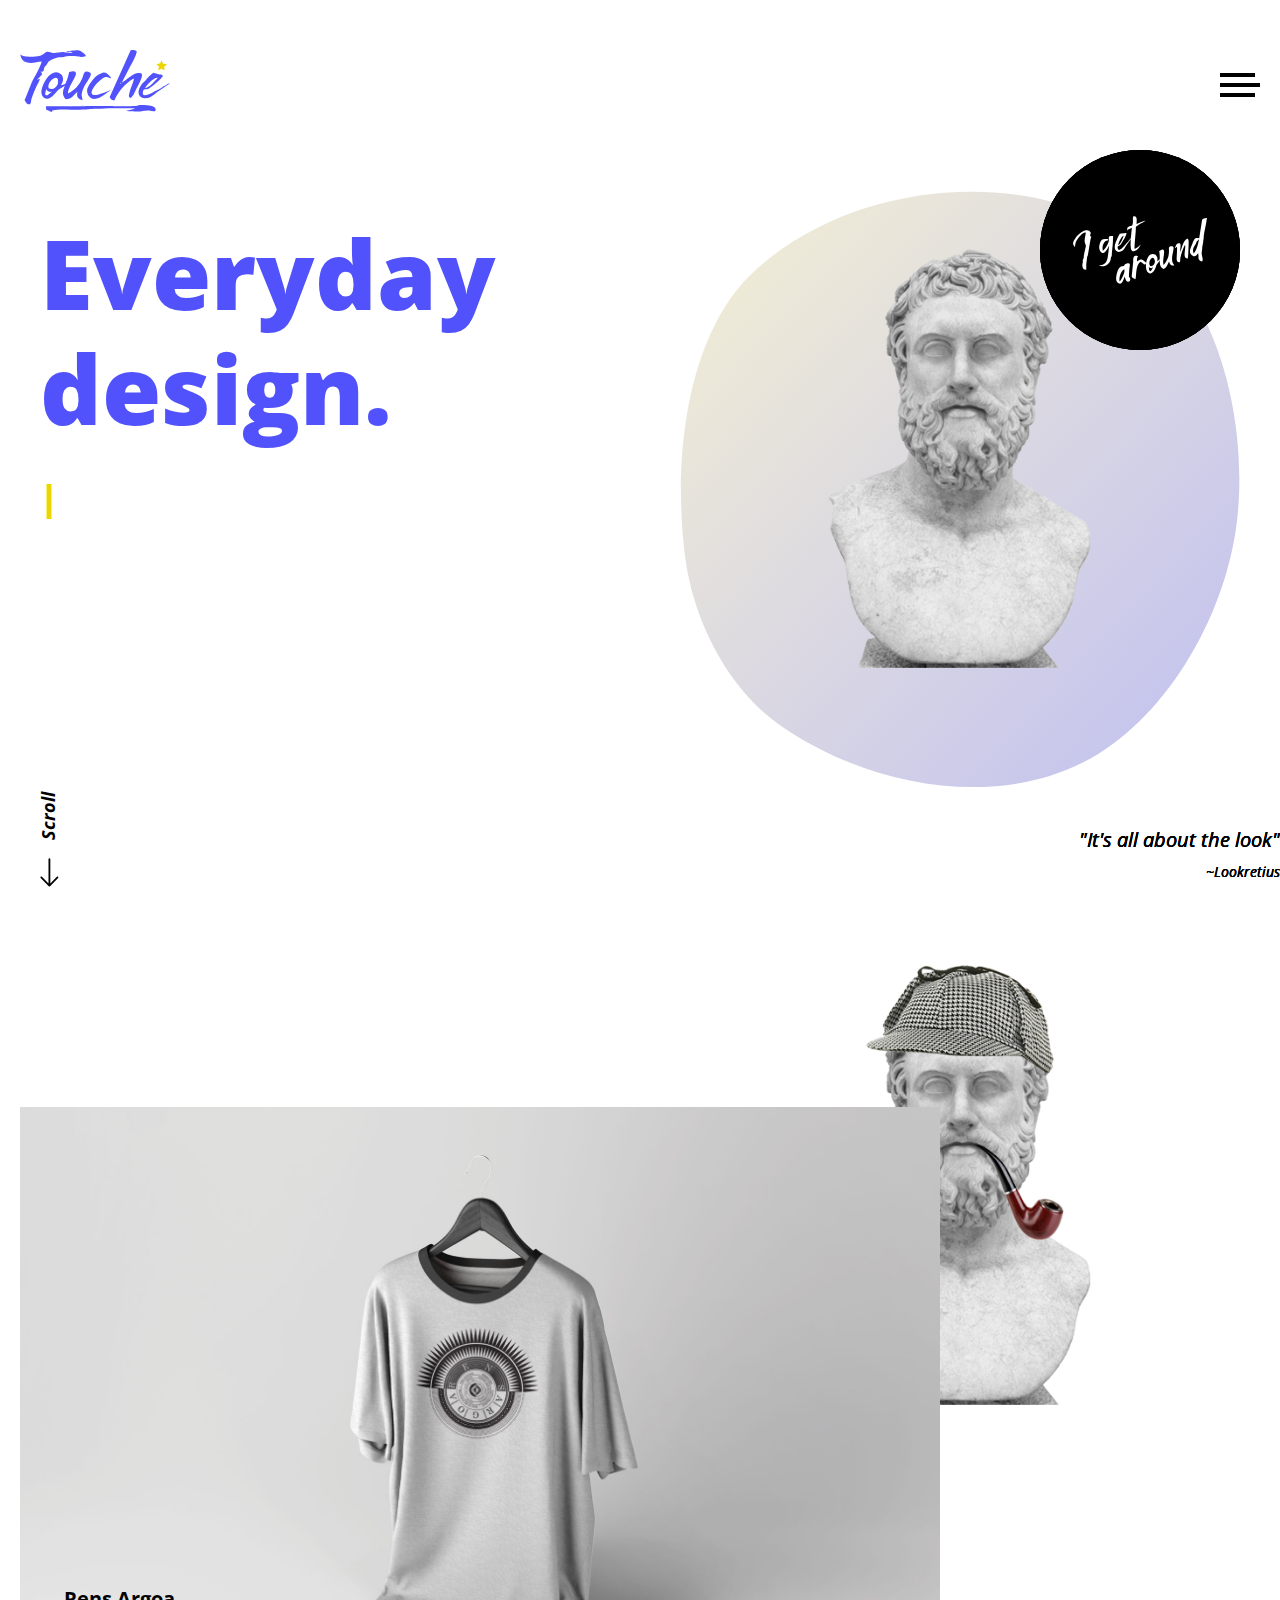
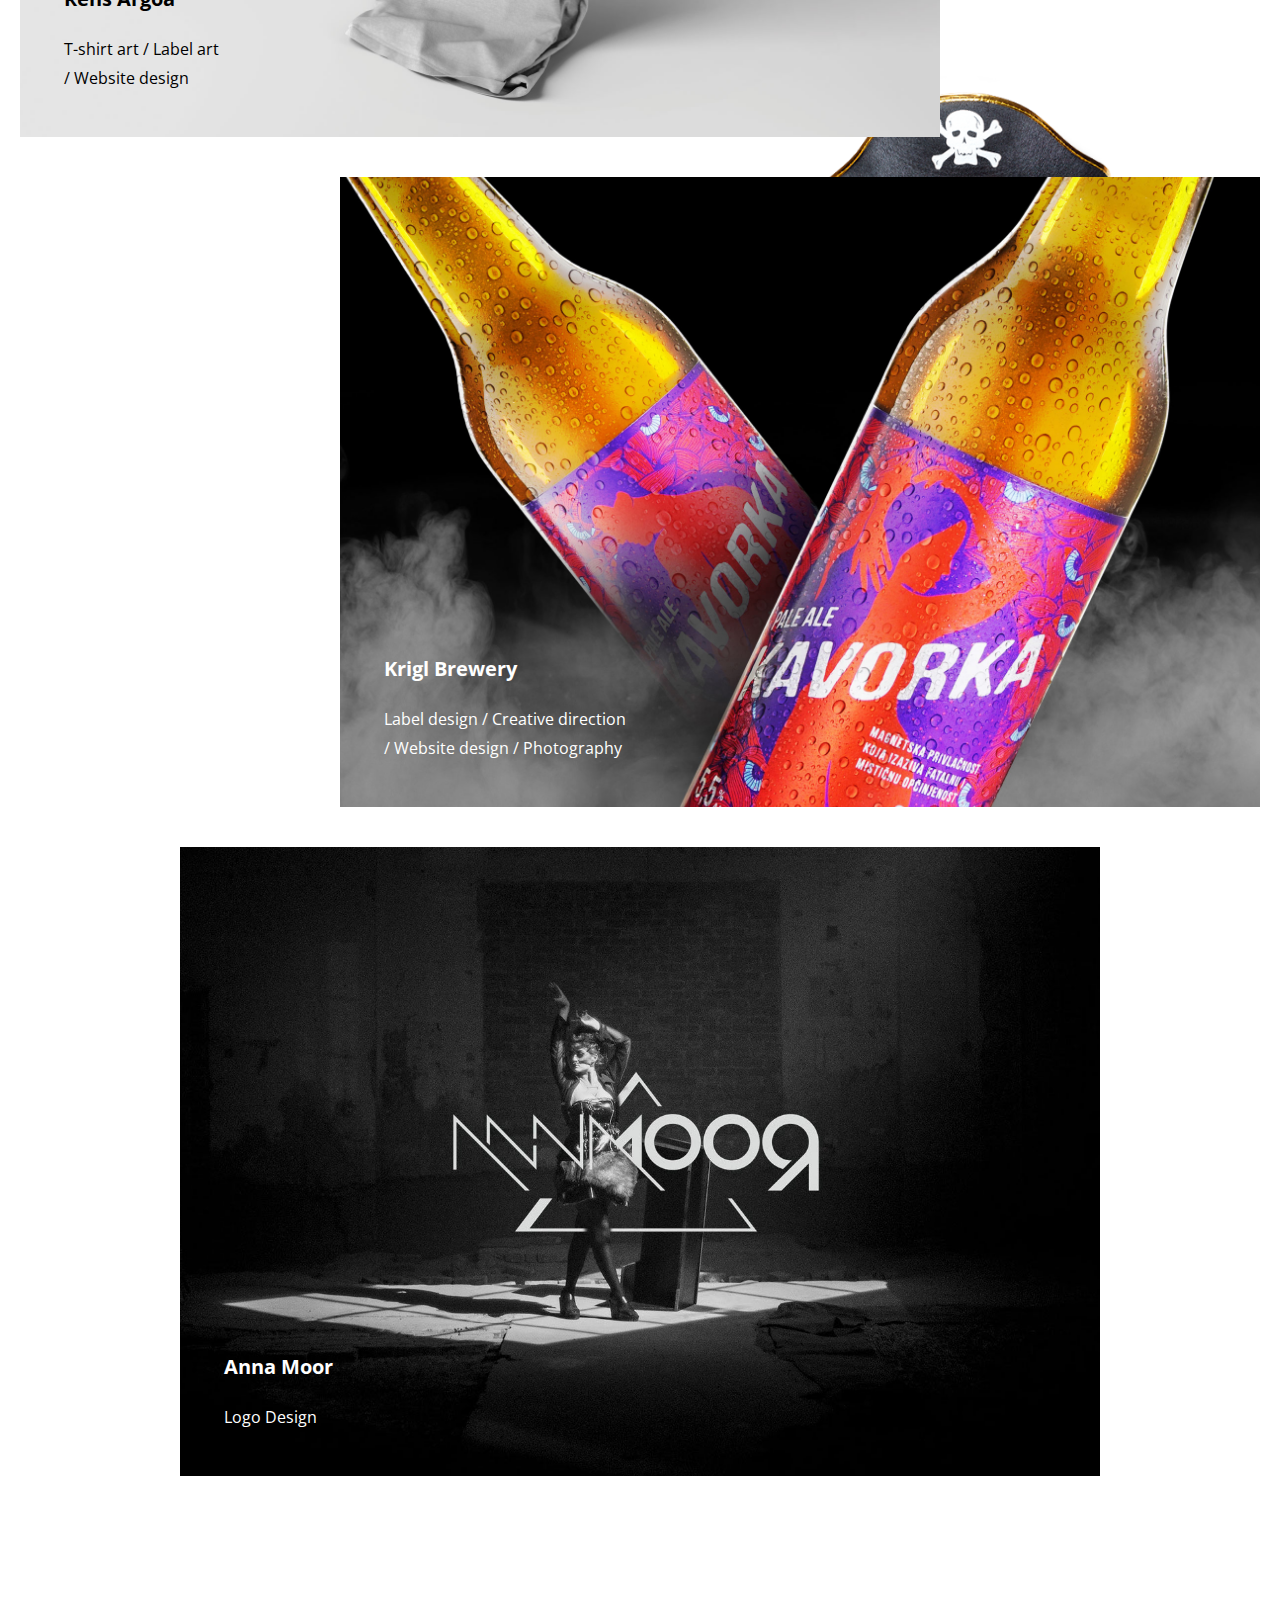
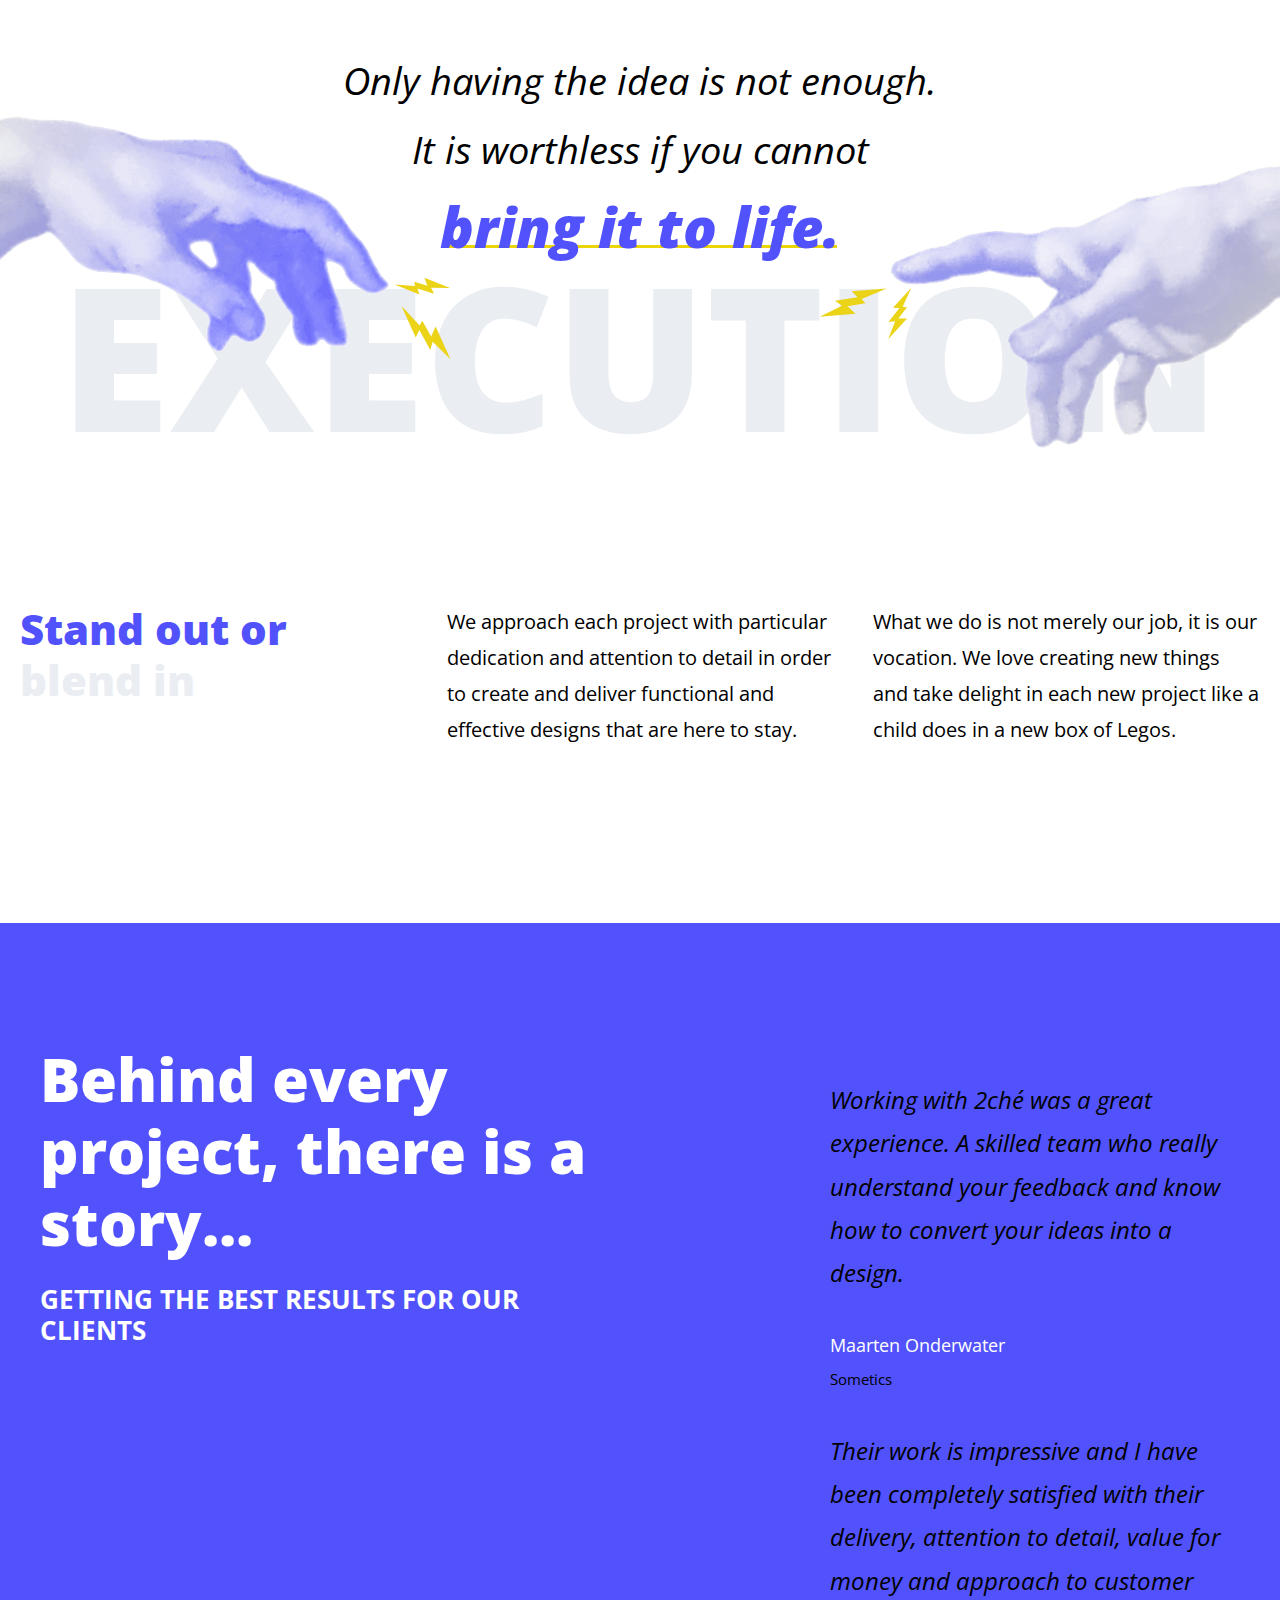
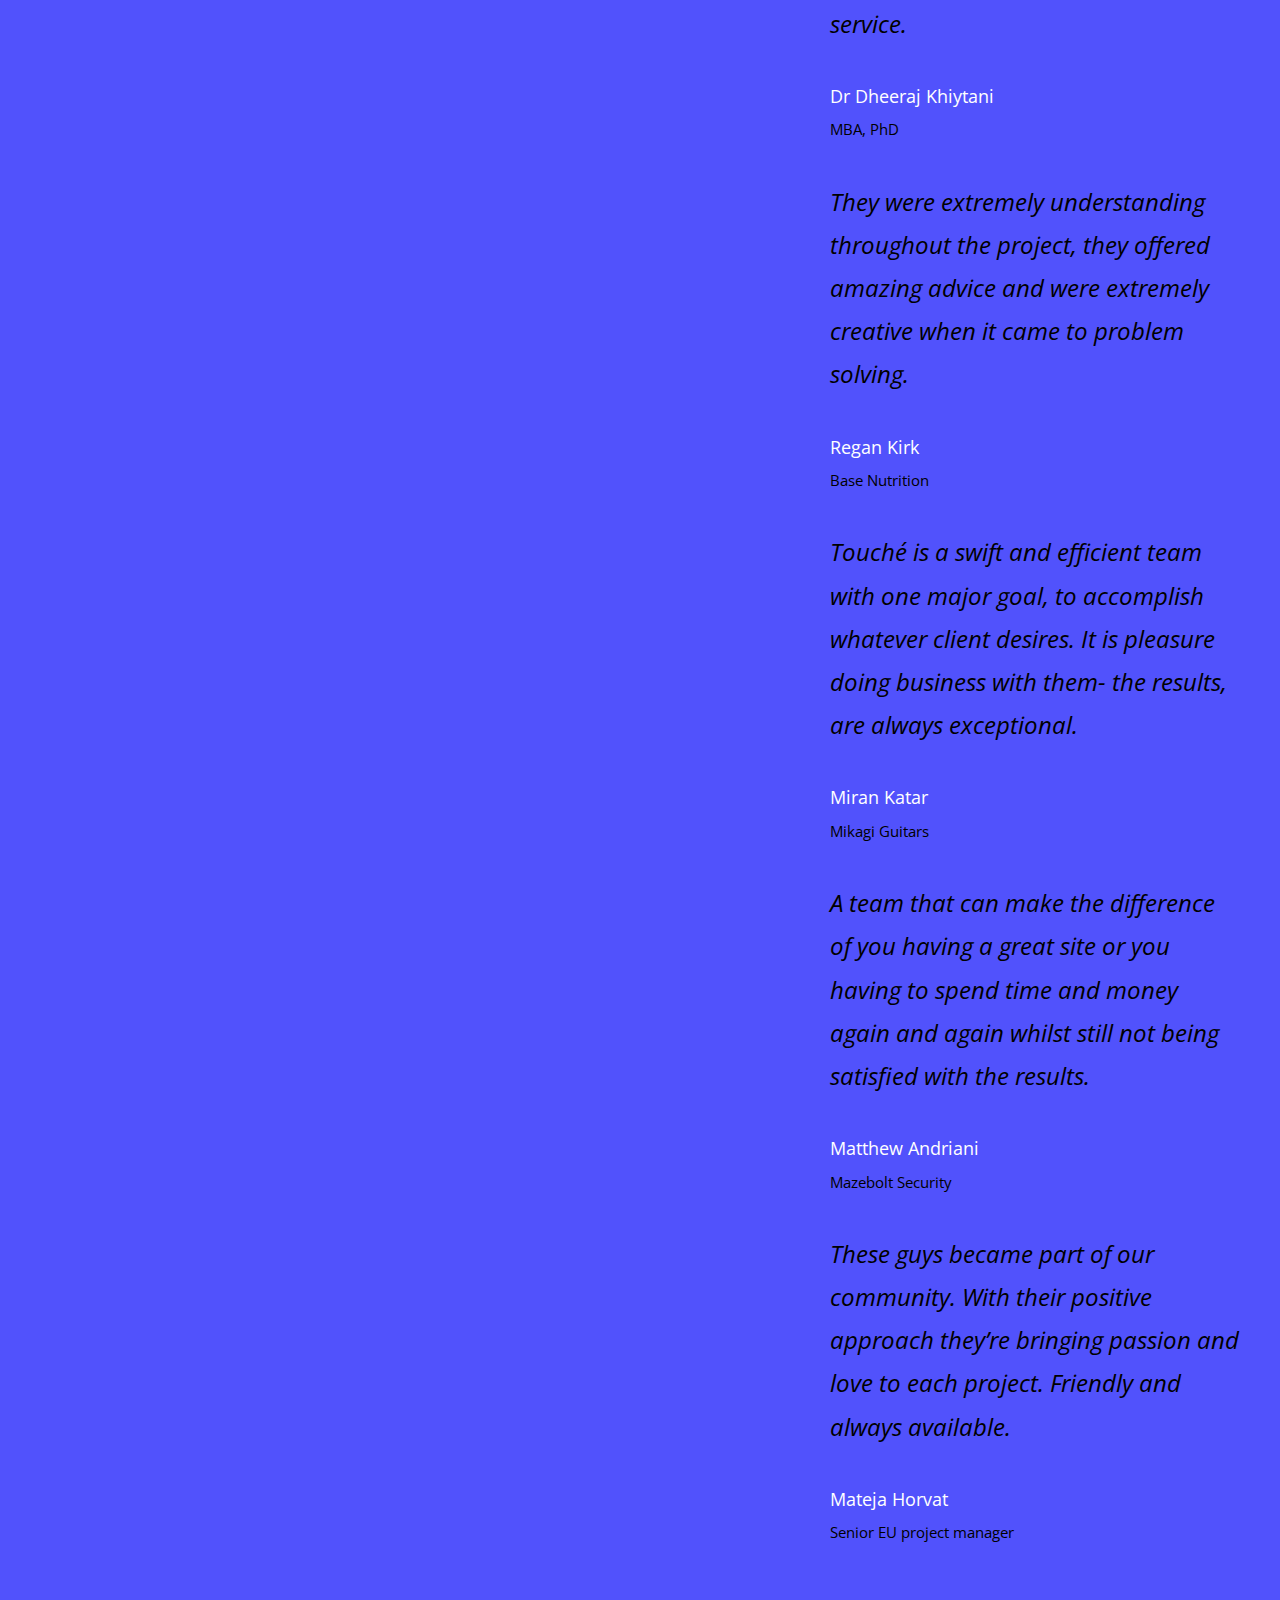
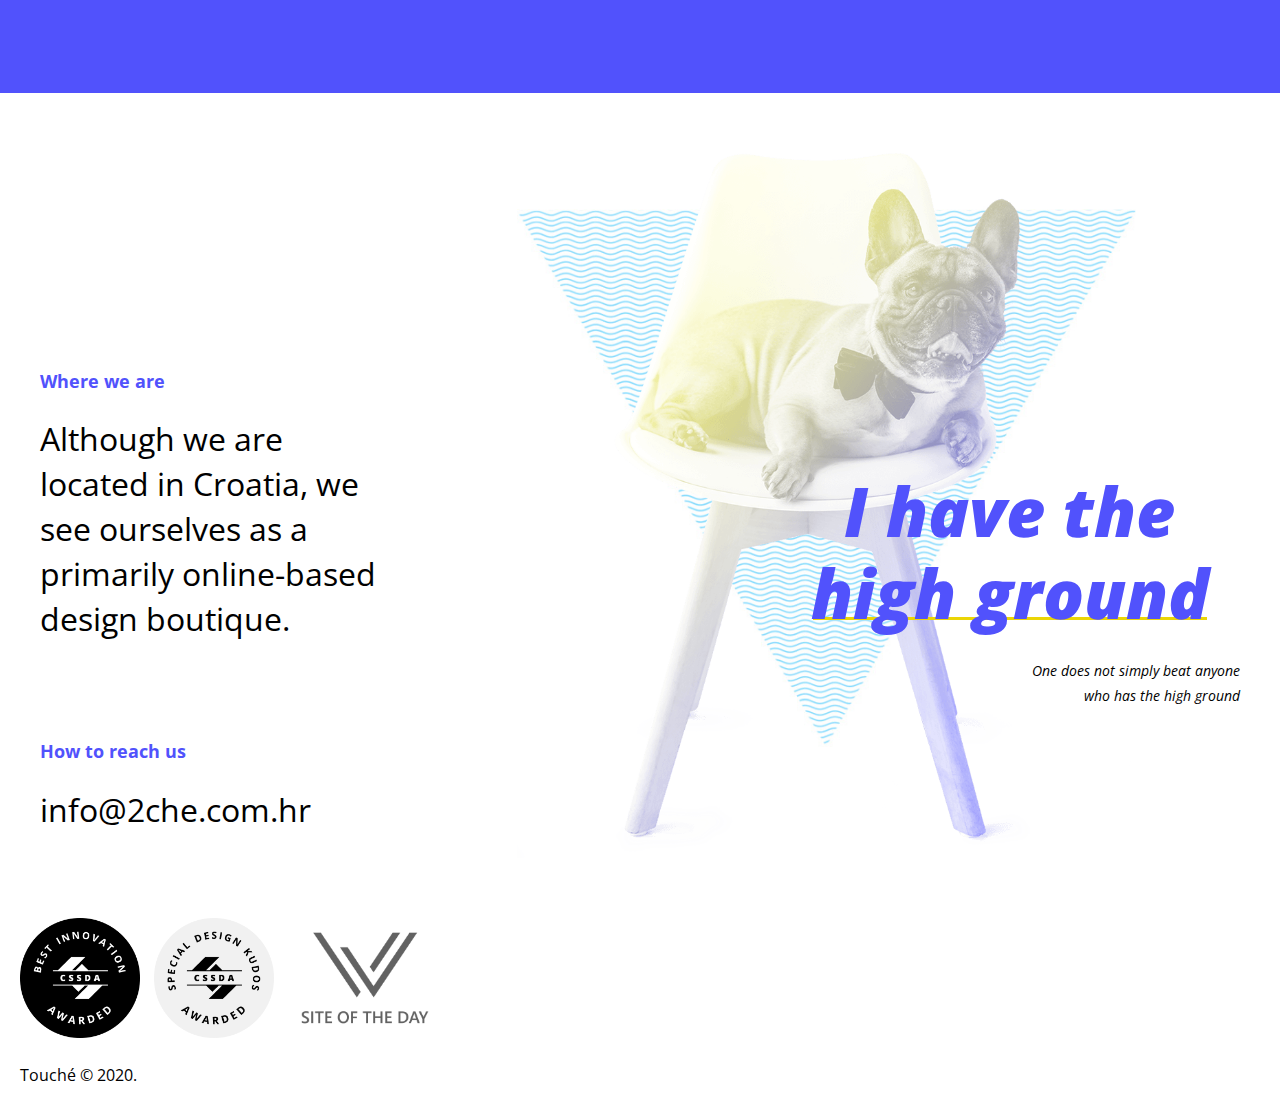
<file: index.html>
<!DOCTYPE html>
<html lang="en">
<head>
    <meta charset="UTF-8">
    <title>Home / Touché / Digital Design and Branding</title>
    <meta name="description" content=""/>
    <meta name="keywords" content=""/>
    
    <meta name="author" content="Artur Zybin" />
    <meta name="copyright" content="Artur Zybin" />
    
    <meta name="robots" content="index,follow" />
    
    <link rel="icon" type="image/png" sizes="32x32" href="img/favicon_32.png">
    <link rel="icon" type="image/png" sizes="16x16" href="img/favicon_16.png">
    
    <link rel="stylesheet" href="css/styles.min.css">
    
    <link rel="stylesheet" href="css/libs/normalize.min.css">
    <link rel="stylesheet" href="css/libs/slick/slick.min.css">
    <link rel="stylesheet" href="css/libs/slick/slick-theme.min.css">
    
    <link href="css/libs/font-awesome.min.css" rel="stylesheet">
    
    <link href="https://fonts.googleapis.com/css?family=Open+Sans:300,300i,400,400i,700,700i,800,800i&amp;subset=latin-ext" rel="stylesheet">
</head>
<body>
    <header class="header">
        <div class="header-inner">
            <a href="" class="header-logo"><img src="img/touche-logo.svg" alt="logo"></a>
            <button class="header-burger"><span></span></button>
            <div class="menu">
                <ul class="menu-list">
                    <li class="menu-list-item"><a href="index.html">Home</a></li>
                    <li class="menu-list-item"><a href="about.html">About</a></li>
                    <li class="menu-list-item"><a href="/">Work</a></li>
                    <li class="menu-list-item"><a href="/">Contact</a></li>
                </ul>
                <div class="menu-contacts">
                    <p class="menu-contacts-title">Tell us about your project. We're good listeners.</p>
                    <h4 class="menu-email"><a href="mailto:info@2che.com.hr">info@2che.com.hr</a></h4>
                </div>
            </div>
        </div>
    </header>
    
    <div class="hero">
        <div class="container">
            <div class="hero-data">
                <div class="hero-heading">Everyday <br>design.</div>
                <div class="hero-subheading">
                    <span class="typed"></span><span class="typed-cursor">|</span>
                </div>
            </div>
            
            <div class="hero-slides-wrap">
                <div class="hero-background">
                    <svg class="scene" preserveAspectRatio="none" viewBox="0 0 800 700">
                        <linearGradient id="fillGradient" x2="1" y2="1">
                            <stop offset="0%" stop-color="#F5F0D3" />
                            <stop offset="100%" stop-color="#BFBFF1" />
                        </linearGradient>
                        <path d="M 1066,436 C 1051,543.8 973.2,656.2 873.6,700.1 756.6,751.7 600.9,725 492.4,657.4 431.5,619.5 387.5,546.9 376.7,476 360.3,368.3 377.9,229.2 462.5,160.5 589.5,57.34 815.4,42.24 952.4,131.7 1044,190.8 1081,328.8 1066,436 Z" pathdata="M 1041,450.4 C 1023,547.7 992.8,667.7 905.7,714.5 793.1,775 639,728.7 524.5,671.8 453.3,636.4 382.2,575.4 360.2,499 329.7,393 344.6,249.2 426,174.9 568.6,44.66 851.1,-8.71 1002,111.8 1091,182.7 1061,338.6 1041,450.4 Z;M 1066,436 C 1051,543.8 976.5,664.5 873.6,700.1 761,739.1 636.4,655.8 529.5,603.1 441.6,559.8 325.8,520.1 293.8,427.5 263.1,338.4 294.5,213.4 368.2,154.8 520.7,33.48 790.1,23.76 952.4,131.7 1043,191.7 1081,328.8 1066,436 Z;M 1066,436 C 1053,531.1 930.7,580.1 842.2,617.2 734,662.7 598.4,707.8 492.4,657.4 427.6,626.6 387.5,546.9 376.7,476 360.3,368.3 376.9,227.9 462.5,160.5 567.6,77.69 749.9,37.5 863.8,148.8 947.6,230.7 1082,320.1 1066,436 Z"/>
                    </svg>
                </div>
                
                <div class="hero-slider">
                    <div class="one-slide">
                        <img src="img/ico_slide_01.svg" class="badge" alt="">
                        <img src="img/img_slide_01.png" class="avatar" alt="">
                        <div class="quote">
                            "It's all about the look"<br>
                            <span>~Lookretius</span>
                        </div>
                    </div>
                    <div class="one-slide">
                        <img src="img/ico_slide_02.svg" class="badge" alt="">
                        <img src="img/img_slide_02.png" class="avatar" alt="">
                        <div class="quote">
                            "It's all about the look"<br>
                            <span>~Lookretius</span>
                        </div>
                    </div>
                    <div class="one-slide">
                        <img src="img/ico_slide_03.svg" class="badge" alt="">
                        <img src="img/img_slide_03.png" class="avatar" alt="">
                        <div class="quote">
                            "It's all about the look"<br>
                            <span>~Lookretius</span>
                        </div>
                    </div>
                    <div class="one-slide">
                        <img src="img/ico_slide_04.svg" class="badge" alt="">
                        <img src="img/img_slide_04.png" class="avatar" alt="">
                        <div class="quote">
                            "It's all about the look"<br>
                            <span>~Lookretius</span>
                        </div>
                    </div>
                </div>
            </div>
            <div class="scroll-tooltip">
                <span>Scroll</span>
                <img src="img/arrow_down.svg" alt="arrow">
            </div>
        </div>
    </div>
    
    
    <div class="authors">
        <div class="container">
            <div class="card card-1">
                <a class="card-link" href="#">
                    <div class="card-image-wrapper">
                        <div class="card-image" style="background-image: url('img/projects/rens-argoa/rens_argoa_apparel_design.jpg');">
                            <img src="img/projects/rens-argoa/rens_argoa_apparel_design.jpg" style="visibility: hidden">
                        </div>
                    </div>
                    <div class="card-data">
                        <h5 class="card-title">Rens Argoa</h5>
                        <p class="card-description">
                            T-shirt art / Label art<br>
                            / Website design
                        </p>
                    </div>
                </a>
            </div>
            <div class="card card-2">
                <a class="card-link" href="#">
                    <div class="card-image-wrapper">
                        <div class="card-image" style="background-image: url('img/projects/krigl-brewery/beer_label_designs.jpg');">
                            <img src="img/projects/rens-argoa/rens_argoa_apparel_design.jpg" style="visibility: hidden">
                        </div>
                    </div>
                    <div class="card-data">
                        <h5 class="card-title">Krigl Brewery</h5>
                        <p class="card-description">
                            Label design / Creative direction<br>
                            / Website design / Photography
                        </p>
                    </div>
                </a>
            </div>
            <div class="card card-3">
                <a class="card-link" href="#">
                    <div class="card-image-wrapper">
                        <div class="card-image" style="background-image: url('img/projects/anna-moor/anna_moor_video.jpg');">
                            <img src="img/projects/rens-argoa/rens_argoa_apparel_design.jpg" style="visibility: hidden">
                        </div>
                    </div>
                    <div class="card-data">
                        <h5 class="card-title">Anna Moor</h5>
                        <p class="card-description">
                            Logo Design
                        </p>
                    </div>
                </a>
            </div>
        </div>
    </div>
    
    <div class="hands">
        <div class="container">
            <div class="hand hand-left"><img src="img/hand_left.png"></div>
            <p class="hands-phrase">
                Only having the idea is not enough.<br>
                It is worthless if you cannot
            </p>
            <h2 class="hands-title"><span>bring it to life.</span></h2>
            <span class="hands-undertext">EXECUTION</span>
            <div class="hand hand-right"><img src="img/hand_right.png"></div>
        </div>
    </div>
    
    <div class="standout">
        <div class="container">
            <div class="standout-title"><h2>Stand out or <span>blend in</span></h2></div>
            <div class="standout-phrase"><p>We approach each project with particular dedication and attention to detail in order to create and deliver functional and effective designs that are here to stay.</p></div>
            <div class="standout-phrase"><p>What we do is not merely our job, it is our vocation. We love creating new things and take delight in each new project like a child does in a new box of Legos.</p></div>
        </div>
    </div>
    
    <div class="testimonials">
        <div class="container">
            <div class="testimonials-column">
                <h3 class="testimonials-title">Behind every project, there is a story...</h3>
                <h5 class="testimonials-subtitle">GETTING THE BEST RESULTS FOR OUR CLIENTS</h5>
            </div>
            <div class="testimonials-column">
                <div class="testimonials-slider">
                    <div class="slide">
                        <p class="testimonials-quote">Working with 2ché was a great experience. A skilled team who really understand your feedback and know how to convert your ideas into a design.</p>
                        <p class="testimonials-author">
                            Maarten Onderwater<br>
                            <span>Sometics</span>
                        </p>
                    </div>
                    <div class="slide">
                        <p class="testimonials-quote">Their work is impressive and I have been completely satisfied with their delivery, attention to detail, value for money and approach to customer service.</p>
                        <p class="testimonials-author">
                            Dr Dheeraj Khiytani<br>
                            <span>MBA, PhD</span>
                        </p>
                    </div>
                    <div class="slide">
                        <p class="testimonials-quote">They were extremely understanding throughout the project, they offered amazing advice and were extremely creative when it came to problem solving.</p>
                        <p class="testimonials-author">
                            Regan Kirk<br>
                            <span>Base Nutrition</span>
                        </p>
                    </div>
                    <div class="slide">
                        <p class="testimonials-quote">Touché is a swift and efficient team with one major goal, to accomplish whatever client desires. It is pleasure doing business with them- the results, are always exceptional.</p>
                        <p class="testimonials-author">
                            Miran Katar<br>
                            <span>Mikagi Guitars</span>
                        </p>
                    </div>
                    <div class="slide">
                        <p class="testimonials-quote">A team that can make the difference of you having a great site or you having to spend time and money again and again whilst still not being satisfied with the results.</p>
                        <p class="testimonials-author">
                            Matthew Andriani<br>
                            <span>Mazebolt Security</span>
                        </p>
                    </div>
                    <div class="slide">
                        <p class="testimonials-quote">These guys became part of our community. With their positive approach they’re bringing passion and love to each project. Friendly and always available.</p>
                        <p class="testimonials-author">
                            Mateja Horvat<br>
                            <span>Senior EU project manager</span>
                        </p>
                    </div>
                </div>
                <div class="testimonials-arrows"></div>
            </div>
        </div>
    </div>
    
    <div class="our-location">
        <div class="container">
            <div class="location-info">
                <h6 class="location-info-title">Where we are</h6>
                <p class="location-info-sentence">Although we are located in Croatia, we see ourselves as a primarily online-based design boutique.</p>
                <h6 class="location-info-title">How to reach us</h6>
                <p class="location-info-sentence"><a href="mailto:info@2che.com.hr">info@2che.com.hr</a></p>
            </div>
            <div class="location-card">
                <div class="location-figure">
                    <img class="location-figure-background" src="img/triangle_pattern.jpg">
                    <img src="img/dog_chair.png">
                </div>
                <div class="location-card-content">
                    <div class="location-card-title">
                        I have the<br>
                        <span>high ground</span>
                    </div>
                    <div class="location-card-subtitle">
                        One does not simply beat anyone<br>
                        who has the high ground
                    </div>
                </div>
            </div>
        </div>
    </div>
    
    <div class="awards">
        <div class="container">
            <img src="img/best-innovation-black.png">
            <img src="img/cssda-special-kudos-white.png">
            <img src="img/sotd-black.png">
        </div>
    </div>
    
    <footer class="footer">
        <div class="container">Touché © 2020.</div>
    </footer>
    
    
    <!--jquery-->
    <script src="https://code.jquery.com/jquery-3.2.1.slim.min.js" integrity="sha384-KJ3o2DKtIkvYIK3UENzmM7KCkRr/rE9/Qpg6aAZGJwFDMVNA/GpGFF93hXpG5KkN" crossorigin="anonymous"></script>
    <script src="https://cdnjs.cloudflare.com/ajax/libs/popper.js/1.12.9/umd/popper.min.js" integrity="sha384-ApNbgh9B+Y1QKtv3Rn7W3mgPxhU9K/ScQsAP7hUibX39j7fakFPskvXusvfa0b4Q" crossorigin="anonymous"></script>
    <!--anime.js-->
    <script type="text/javascript" src="js/01_anime.min.js"></script>
    <!--slick-->
    <script type="text/javascript" src="js/02_slick.min.js"></script>
    
    <script type="text/javascript" src="js/menu.js"></script>
    <script type="text/javascript" src="js/sliders.js"></script>
</body>
</html>
</file>
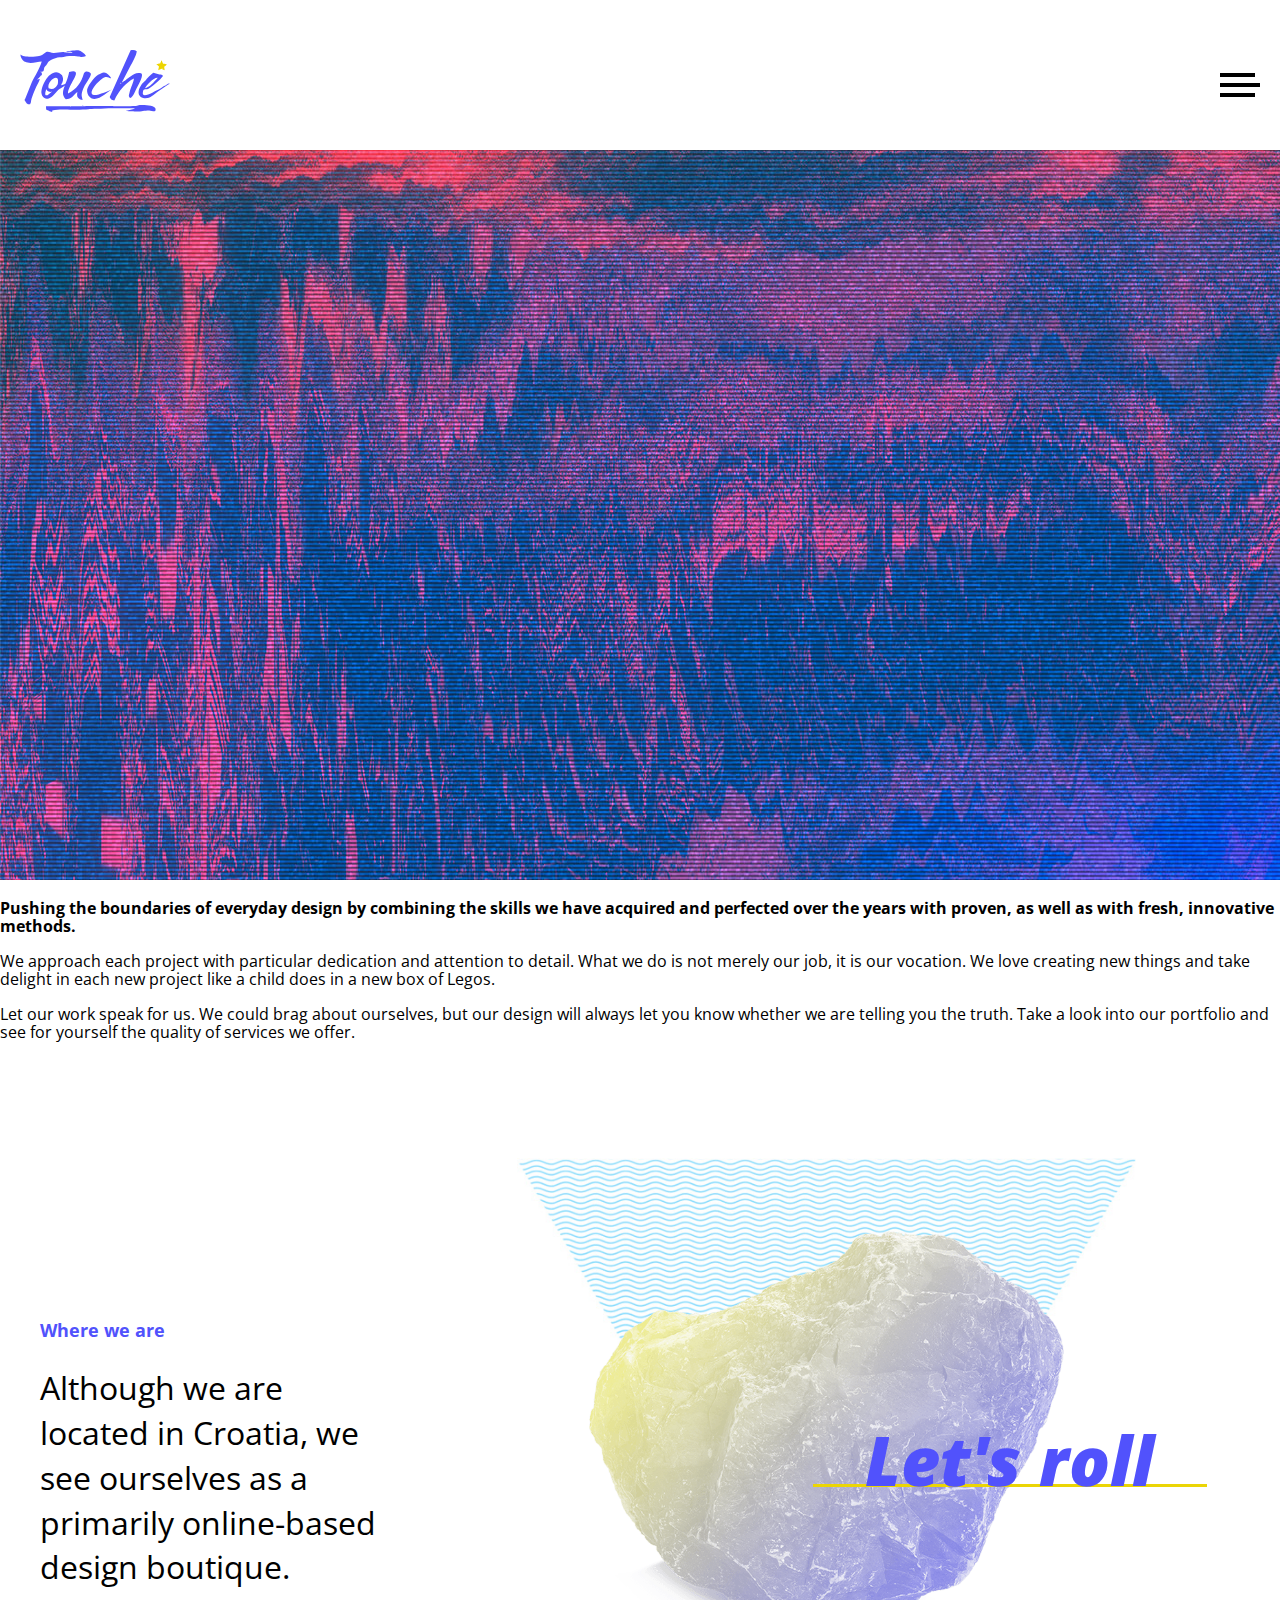
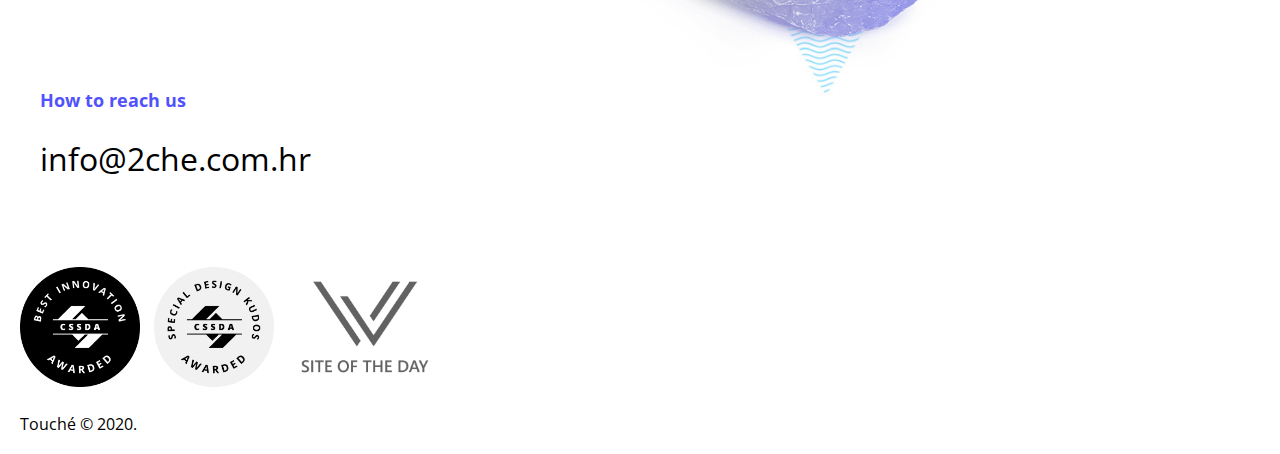
<file: about.html>
<!DOCTYPE html>
<html lang="en">
<head>
    <meta charset="UTF-8">
    <title>Home / Touché / Digital Design and Branding</title>
    <meta name="description" content=""/>
    <meta name="keywords" content=""/>
    
    <meta name="author" content="Artur Zybin" />
    <meta name="copyright" content="Artur Zybin" />
    
    <meta name="robots" content="index,follow" />
    
    <link rel="icon" type="image/png" sizes="32x32" href="img/favicon_32.png">
    <link rel="icon" type="image/png" sizes="16x16" href="img/favicon_16.png">
    
    <link rel="stylesheet" href="css/styles.min.css">
    
    <link rel="stylesheet" href="css/libs/normalize.min.css">
    <link rel="stylesheet" href="css/libs/slick/slick.min.css">
    <link rel="stylesheet" href="css/libs/slick/slick-theme.min.css">
    
    <link href="css/libs/font-awesome.min.css" rel="stylesheet">
    
    <link href="https://fonts.googleapis.com/css?family=Open+Sans:300,300i,400,400i,700,700i,800,800i&amp;subset=latin-ext" rel="stylesheet">
</head>
<body>
    <header class="header">
        <div class="header-inner">
            <a href="" class="header-logo"><img src="img/touche-logo.svg" alt="logo"></a>
            <button class="header-burger"><span></span></button>
            <div class="menu">
                <ul class="menu-list">
                    <li class="menu-list-item"><a href="index.html">Home</a></li>
                    <li class="menu-list-item"><a href="about.html">About</a></li>
                    <li class="menu-list-item"><a href="/">Work</a></li>
                    <li class="menu-list-item"><a href="/">Contact</a></li>
                </ul>
                <div class="menu-contacts">
                    <p class="menu-contacts-title">Tell us about your project. We're good listeners.</p>
                    <h4 class="menu-email"><a href="mailto:info@2che.com.hr">info@2che.com.hr</a></h4>
                </div>
            </div>
        </div>
    </header>

    <main class="main">
        <div class="container">
            <h1 class="main-title">We design and build for both interactive and print.</h1>
            <img src="img/touche_digital.jpg" class="main-img">
            <div class="main-content">
                <p class="main-content-paragraph"><strong>Pushing the boundaries of everyday design by combining the skills we have acquired and perfected over the years with proven, as well as with fresh, innovative methods.</strong></p>
                <p class="main-content-paragraph">We approach each project with particular dedication and attention to detail. What we do is not merely our job, it is our vocation. We love creating new things and take delight in each new project like a child does in a new box of Legos.</p>
                <p class="main-content-paragraph">Let our work speak for us. We could brag about ourselves, but our design will always let you know whether we are telling you the truth. Take a look into our portfolio and see for yourself the quality of services we offer.</p>
            </div>
        </div>
    </main>

    <div class="our-location">
        <div class="container">
            <div class="location-info">
                <h6 class="location-info-title">Where we are</h6>
                <p class="location-info-sentence">Although we are located in Croatia, we see ourselves as a primarily online-based design boutique.</p>
                <h6 class="location-info-title">How to reach us</h6>
                <p class="location-info-sentence"><a href="mailto:info@2che.com.hr">info@2che.com.hr</a></p>
            </div>
            <div class="location-card">
                <div class="location-figure">
                    <img class="location-figure-background" src="img/triangle_pattern.jpg">
                    <img src="img/rock_roll.png">
                </div>
                <div class="location-card-content">
                    <div class="location-card-title">
                        <span>Let's roll</span>
                    </div>
                </div>
            </div>
        </div>
    </div>
    
    <div class="awards">
        <div class="container">
            <img src="img/best-innovation-black.png">
            <img src="img/cssda-special-kudos-white.png">
            <img src="img/sotd-black.png">
        </div>
    </div>
    
    <footer class="footer">
        <div class="container">Touché © 2020.</div>
    </footer>
    
    
    <!--jquery-->
    <script src="https://code.jquery.com/jquery-3.2.1.slim.min.js" integrity="sha384-KJ3o2DKtIkvYIK3UENzmM7KCkRr/rE9/Qpg6aAZGJwFDMVNA/GpGFF93hXpG5KkN" crossorigin="anonymous"></script>
    <script src="https://cdnjs.cloudflare.com/ajax/libs/popper.js/1.12.9/umd/popper.min.js" integrity="sha384-ApNbgh9B+Y1QKtv3Rn7W3mgPxhU9K/ScQsAP7hUibX39j7fakFPskvXusvfa0b4Q" crossorigin="anonymous"></script>
    
    <script type="text/javascript" src="js/menu.js"></script>
</body>
</html>
</file>
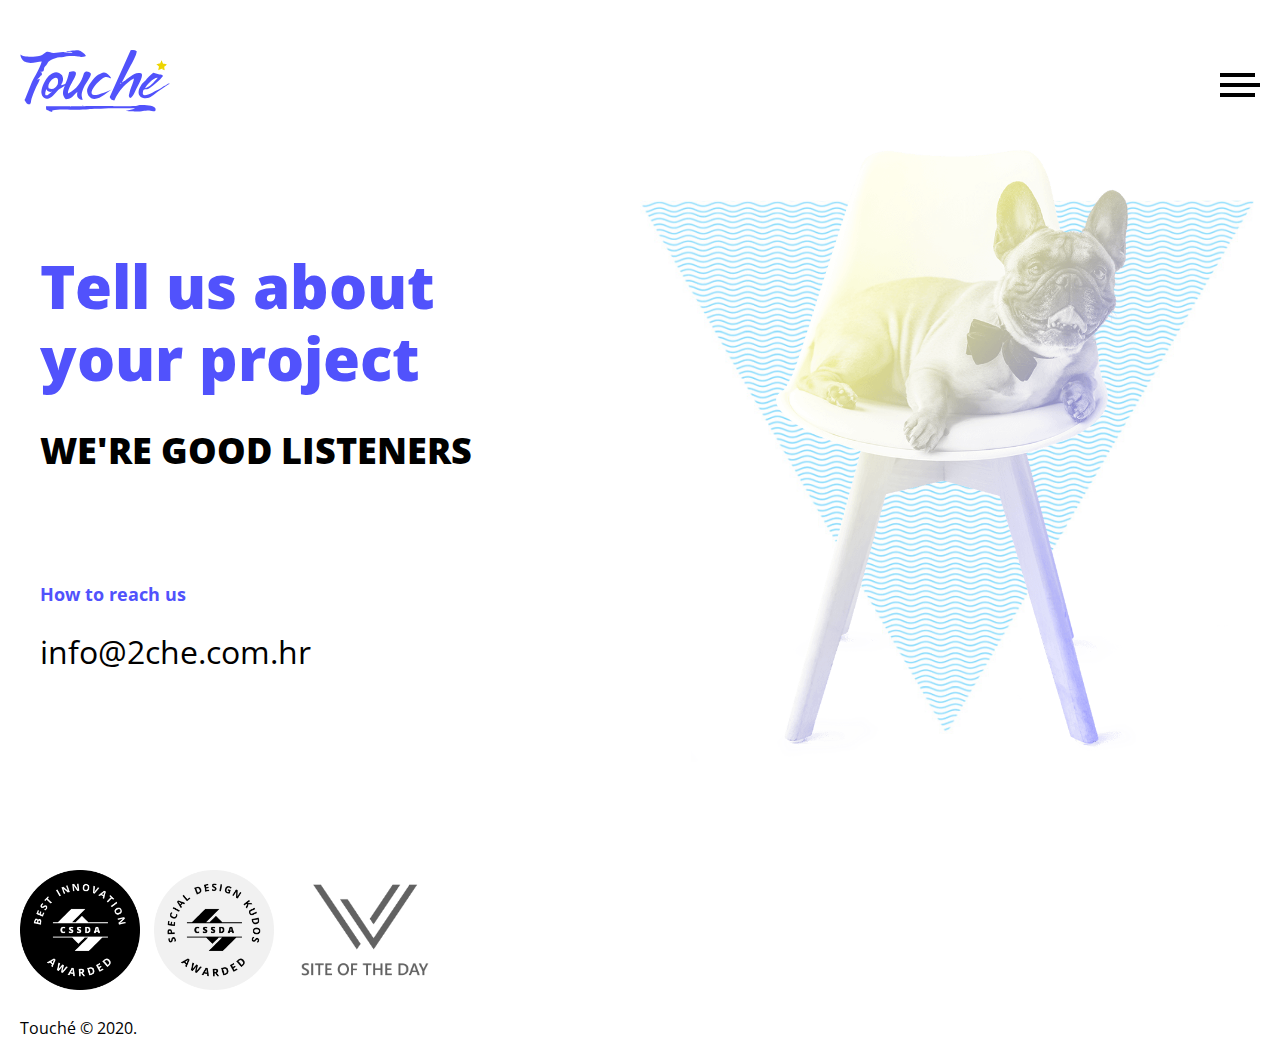
<file: contacts.html>
<!DOCTYPE html>
<html lang="en">
<head>
    <meta charset="UTF-8">
    <title>Home / Touché / Digital Design and Branding</title>
    <meta name="description" content=""/>
    <meta name="keywords" content=""/>
    
    <meta name="author" content="Artur Zybin" />
    <meta name="copyright" content="Artur Zybin" />
    
    <meta name="robots" content="index,follow" />
    
    <link rel="icon" type="image/png" sizes="32x32" href="img/favicon_32.png">
    <link rel="icon" type="image/png" sizes="16x16" href="img/favicon_16.png">
    
    <link rel="stylesheet" href="css/styles.min.css">
    
    <link href="https://fonts.googleapis.com/css?family=Open+Sans:300,300i,400,400i,700,700i,800,800i&amp;subset=latin-ext" rel="stylesheet">
</head>
<body>
    <header class="header">
        <div class="header-inner">
            <a href="index.html" class="header-logo"><img src="img/touche-logo.svg" alt="logo"></a>
            <button class="header-burger"><span></span></button>
            <div class="menu">
                <ul class="menu-list">
                    <li class="menu-list-item"><a href="index.html">Home</a></li>
                    <li class="menu-list-item"><a href="about.html">About</a></li>
                    <li class="menu-list-item"><a href="work.html">Work</a></li>
                    <li class="menu-list-item"><a href="contacts.html">Contact</a></li>
                </ul>
                <div class="menu-contacts">
                    <p class="menu-contacts-title">Tell us about your project. We're good listeners.</p>
                    <h4 class="menu-email"><a href="mailto:info@2che.com.hr">info@2che.com.hr</a></h4>
                </div>
            </div>
        </div>
    </header>

    <div class="contacts-main">
        <div class="container">
            <div class="main-info">
                <h6 class="main-info-heading">
                    Tell us about<br>
                    your project
                </h6>
                <p class="main-info-subheading">WE'RE GOOD LISTENERS</p>
                <h6 class="main-info-title">How to reach us</h6>
                <p class="main-info-sentence"><a href="mailto:info@2che.com.hr">info@2che.com.hr</a></p>
            </div>
            <div class="main-figure">
                <img class="main-figure-background" src="img/triangle_pattern.jpg">
                <img src="img/dog_chair.png">
            </div>
        </div>
    </div>
    
    <div class="awards">
        <div class="container">
            <img src="img/best-innovation-black.png">
            <img src="img/cssda-special-kudos-white.png">
            <img src="img/sotd-black.png">
        </div>
    </div>
    
    <footer class="footer">
        <div class="container">Touché © 2020.</div>
    </footer>
    
    
    <!--jquery-->
    <script src="https://code.jquery.com/jquery-3.2.1.slim.min.js" integrity="sha384-KJ3o2DKtIkvYIK3UENzmM7KCkRr/rE9/Qpg6aAZGJwFDMVNA/GpGFF93hXpG5KkN" crossorigin="anonymous"></script>
    <script src="https://cdnjs.cloudflare.com/ajax/libs/popper.js/1.12.9/umd/popper.min.js" integrity="sha384-ApNbgh9B+Y1QKtv3Rn7W3mgPxhU9K/ScQsAP7hUibX39j7fakFPskvXusvfa0b4Q" crossorigin="anonymous"></script>
    
    <script type="text/javascript" src="js/script.min.js"></script>
</body>
</html>
</file>
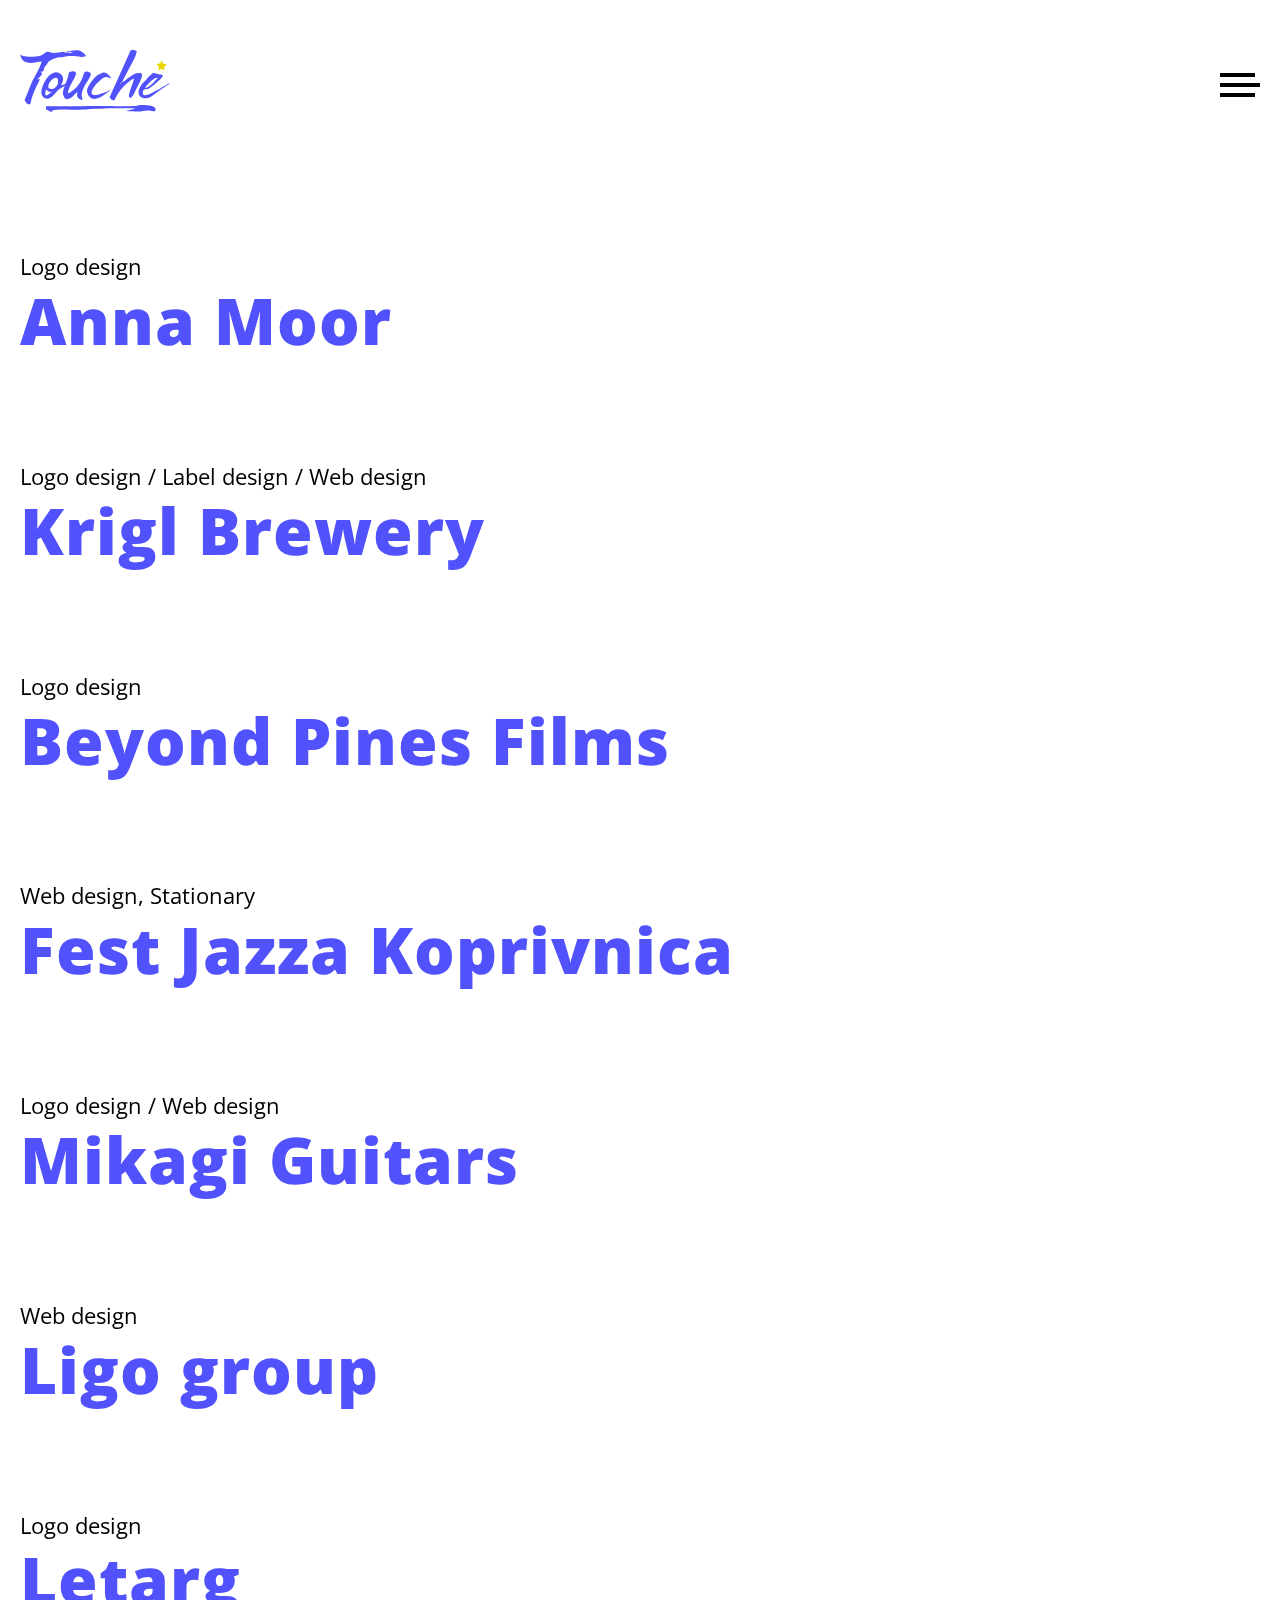
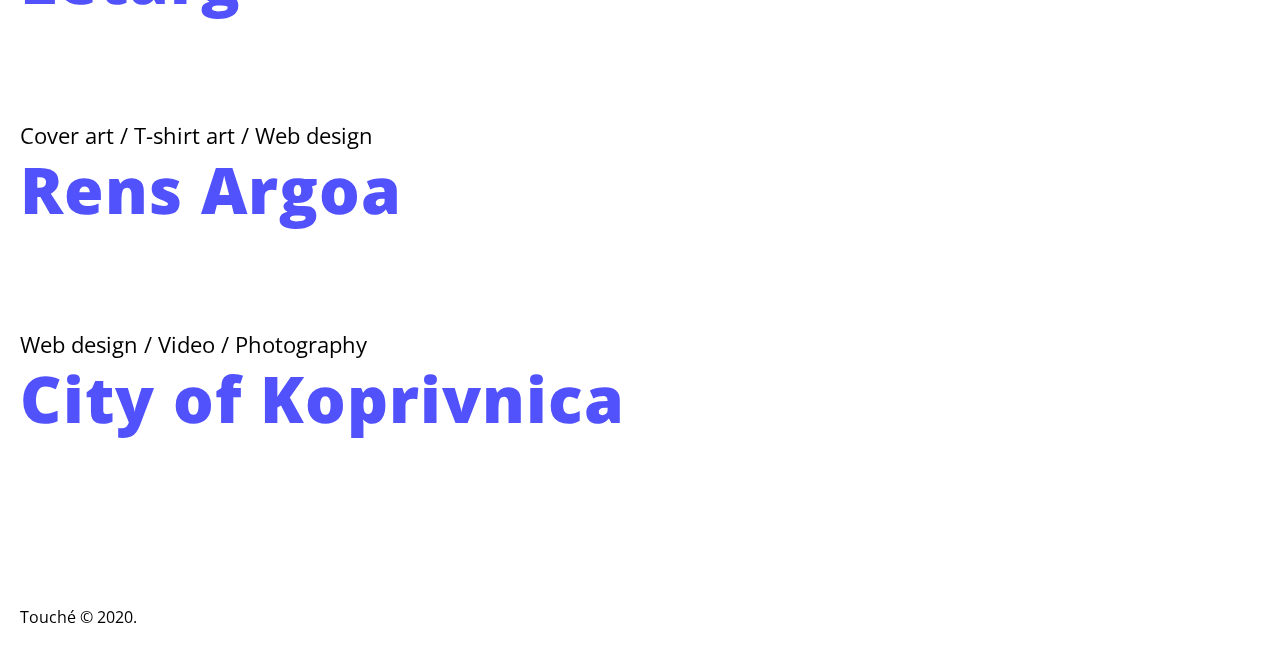
<file: work.html>
<!DOCTYPE html>
<html lang="en">
<head>
    <meta charset="UTF-8">
    <title>Our Work / Touché / Digital Design and Branding</title>
    <meta name="description" content="Functional and effective designs that are here to stay. We approach each project with particular dedication and attention to detail."/>
    
    <meta name="author" content="Artur Zybin" />
    <meta name="copyright" content="Artur Zybin" />
    
    <meta name="robots" content="index,follow" />
    
    <meta name="viewport" content="width=device-width, initial-scale=1.0, maximum-scale=1.0, minimum-scale=1.0, user-scalable=no">
    
    <link rel="icon" type="image/png" sizes="32x32" href="img/favicon_32.png">
    <link rel="icon" type="image/png" sizes="16x16" href="img/favicon_16.png">
    
    <link rel="stylesheet" href="css/styles.min.css">
    
    <link href="https://fonts.googleapis.com/css?family=Open+Sans:300,300i,400,400i,700,700i,800,800i&amp;subset=latin-ext" rel="stylesheet">
</head>
<body>
    <header class="header">
        <div class="header-inner">
            <a href="index.html" class="header-logo"><img src="img/touche-logo.svg" alt="logo"></a>
            <button class="header-burger"><span></span></button>
            <div class="menu">
                <ul class="menu-list">
                    <li class="menu-list-item"><a href="index.html">Home</a></li>
                    <li class="menu-list-item"><a href="about.html">About</a></li>
                    <li class="menu-list-item"><a href="work.html">Work</a></li>
                    <li class="menu-list-item"><a href="contacts.html">Contact</a></li>
                </ul>
                <div class="menu-contacts">
                    <p class="menu-contacts-title">Tell us about your project. We're good listeners.</p>
                    <h4 class="menu-email"><a href="mailto:info@2che.com.hr">info@2che.com.hr</a></h4>
                </div>
            </div>
        </div>
    </header>
    
    <div class="work-main">
        <div class="container">
            <div class="main-list">
                <a href="works-pages/anna-moor.html" class="main-list-item">
                    <span>Logo design</span>
                    <h2 class="title">Anna Moor</h2>
                </a>
                <div class="main-list-item-image" style="background-image: url('img/projects/anna_moor.jpg">
                    <img src="img/projects/anna_moor.jpg" hidden>
                </div>
                
                <a href="works-pages/krigl-brewery.html" class="main-list-item">
                    <span>Logo design / Label design / Web design</span>
                    <h2 class="title">Krigl Brewery</h2>
                </a>
                <div class="main-list-item-image" style="background-image: url('img/projects/krigl_brewery.jpg">
                    <img src="img/projects/krigl_brewery.jpg" hidden>
                </div>
                
                <a href="works-pages/beyond-pines-films.html" class="main-list-item">
                    <span>Logo design</span>
                    <h2 class="title">Beyond Pines Films</h2>
                </a>
                <div class="main-list-item-image" style="background-image: url('img/projects/beyond_pines.jpg">
                    <img src="img/projects/beyond_pines.jpg" hidden>
                </div>
                
                <a href="works-pages/fest-jazza-koprivnica.html" class="main-list-item">
                    <span>Web design, Stationary</span>
                    <h2 class="title">Fest Jazza Koprivnica</h2>
                </a>
                <div class="main-list-item-image" style="background-image: url('img/projects/fest_jazza.jpg">
                    <img src="img/projects/fest_jazza.jpg" hidden>
                </div>
                
                <a href="works-pages/mikagi-guitars.html" class="main-list-item">
                    <span>Logo design / Web design</span>
                    <h2 class="title">Mikagi Guitars</h2>
                </a>
                <div class="main-list-item-image" style="background-image: url('img/projects/mikagi_guitars.jpg">
                    <img src="img/projects/mikagi_guitars.jpg" hidden>
                </div>
                
                <a href="works-pages/ligo-group.html" class="main-list-item">
                    <span>Web design</span>
                    <h2 class="title">Ligo group</h2>
                </a>
                <div class="main-list-item-image" style="background-image: url('img/projects/ligo_group.jpg">
                    <img src="img/projects/ligo_group.jpg" hidden>
                </div>
                
                <a href="works-pages/letarg.html" class="main-list-item">
                    <span>Logo design</span>
                    <h2 class="title">Letarg</h2>
                </a>
                <div class="main-list-item-image" style="background-image: url('img/projects/letarg.jpg">
                    <img src="img/projects/letarg.jpg" hidden>
                </div>
                
                <a href="works-pages/rens-argoa.html" class="main-list-item">
                    <span>Cover art / T-shirt art / Web design</span>
                    <h2 class="title">Rens Argoa</h2>
                </a>
                <div class="main-list-item-image" style="background-image: url('img/projects/rens_argoa.jpg">
                    <img src="img/projects/rens_argoa.jpg" hidden>
                </div>
                
                <a href="works-pages/city-of-koprivnica.html" class="main-list-item">
                    <span>Web design / Video / Photography</span>
                    <h2 class="title">City of Koprivnica</h2>
                </a>
                <div class="main-list-item-image" style="background-image: url('img/projects/city_of_koprivnica.jpg">
                    <img src="img/projects/city_of_koprivnica.jpg" hidden>
                </div>
            </div>
        </div>
    </div>
    
    <footer class="footer">
        <div class="container">Touché © 2020.</div>
    </footer>
    
    
    <!--jquery-->
    <script src="https://code.jquery.com/jquery-3.2.1.slim.min.js" integrity="sha384-KJ3o2DKtIkvYIK3UENzmM7KCkRr/rE9/Qpg6aAZGJwFDMVNA/GpGFF93hXpG5KkN" crossorigin="anonymous"></script>
    <script src="https://cdnjs.cloudflare.com/ajax/libs/popper.js/1.12.9/umd/popper.min.js" integrity="sha384-ApNbgh9B+Y1QKtv3Rn7W3mgPxhU9K/ScQsAP7hUibX39j7fakFPskvXusvfa0b4Q" crossorigin="anonymous"></script>
    
    <script type="text/javascript" src="js/script.min.js"></script>
</body>
</html>
</file>
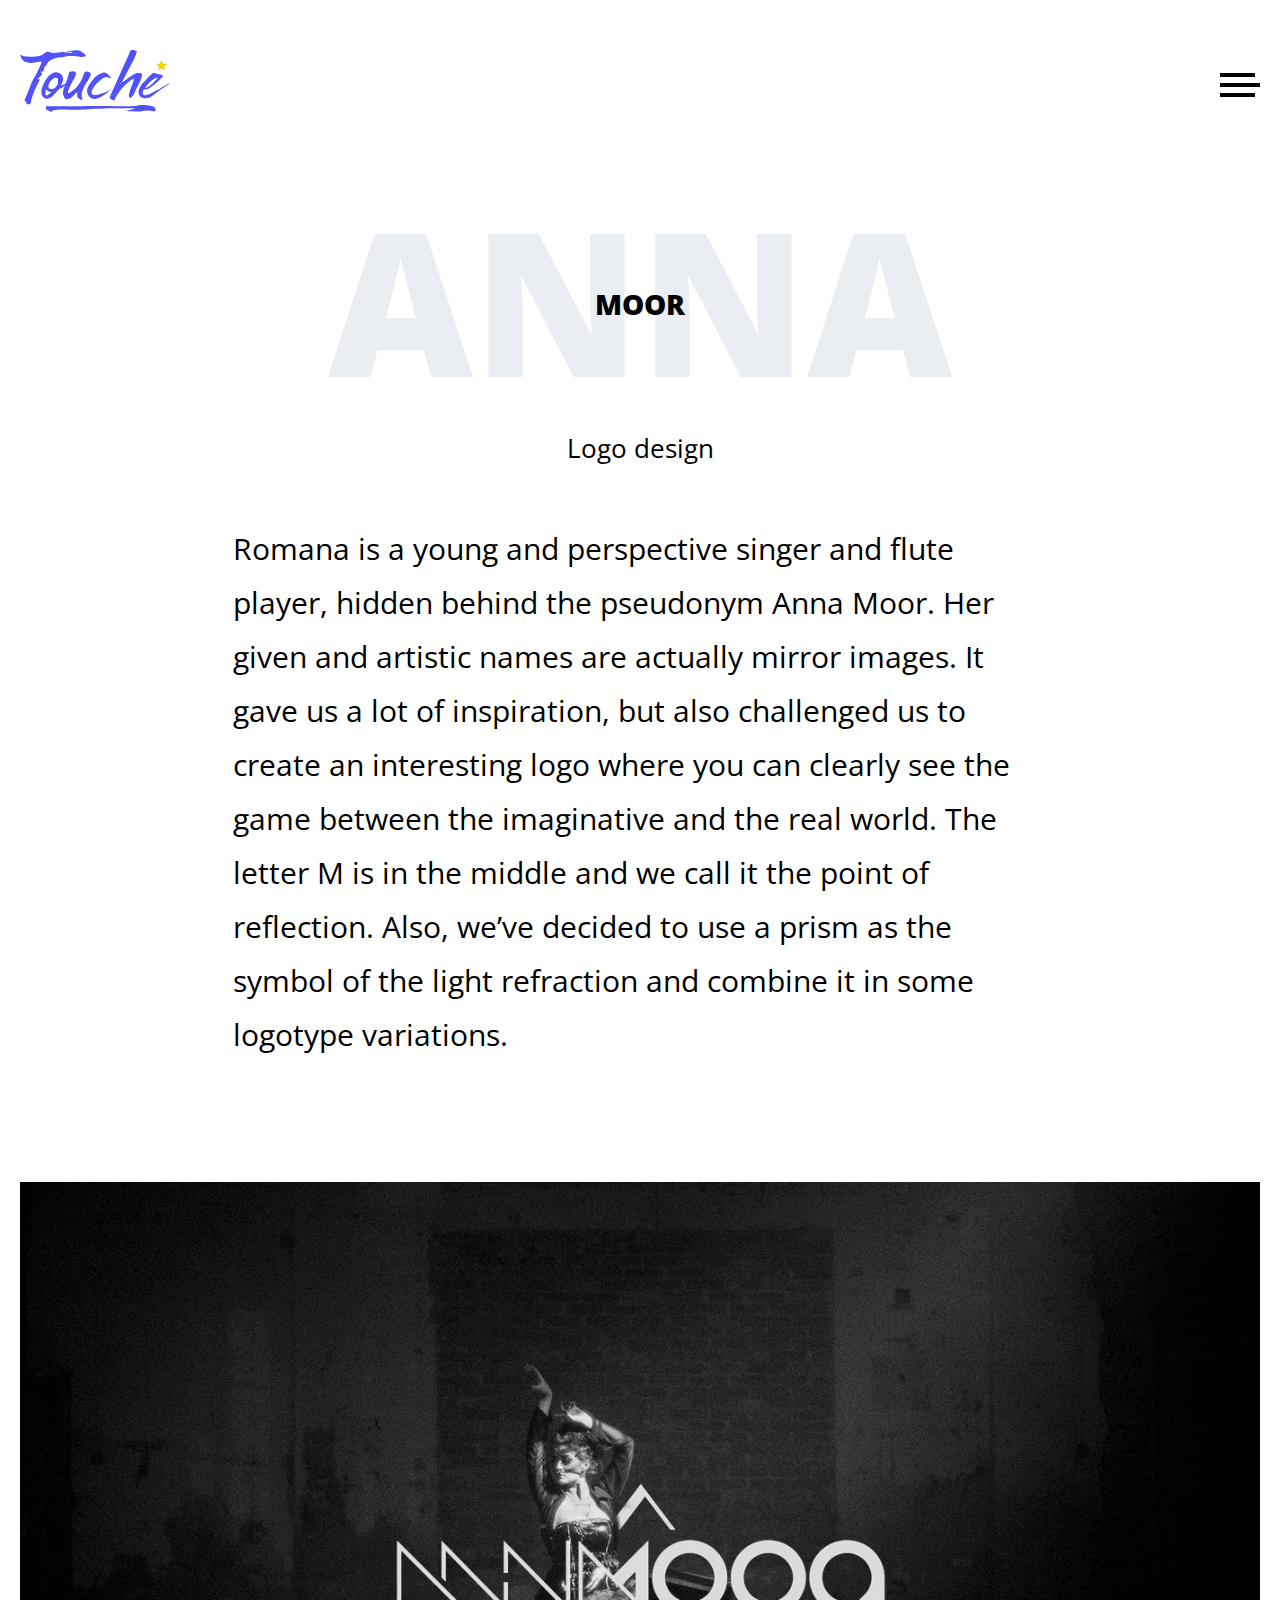
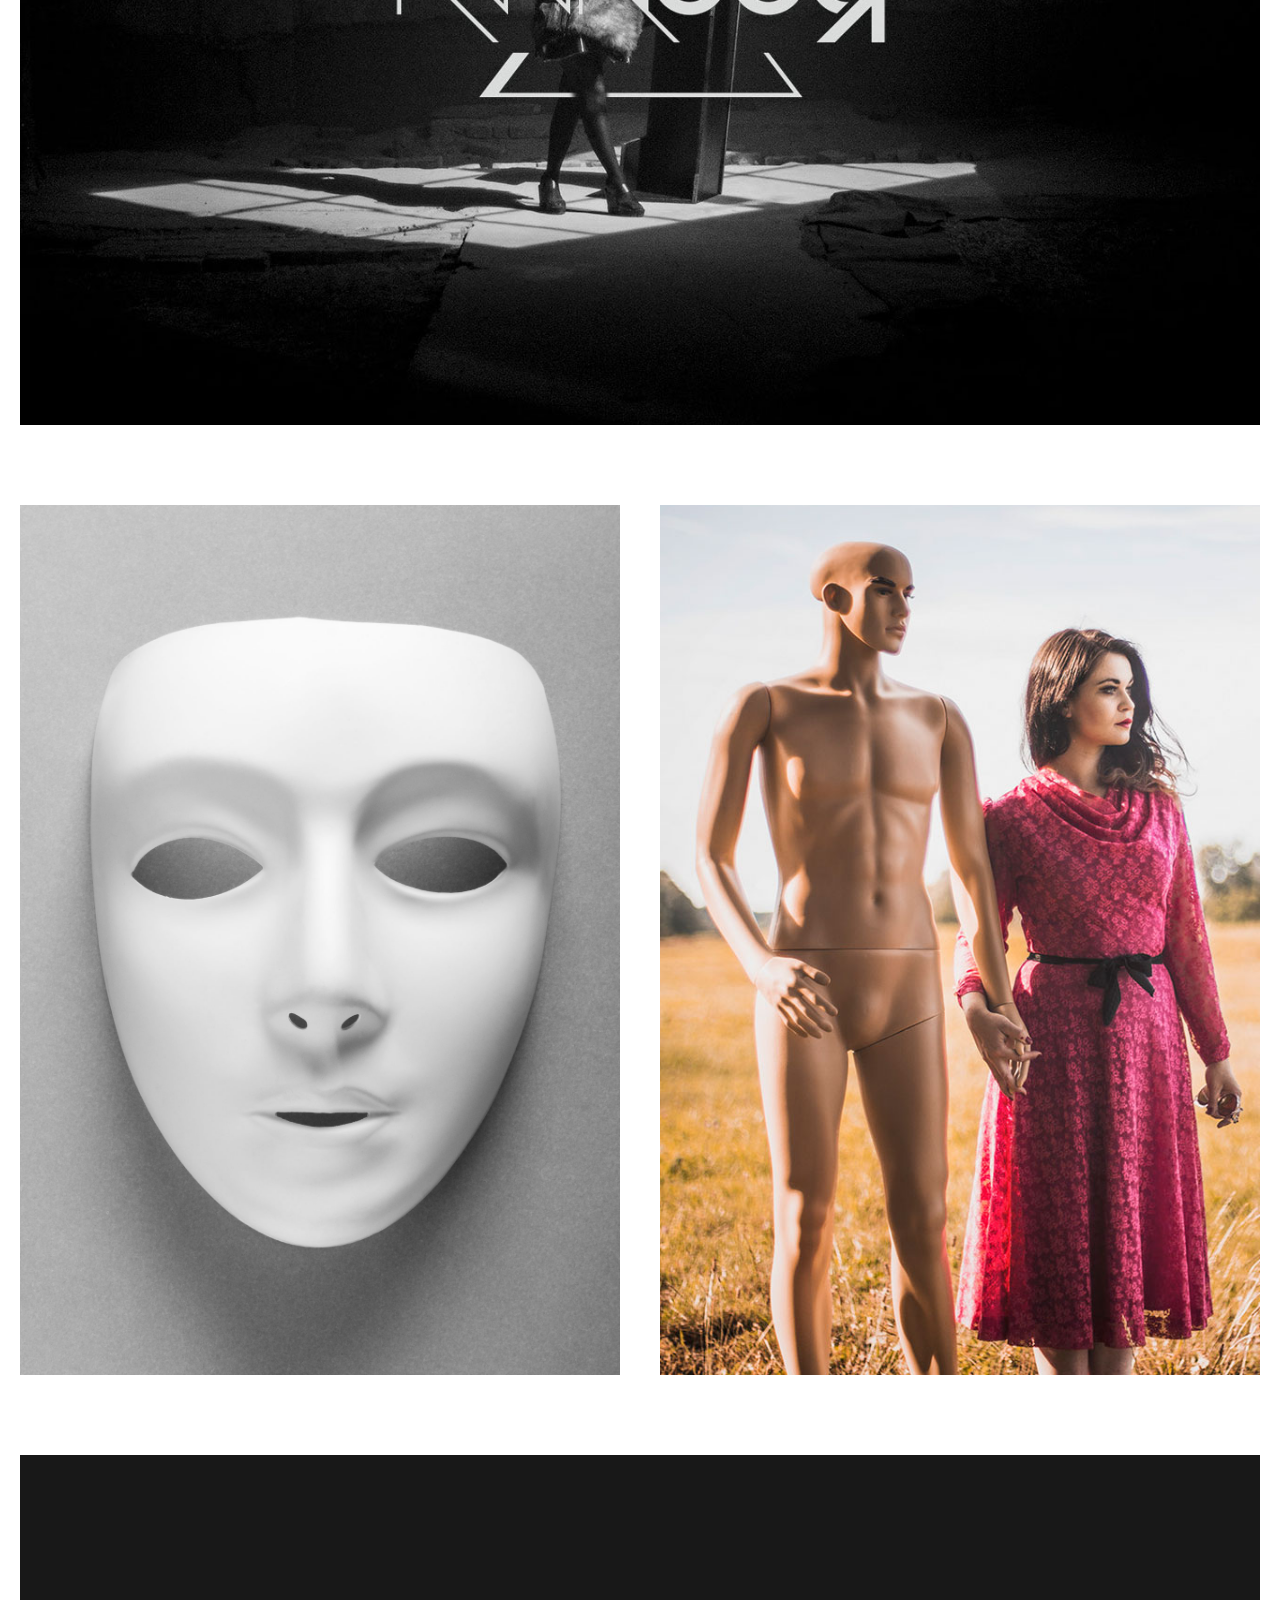
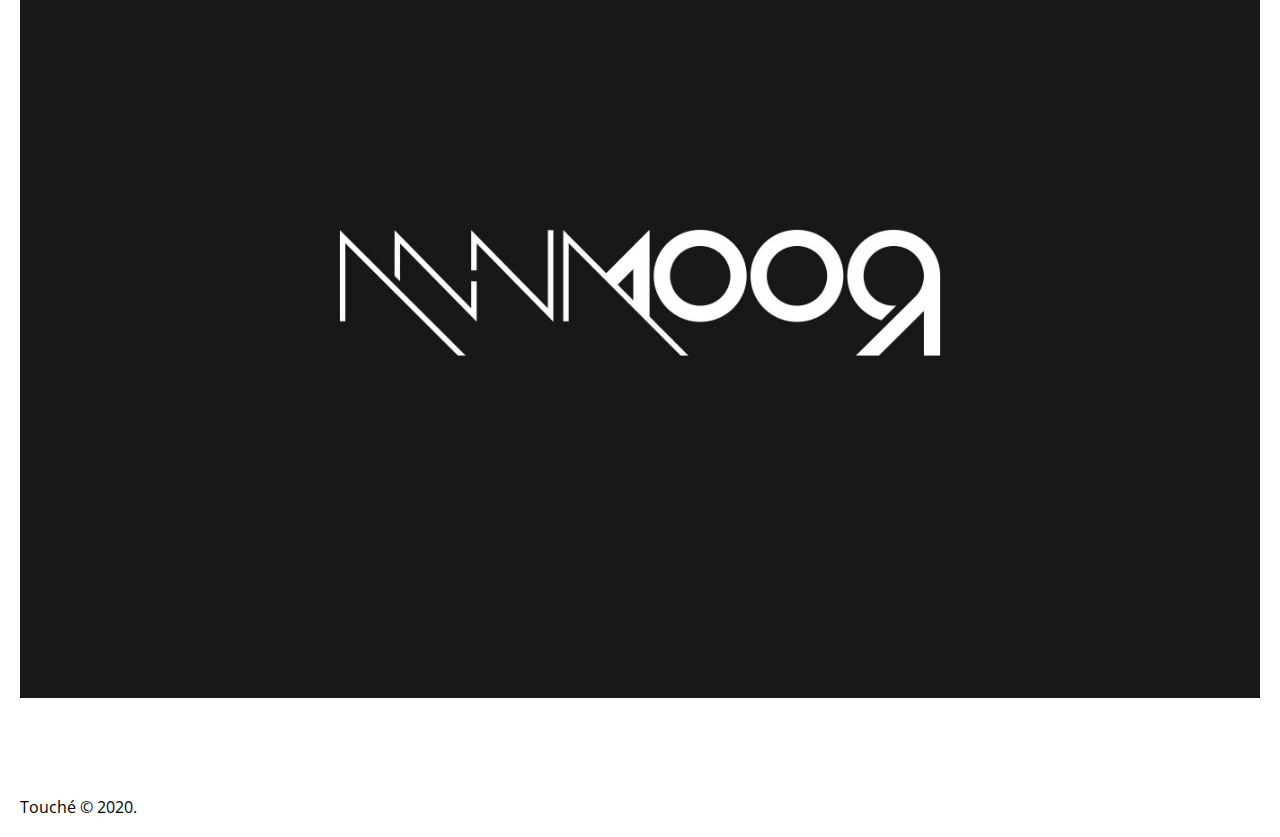
<file: works-pages/anna-moor.html>
<!DOCTYPE html>
<html lang="en">
<head>
    <meta charset="UTF-8">
    <title>Home / Touché / Digital Design and Branding</title>
    <meta name="description" content=""/>
    <meta name="keywords" content=""/>
    
    <meta name="author" content="Artur Zybin" />
    <meta name="copyright" content="Artur Zybin" />
    
    <meta name="robots" content="index,follow" />
    
    <link rel="icon" type="image/png" sizes="32x32" href="../img/favicon_32.png">
    <link rel="icon" type="image/png" sizes="16x16" href="../img/favicon_16.png">
    
    <link rel="stylesheet" href="../css/styles.min.css">
    
    <link rel="stylesheet" href="../css/libs/normalize.min.css">
    <link rel="stylesheet" href="../css/libs/slick/slick.min.css">
    <link rel="stylesheet" href="../css/libs/slick/slick-theme.min.css">
    
    <link href="../css/libs/font-awesome.min.css" rel="stylesheet">
    
    <link href="https://fonts.googleapis.com/css?family=Open+Sans:300,300i,400,400i,700,700i,800,800i&amp;subset=latin-ext" rel="stylesheet">
</head>
<body>
    <header class="header">
        <div class="header-inner">
            <a href="../index.html" class="header-logo"><img src="../img/touche-logo.svg" alt="logo"></a>
            <button class="header-burger"><span></span></button>
            <div class="menu">
                <ul class="menu-list">
                    <li class="menu-list-item"><a href="../index.html">Home</a></li>
                    <li class="menu-list-item"><a href="../about.html">About</a></li>
                    <li class="menu-list-item"><a href="../work.html">Work</a></li>
                    <li class="menu-list-item"><a href="../contacts.html">Contact</a></li>
                </ul>
                <div class="menu-contacts">
                    <p class="menu-contacts-title">Tell us about your project. We're good listeners.</p>
                    <h4 class="menu-email"><a href="mailto:info@2che.com.hr">info@2che.com.hr</a></h4>
                </div>
            </div>
        </div>
    </header>
    
    <div class="worker">
        <div class="container">
            <div class="padding-element worker-main-information">
                <h1 class="name">Anna<span class="last-name">Moor</span></h1>
                <p class="services">Logo design</p>
            </div>
            
            <p class="padding-element paragraph">
                Romana is a young and perspective singer and flute player, hidden behind the pseudonym Anna Moor. Her given and artistic names are actually mirror images. It gave us a lot of inspiration, but also challenged us to create an interesting logo where you can clearly see the game between the imaginative and the real world. The letter M is in the middle and we call it the point of reflection. Also, we’ve decided to use a prism as the symbol of the light refraction and combine it in some logotype variations.
            </p>
            
            <div class="padding-element full-container-image">
                <div class="wrapper">
                    <div class="img" style="background-image: url('../img/projects/anna-moor/anna_moor_video.jpg');"></div>
                </div>
            </div>
            
            <div class="padding-element half-container-image">
                <div class="wrapper">
                    <div class="img" style="background-image: url('../img/projects/anna-moor/anna_moor_mask.jpg');"></div>
                </div>
            </div>
            <div class="padding-element half-container-image">
                <div class="wrapper">
                    <div class="img" style="background-image: url('../img/projects/anna-moor/anna_moor_mannequin.jpg');"></div>
                </div>
            </div>
            
            <div class="padding-element full-container-image">
                <div class="wrapper">
                    <div class="img" style="background-image: url('../img/projects/anna-moor/anna_moor_logo.jpg');"></div>
                </div>
            </div>
        </div>
    </div>
    
    <footer class="footer">
        <div class="container">Touché © 2020.</div>
    </footer>
    
    
    <!--jquery-->
    <script src="https://code.jquery.com/jquery-3.2.1.slim.min.js" integrity="sha384-KJ3o2DKtIkvYIK3UENzmM7KCkRr/rE9/Qpg6aAZGJwFDMVNA/GpGFF93hXpG5KkN" crossorigin="anonymous"></script>
    <script src="https://cdnjs.cloudflare.com/ajax/libs/popper.js/1.12.9/umd/popper.min.js" integrity="sha384-ApNbgh9B+Y1QKtv3Rn7W3mgPxhU9K/ScQsAP7hUibX39j7fakFPskvXusvfa0b4Q" crossorigin="anonymous"></script>
    
    <script type="text/javascript" src="../js/menu.js"></script>
</body>
</html>
</file>
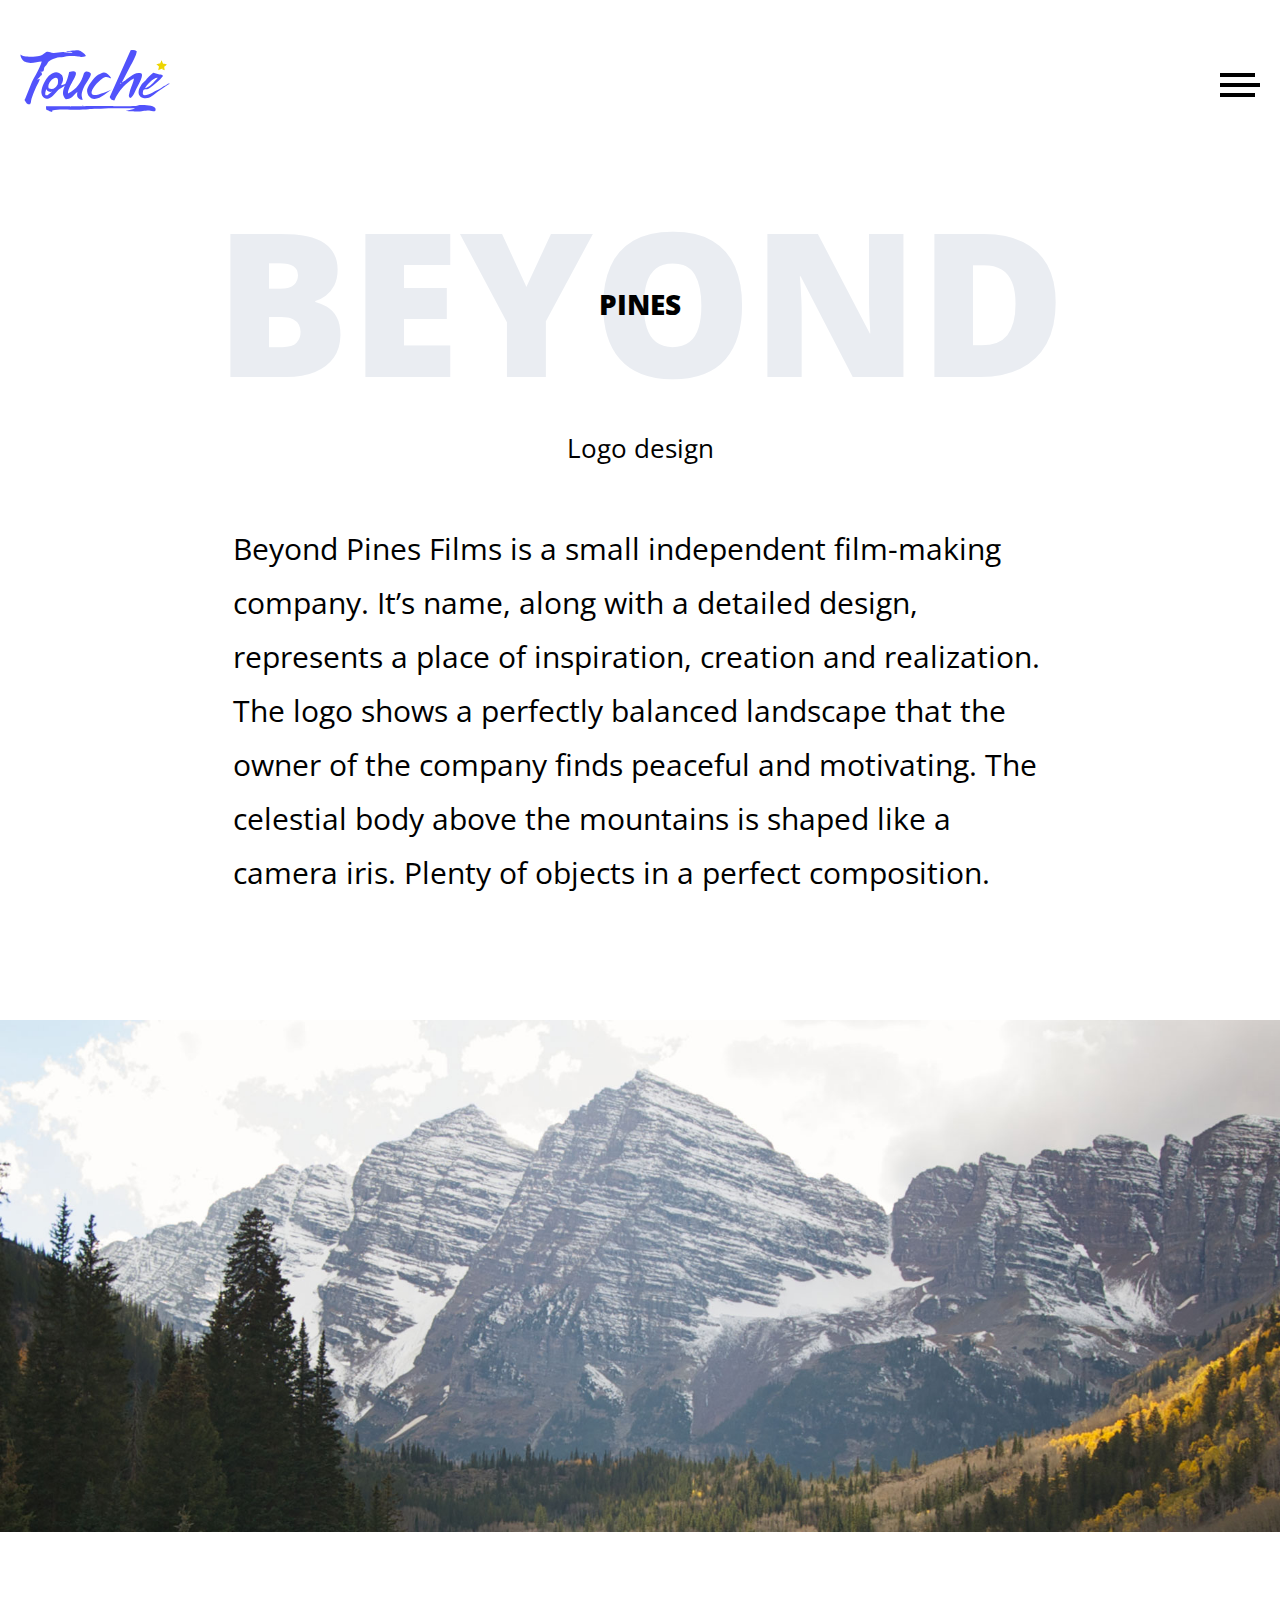
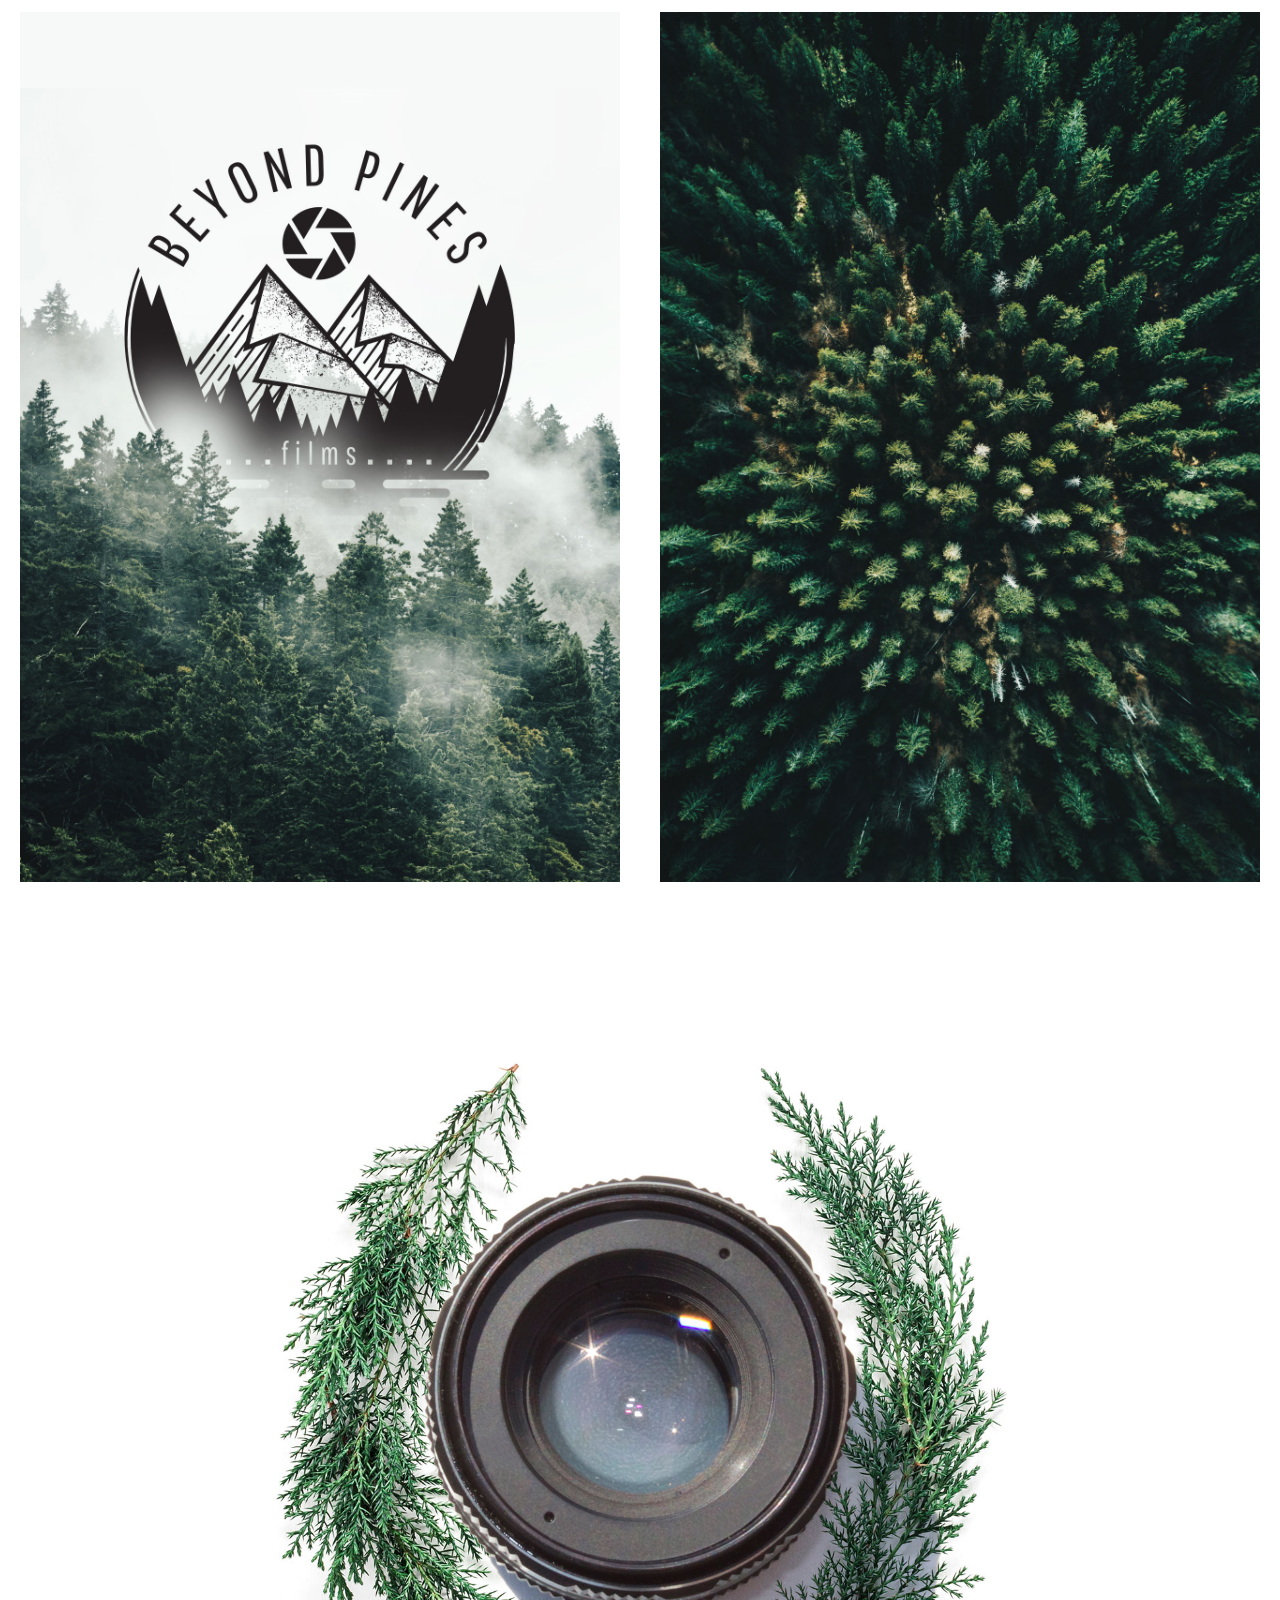
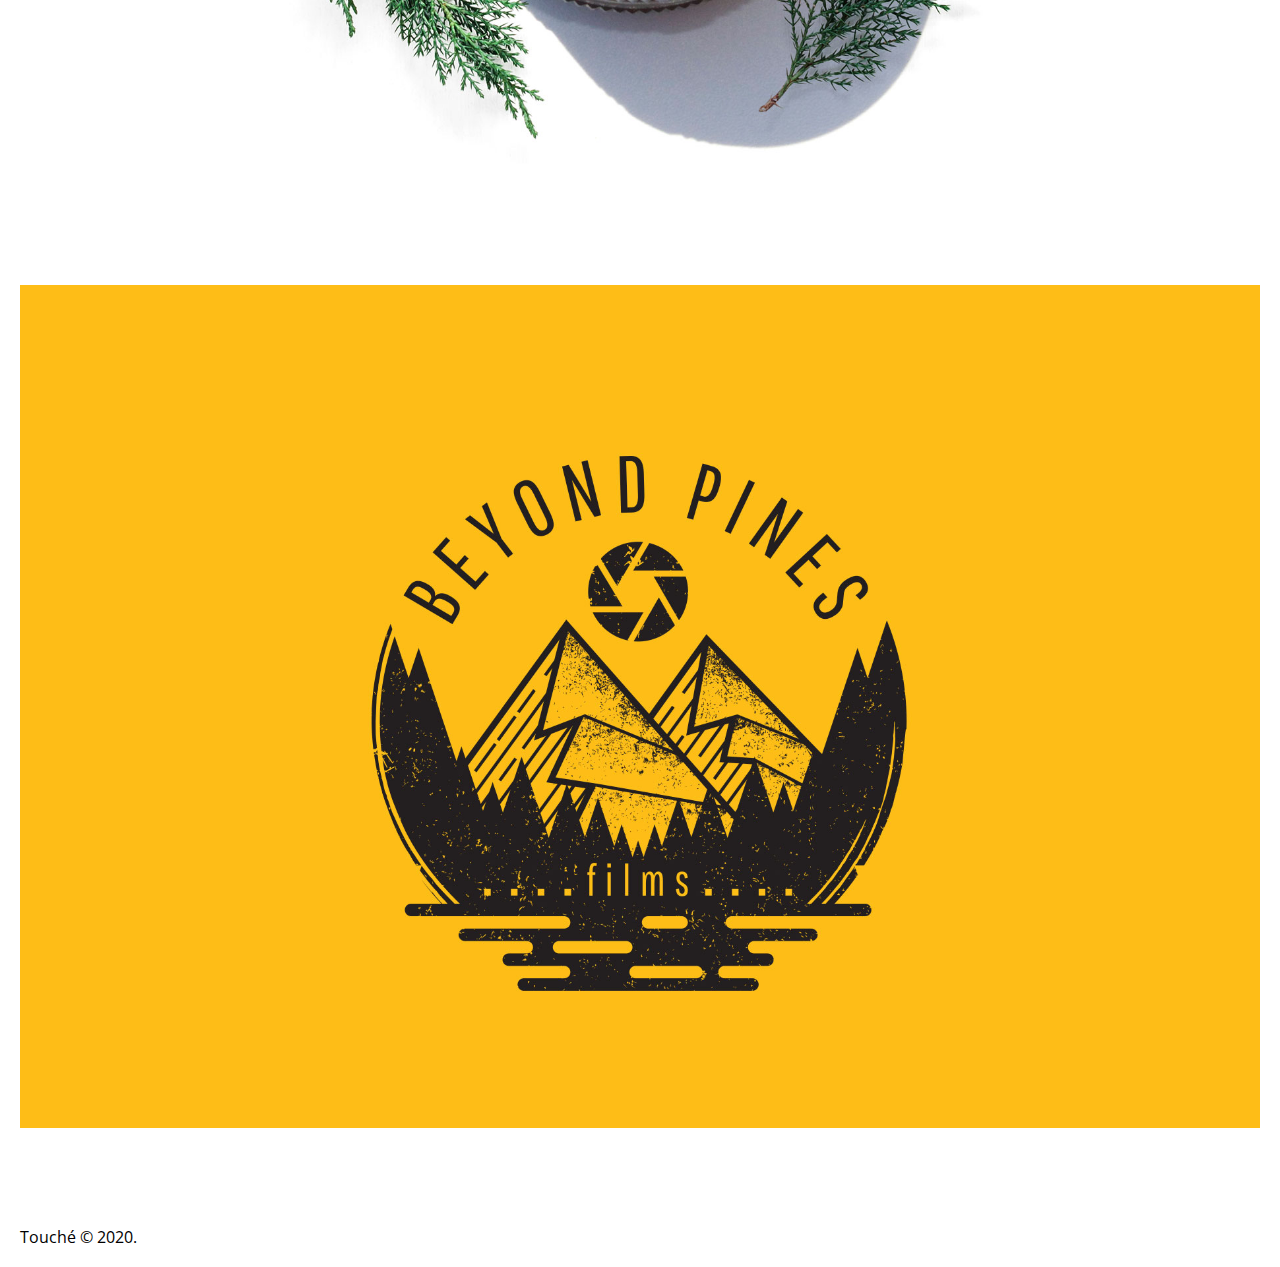
<file: works-pages/beyond-pines-films.html>
<!DOCTYPE html>
<html lang="en">
<head>
    <meta charset="UTF-8">
    <title>Home / Touché / Digital Design and Branding</title>
    <meta name="description" content=""/>
    <meta name="keywords" content=""/>
    
    <meta name="author" content="Artur Zybin" />
    <meta name="copyright" content="Artur Zybin" />
    
    <meta name="robots" content="index,follow" />
    
    <link rel="icon" type="image/png" sizes="32x32" href="../img/favicon_32.png">
    <link rel="icon" type="image/png" sizes="16x16" href="../img/favicon_16.png">
    
    <link rel="stylesheet" href="../css/styles.min.css">
    
    <link href="https://fonts.googleapis.com/css?family=Open+Sans:300,300i,400,400i,700,700i,800,800i&amp;subset=latin-ext" rel="stylesheet">
</head>
<body>
    <header class="header">
        <div class="header-inner">
            <a href="../index.html" class="header-logo"><img src="../img/touche-logo.svg" alt="logo"></a>
            <button class="header-burger"><span></span></button>
            <div class="menu">
                <ul class="menu-list">
                    <li class="menu-list-item"><a href="../index.html">Home</a></li>
                    <li class="menu-list-item"><a href="../about.html">About</a></li>
                    <li class="menu-list-item"><a href="../work.html">Work</a></li>
                    <li class="menu-list-item"><a href="../contacts.html">Contact</a></li>
                </ul>
                <div class="menu-contacts">
                    <p class="menu-contacts-title">Tell us about your project. We're good listeners.</p>
                    <h4 class="menu-email"><a href="mailto:info@2che.com.hr">info@2che.com.hr</a></h4>
                </div>
            </div>
        </div>
    </header>
    
    <div class="worker">
        <div class="container">
            <div class="padding-element worker-main-information">
                <h1 class="name">Beyond<span class="last-name">Pines</span></h1>
                <p class="services">Logo design</p>
            </div>
            
            <p class="padding-element paragraph">
                Beyond Pines Films is a small independent film-making company. It’s name, along with a detailed design, represents a place of inspiration, creation and realization. The logo shows a perfectly balanced landscape that the owner of the company finds peaceful and motivating. The celestial body above the mountains is shaped like a camera iris. Plenty of objects in a perfect composition.
            </p>
        </div>
            
        <div class="full-page-image">
            <div class="wrapper">
                <div class="img" style="background-image: url('../img/projects/beyond-pines/beyond_pines_films_branding.jpg');"></div>
            </div>
        </div>
        
        <div class="container">
            <div class="padding-element half-container-image">
                <div class="wrapper">
                    <div class="img" style="background-image: url('../img/projects/beyond-pines/beyond_pines_logo.jpg');"></div>
                </div>
            </div>
            <div class="padding-element half-container-image">
                <div class="wrapper">
                    <div class="img" style="background-image: url('../img/projects/beyond-pines/beyond_pines_films.jpg');"></div>
                </div>
            </div>
            
            <div class="padding-element full-container-image">
                <div class="wrapper">
                    <div class="img" style="background-image: url('../img/projects/beyond-pines/beyond_pines_camera.jpg');"></div>
                </div>
            </div>
            
            <div class="padding-element full-container-image">
                <div class="wrapper">
                    <div class="img" style="background-image: url('../img/projects/beyond-pines/beyond_pines_films_logo_design.jpg');"></div>
                </div>
            </div>
        </div>
    </div>
    
    <footer class="footer">
        <div class="container">Touché © 2020.</div>
    </footer>
    
    
    <!--jquery-->
    <script src="https://code.jquery.com/jquery-3.2.1.slim.min.js" integrity="sha384-KJ3o2DKtIkvYIK3UENzmM7KCkRr/rE9/Qpg6aAZGJwFDMVNA/GpGFF93hXpG5KkN" crossorigin="anonymous"></script>
    <script src="https://cdnjs.cloudflare.com/ajax/libs/popper.js/1.12.9/umd/popper.min.js" integrity="sha384-ApNbgh9B+Y1QKtv3Rn7W3mgPxhU9K/ScQsAP7hUibX39j7fakFPskvXusvfa0b4Q" crossorigin="anonymous"></script>
    
    <script type="text/javascript" src="../js/script.min.js"></script>
</body>
</html>
</file>
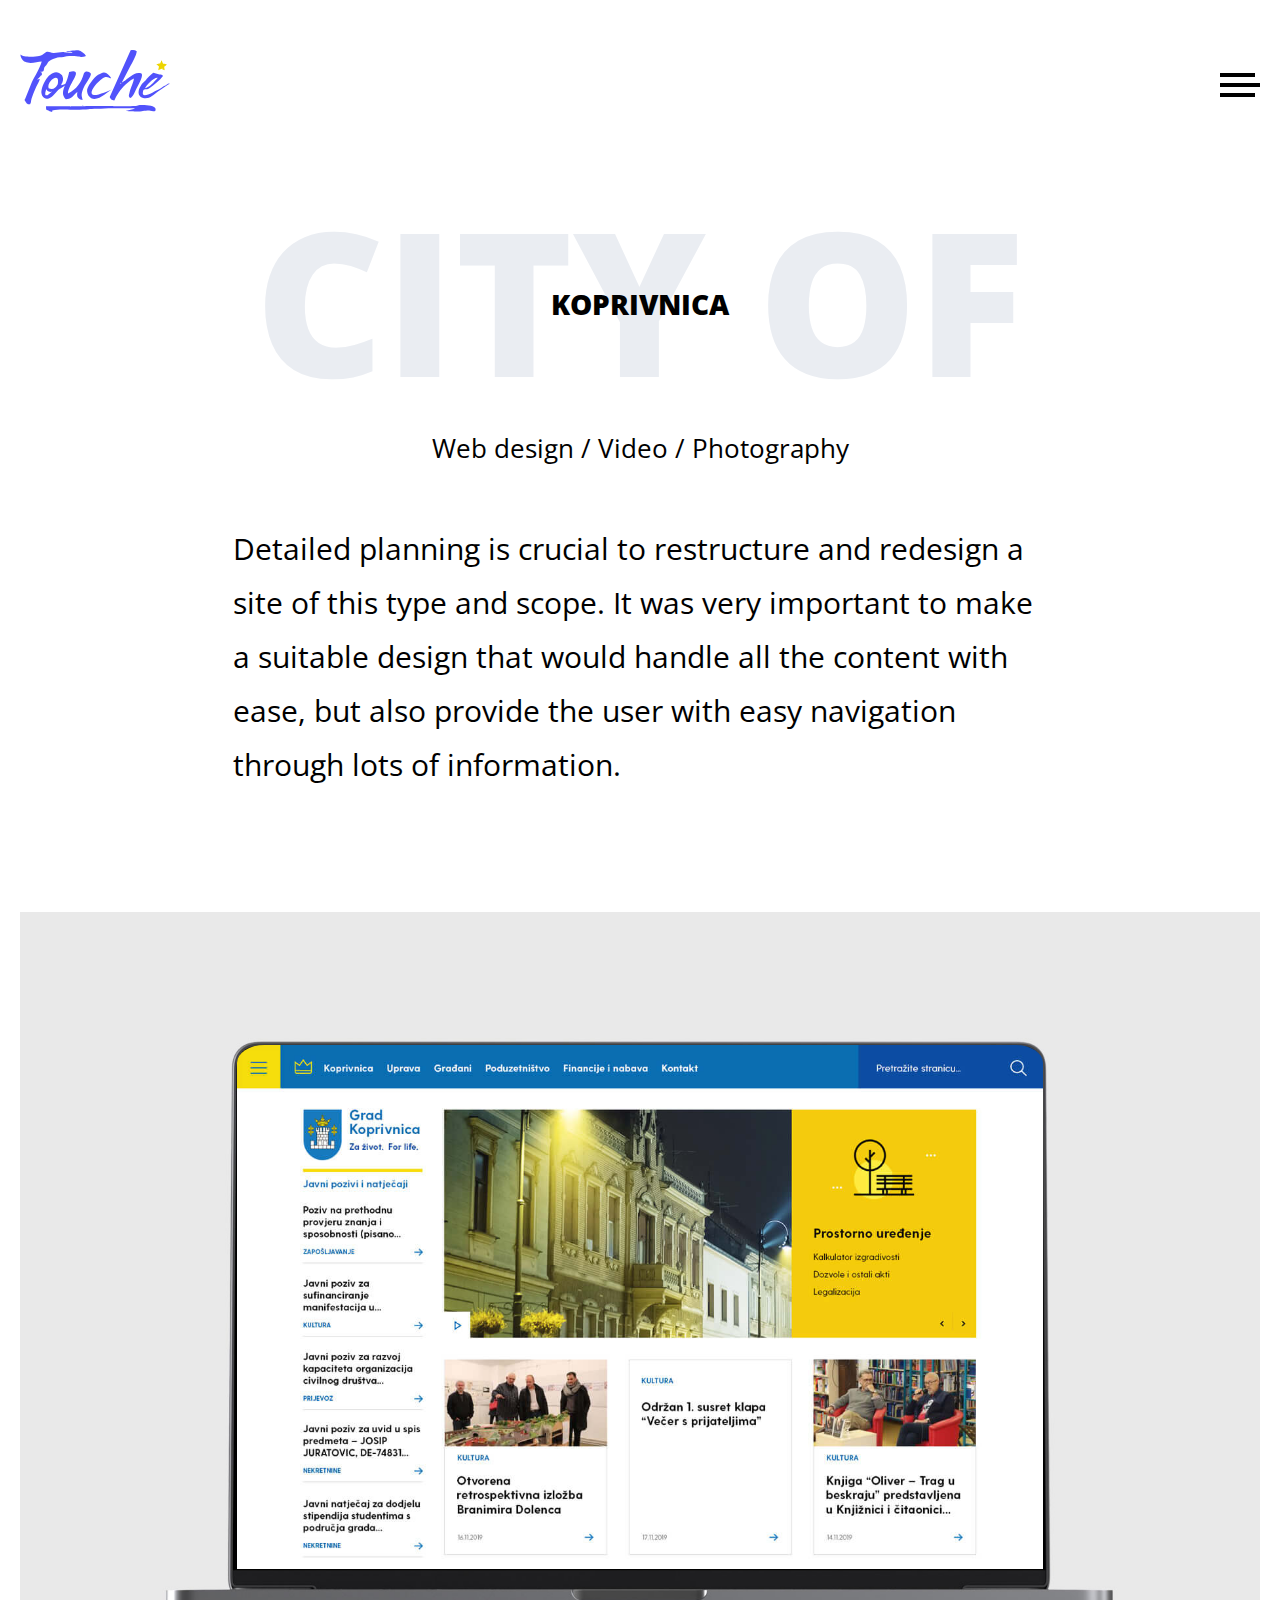
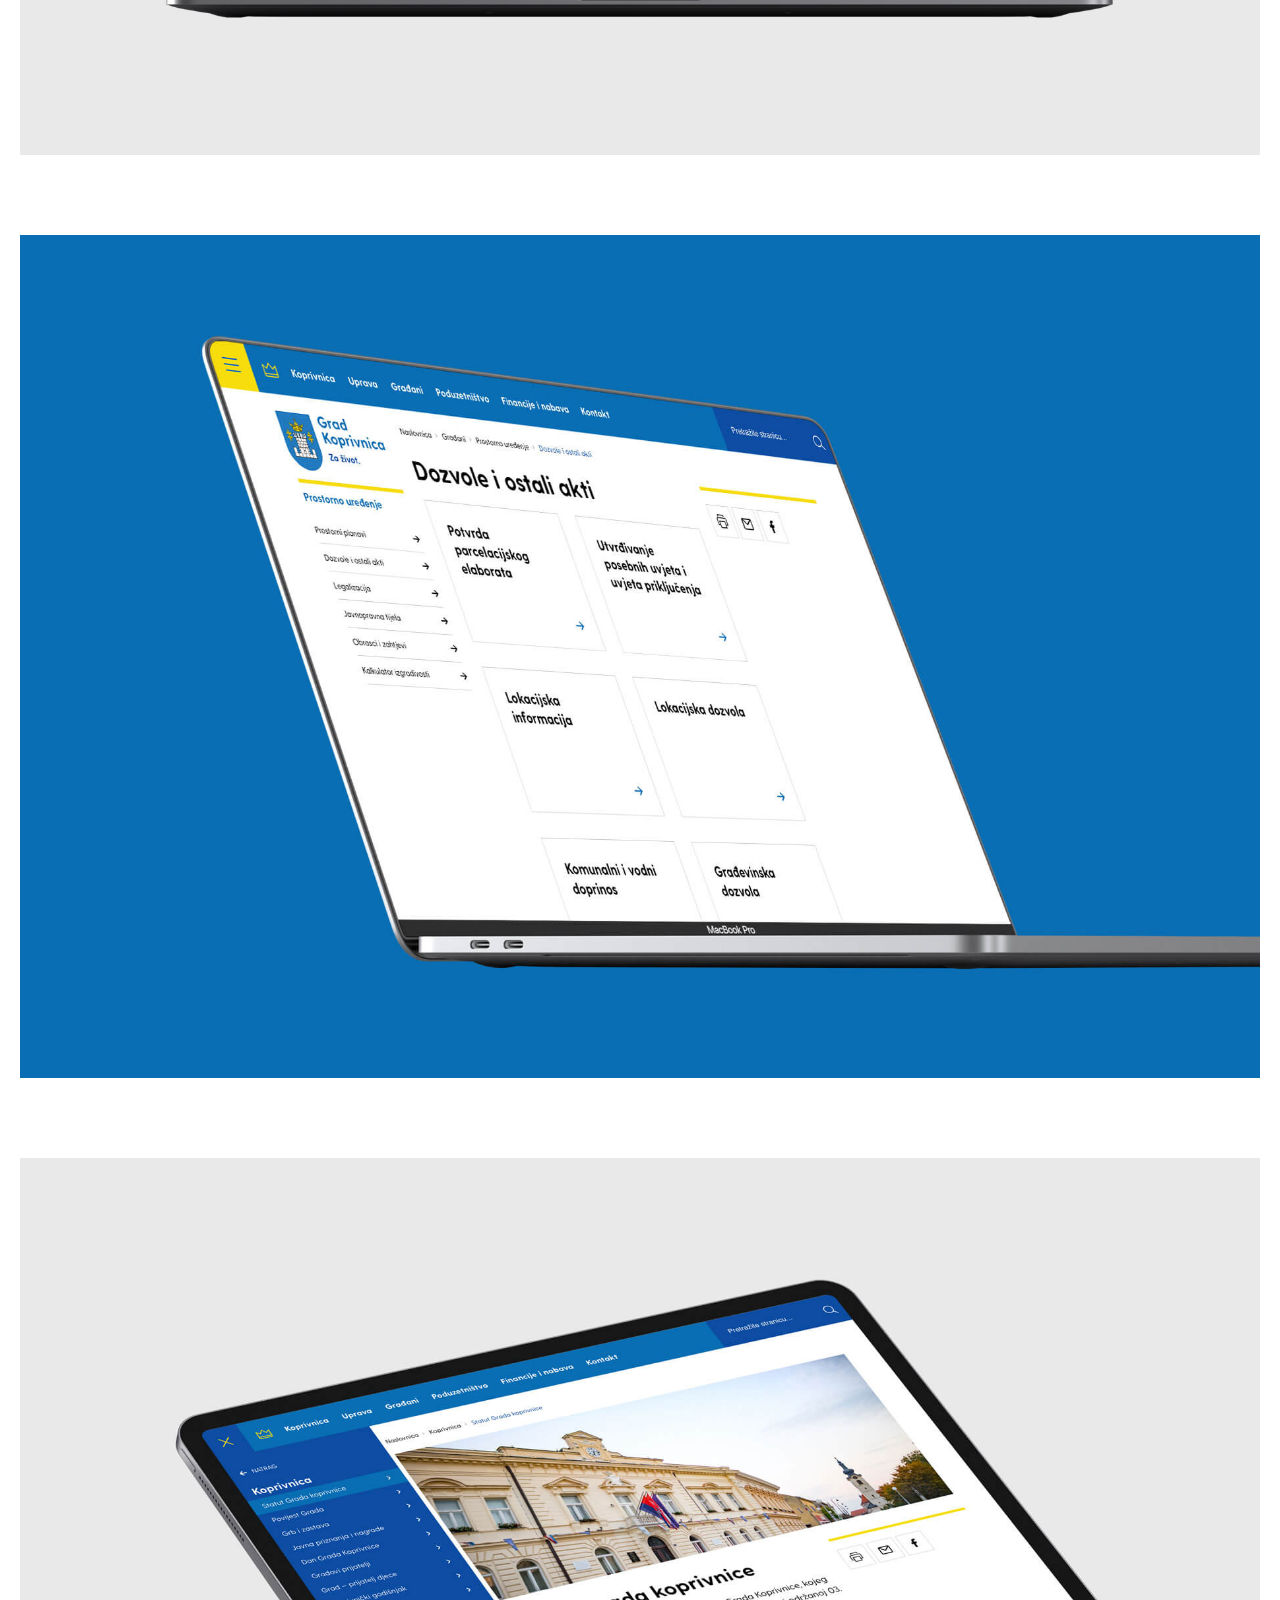
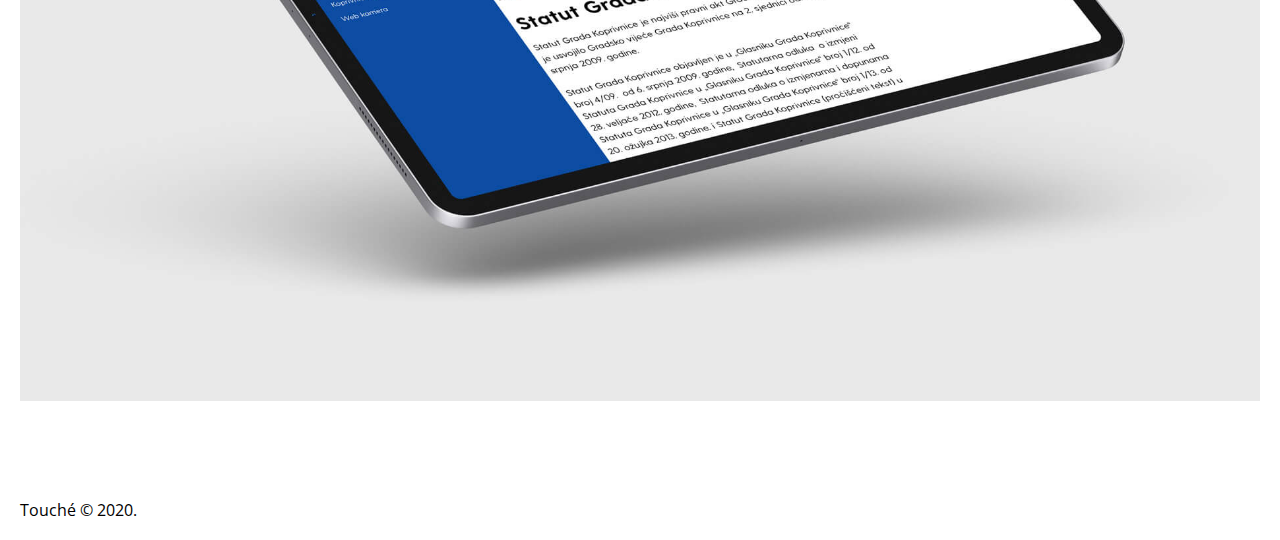
<file: works-pages/city-of-koprivnica.html>
<!DOCTYPE html>
<html lang="en">
<head>
    <meta charset="UTF-8">
    <title>Home / Touché / Digital Design and Branding</title>
    <meta name="description" content=""/>
    <meta name="keywords" content=""/>
    
    <meta name="author" content="Artur Zybin" />
    <meta name="copyright" content="Artur Zybin" />
    
    <meta name="robots" content="index,follow" />
    
    <link rel="icon" type="image/png" sizes="32x32" href="../img/favicon_32.png">
    <link rel="icon" type="image/png" sizes="16x16" href="../img/favicon_16.png">
    
    <link rel="stylesheet" href="../css/styles.min.css">
    
    <link href="https://fonts.googleapis.com/css?family=Open+Sans:300,300i,400,400i,700,700i,800,800i&amp;subset=latin-ext" rel="stylesheet">
</head>
<body>
    <header class="header">
        <div class="header-inner">
            <a href="../index.html" class="header-logo"><img src="../img/touche-logo.svg" alt="logo"></a>
            <button class="header-burger"><span></span></button>
            <div class="menu">
                <ul class="menu-list">
                    <li class="menu-list-item"><a href="../index.html">Home</a></li>
                    <li class="menu-list-item"><a href="../about.html">About</a></li>
                    <li class="menu-list-item"><a href="../work.html">Work</a></li>
                    <li class="menu-list-item"><a href="../contacts.html">Contact</a></li>
                </ul>
                <div class="menu-contacts">
                    <p class="menu-contacts-title">Tell us about your project. We're good listeners.</p>
                    <h4 class="menu-email"><a href="mailto:info@2che.com.hr">info@2che.com.hr</a></h4>
                </div>
            </div>
        </div>
    </header>
    
    <div class="worker">
        <div class="container">
            <div class="padding-element worker-main-information">
                <h1 class="name">City of<span class="last-name">KOPRIVNICA</span></h1>
                <p class="services">Web design / Video / Photography</p>
            </div>
            
            <p class="padding-element paragraph">
                Detailed planning is crucial to restructure and redesign a site of this type and scope. It was very important to make a suitable design that would handle all the content with ease, but also provide the user with easy navigation through lots of information.
            </p>
            
            <div class="padding-element full-container-image">
                <div class="wrapper">
                    <div class="img" style="background-image: url('../img/projects/macbook.jpg');">
                        <div class="macbook-screen">
                            <img src="../img/projects/city-of-koprivnica/city_of_koprivnica_website_development.jpg" class="page" data-name="cityOfKoprivnica">
                        </div>
                    </div>
                </div>
            </div>
            
            <div class="padding-element full-container-image">
                <div class="wrapper">
                    <div class="img" style="background-image: url('../img/projects/city-of-koprivnica/city_of_koprivnica_website_design.jpg');"></div>
                </div>
            </div>
            
            <div class="padding-element full-container-image">
                <div class="wrapper">
                    <div class="img" style="background-image: url('../img/projects/city-of-koprivnica/city_of_koprivnica_web_design.jpg');"></div>
                </div>
            </div>
        </div>
    </div>
    
    <footer class="footer">
        <div class="container">Touché © 2020.</div>
    </footer>
    
    
    <!--jquery-->
    <script src="https://code.jquery.com/jquery-3.2.1.slim.min.js" integrity="sha384-KJ3o2DKtIkvYIK3UENzmM7KCkRr/rE9/Qpg6aAZGJwFDMVNA/GpGFF93hXpG5KkN" crossorigin="anonymous"></script>
    <script src="https://cdnjs.cloudflare.com/ajax/libs/popper.js/1.12.9/umd/popper.min.js" integrity="sha384-ApNbgh9B+Y1QKtv3Rn7W3mgPxhU9K/ScQsAP7hUibX39j7fakFPskvXusvfa0b4Q" crossorigin="anonymous"></script>
    
    <script type="text/javascript" src="../js/script.min.js"></script>
</body>
</html>
</file>
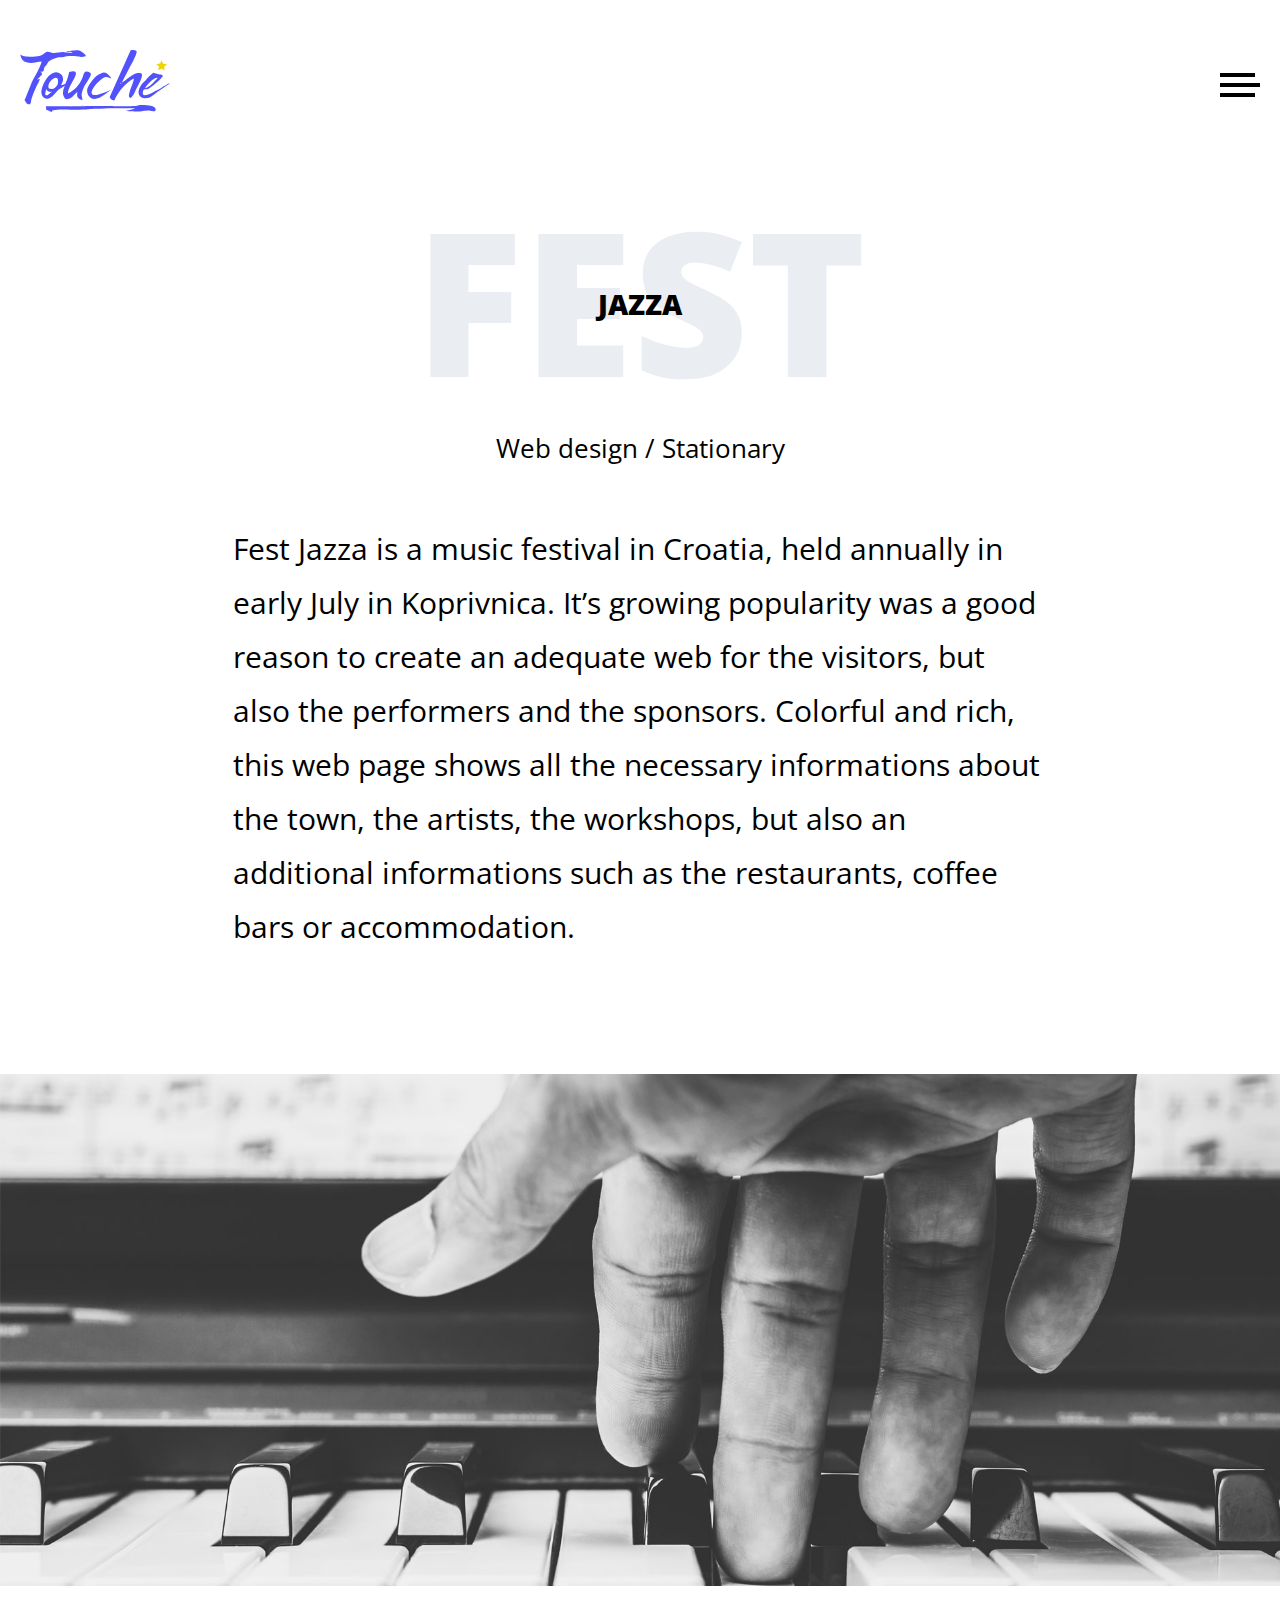
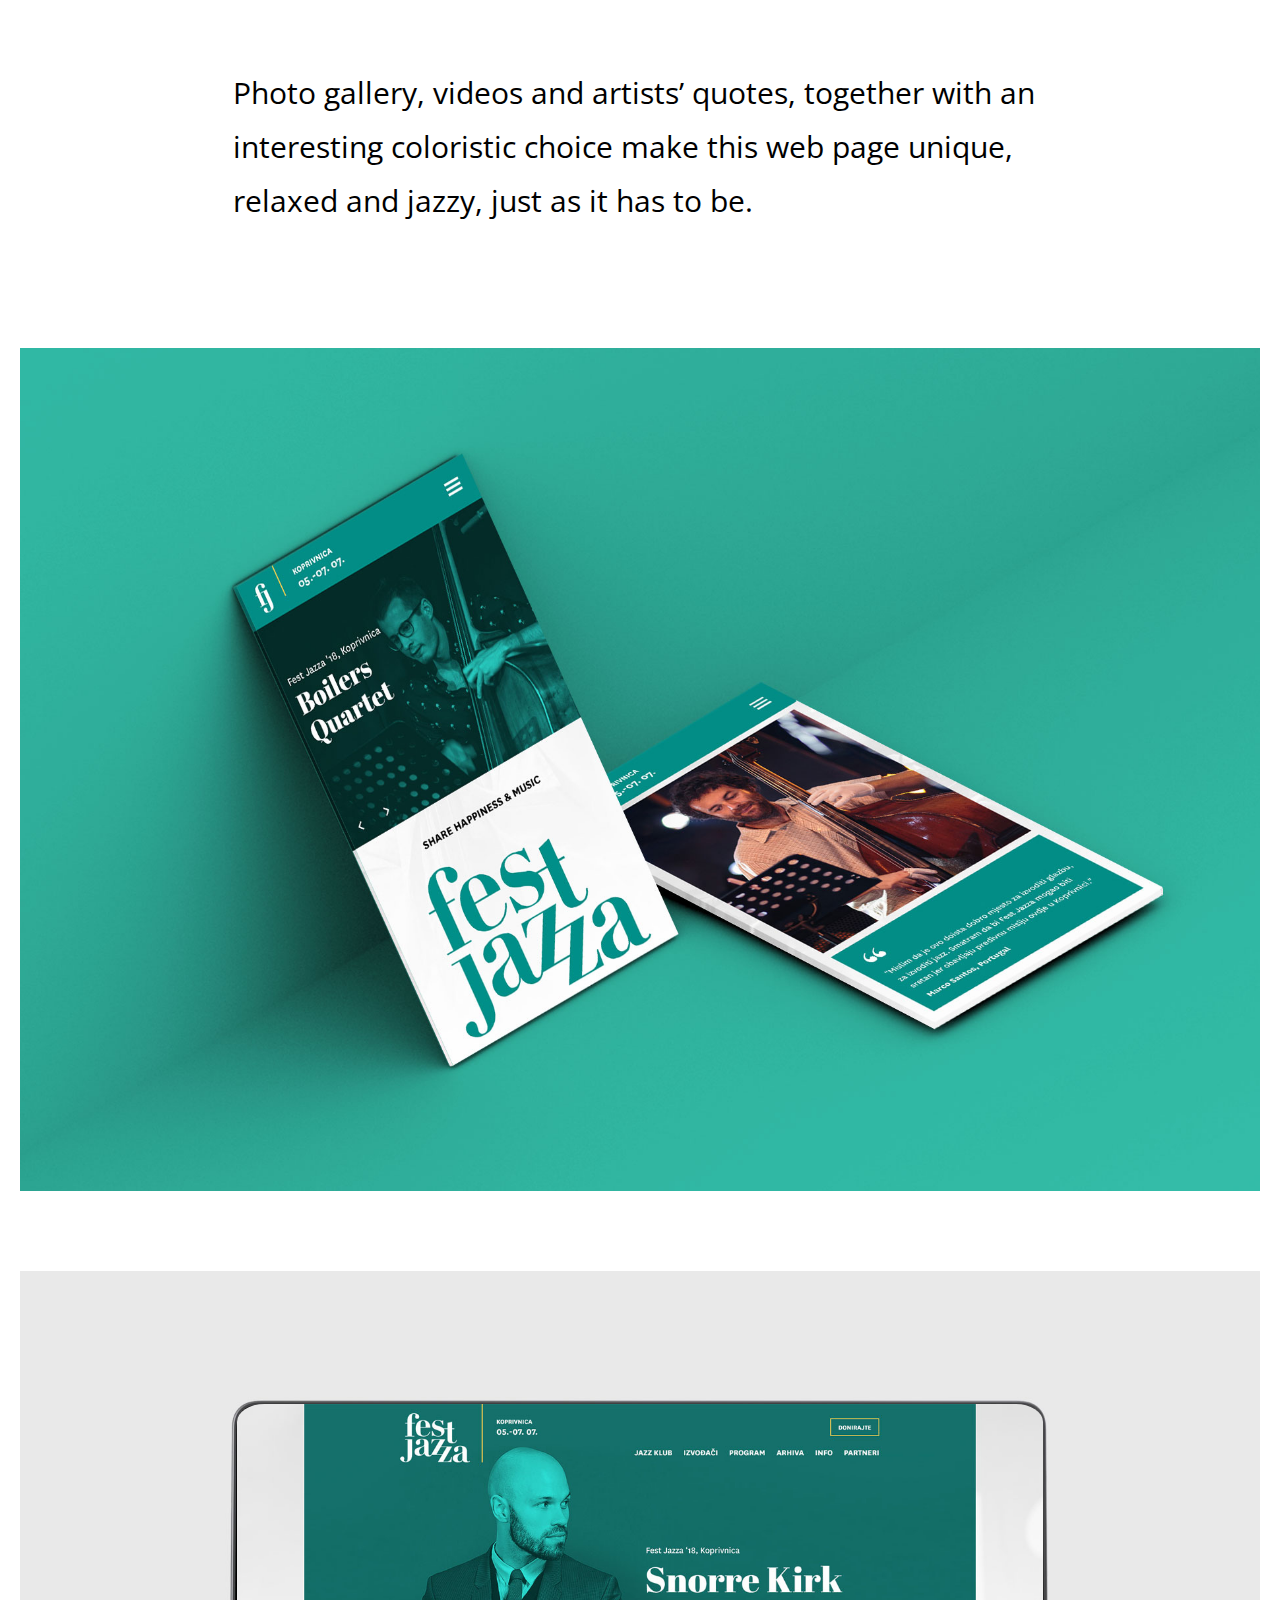
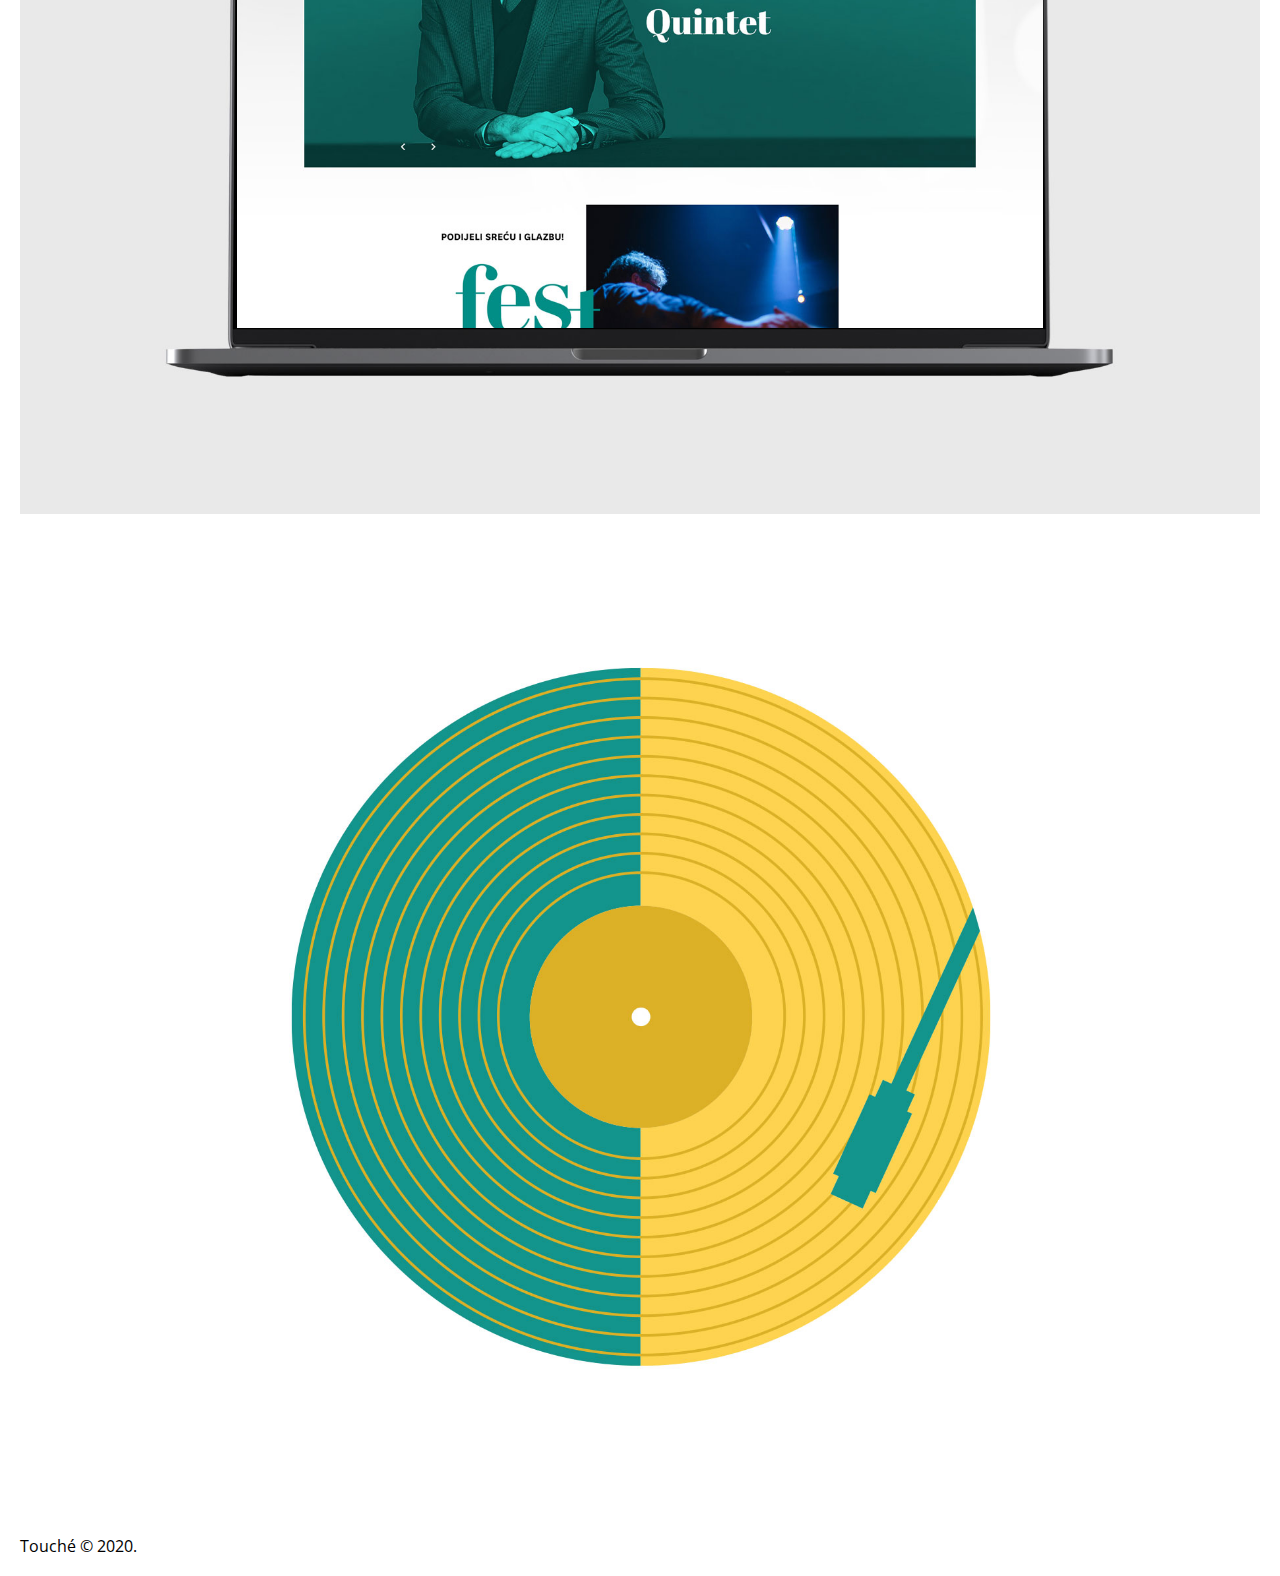
<file: works-pages/fest-jazza-koprivnica.html>
<!DOCTYPE html>
<html lang="en">
<head>
    <meta charset="UTF-8">
    <title>Fest Jazza / Touché / Digital Design and Branding</title>
    <meta name="description" content="Fest Jazza is a music festival in Croatia, held annually in early July in Koprivnica. It’s growing popularity was a good reason to create an adequate web for the visitors, but also the performers and the sponsors."/>
    
    <meta name="author" content="Artur Zybin" />
    <meta name="copyright" content="Artur Zybin" />
    
    <meta name="robots" content="index,follow" />
    
    <meta name="viewport" content="width=device-width, initial-scale=1.0, maximum-scale=1.0, minimum-scale=1.0, user-scalable=no">
    
    <link rel="icon" type="image/png" sizes="32x32" href="../img/favicon_32.png">
    <link rel="icon" type="image/png" sizes="16x16" href="../img/favicon_16.png">
    
    <link rel="stylesheet" href="../css/styles.min.css">
    
    <link href="https://fonts.googleapis.com/css?family=Open+Sans:300,300i,400,400i,700,700i,800,800i&amp;subset=latin-ext" rel="stylesheet">
</head>
<body>
    <header class="header">
        <div class="header-inner">
            <a href="../index.html" class="header-logo"><img src="../img/touche-logo.svg" alt="logo"></a>
            <button class="header-burger"><span></span></button>
            <div class="menu">
                <ul class="menu-list">
                    <li class="menu-list-item"><a href="../index.html">Home</a></li>
                    <li class="menu-list-item"><a href="../about.html">About</a></li>
                    <li class="menu-list-item"><a href="../work.html">Work</a></li>
                    <li class="menu-list-item"><a href="../contacts.html">Contact</a></li>
                </ul>
                <div class="menu-contacts">
                    <p class="menu-contacts-title">Tell us about your project. We're good listeners.</p>
                    <h4 class="menu-email"><a href="mailto:info@2che.com.hr">info@2che.com.hr</a></h4>
                </div>
            </div>
        </div>
    </header>
    
    <div class="worker">
        <div class="container">
            <div class="padding-element worker-main-information">
                <h1 class="name">Fest<span class="last-name">Jazza</span></h1>
                <p class="services">Web design / Stationary</p>
            </div>
            
            <p class="padding-element paragraph">
                Fest Jazza is a music festival in Croatia, held annually in early July in Koprivnica. It’s growing popularity was a good reason to create an adequate web for the visitors, but also the performers and the sponsors. Colorful and rich, this web page shows all the necessary informations about the town, the artists, the workshops, but also an additional informations such as the restaurants, coffee bars or accommodation.
            </p>
        </div>
            
        <div class="full-page-image">
            <div class="wrapper">
                <div class="img" style="background-image: url('../img/projects/fest-jazza/fest_jazza_koprivnica.jpg');"></div>
            </div>
        </div>
        
        <div class="container">
            <p class="padding-element paragraph">
                Photo gallery, videos and artists’ quotes, together with an interesting coloristic choice make this web page unique, relaxed and jazzy, just as it has to be.
            </p>
            
            <div class="padding-element full-container-image">
                <div class="wrapper">
                    <div class="img" style="background-image: url('../img/projects/fest-jazza/fest_jazza_responsive_web_design.jpg');"></div>
                </div>
            </div>
            
            <div class="padding-element full-container-image">
                <div class="wrapper">
                    <div class="img" style="background-image: url('../img/projects/macbook.jpg');">
                        <div class="macbook-screen">
                            <img src="../img/projects/fest-jazza/fest_jazza_web_design.jpg" class="page" data-name="festJazza">
                        </div>
                    </div>
                </div>
            </div>
            
            <div class="padding-element full-container-image">
                <div class="wrapper">
                    <div class="img" style="background-image: url('../img/projects/fest-jazza/fest_jazza_vinyl.jpg');"></div>
                </div>
            </div>
        </div>
    </div>
    
    <footer class="footer">
        <div class="container">Touché © 2020.</div>
    </footer>
    
    
    <!--jquery-->
    <script src="https://code.jquery.com/jquery-3.2.1.slim.min.js" integrity="sha384-KJ3o2DKtIkvYIK3UENzmM7KCkRr/rE9/Qpg6aAZGJwFDMVNA/GpGFF93hXpG5KkN" crossorigin="anonymous"></script>
    <script src="https://cdnjs.cloudflare.com/ajax/libs/popper.js/1.12.9/umd/popper.min.js" integrity="sha384-ApNbgh9B+Y1QKtv3Rn7W3mgPxhU9K/ScQsAP7hUibX39j7fakFPskvXusvfa0b4Q" crossorigin="anonymous"></script>
    
    <script type="text/javascript" src="../js/script.min.js"></script>
</body>
</html>
</file>
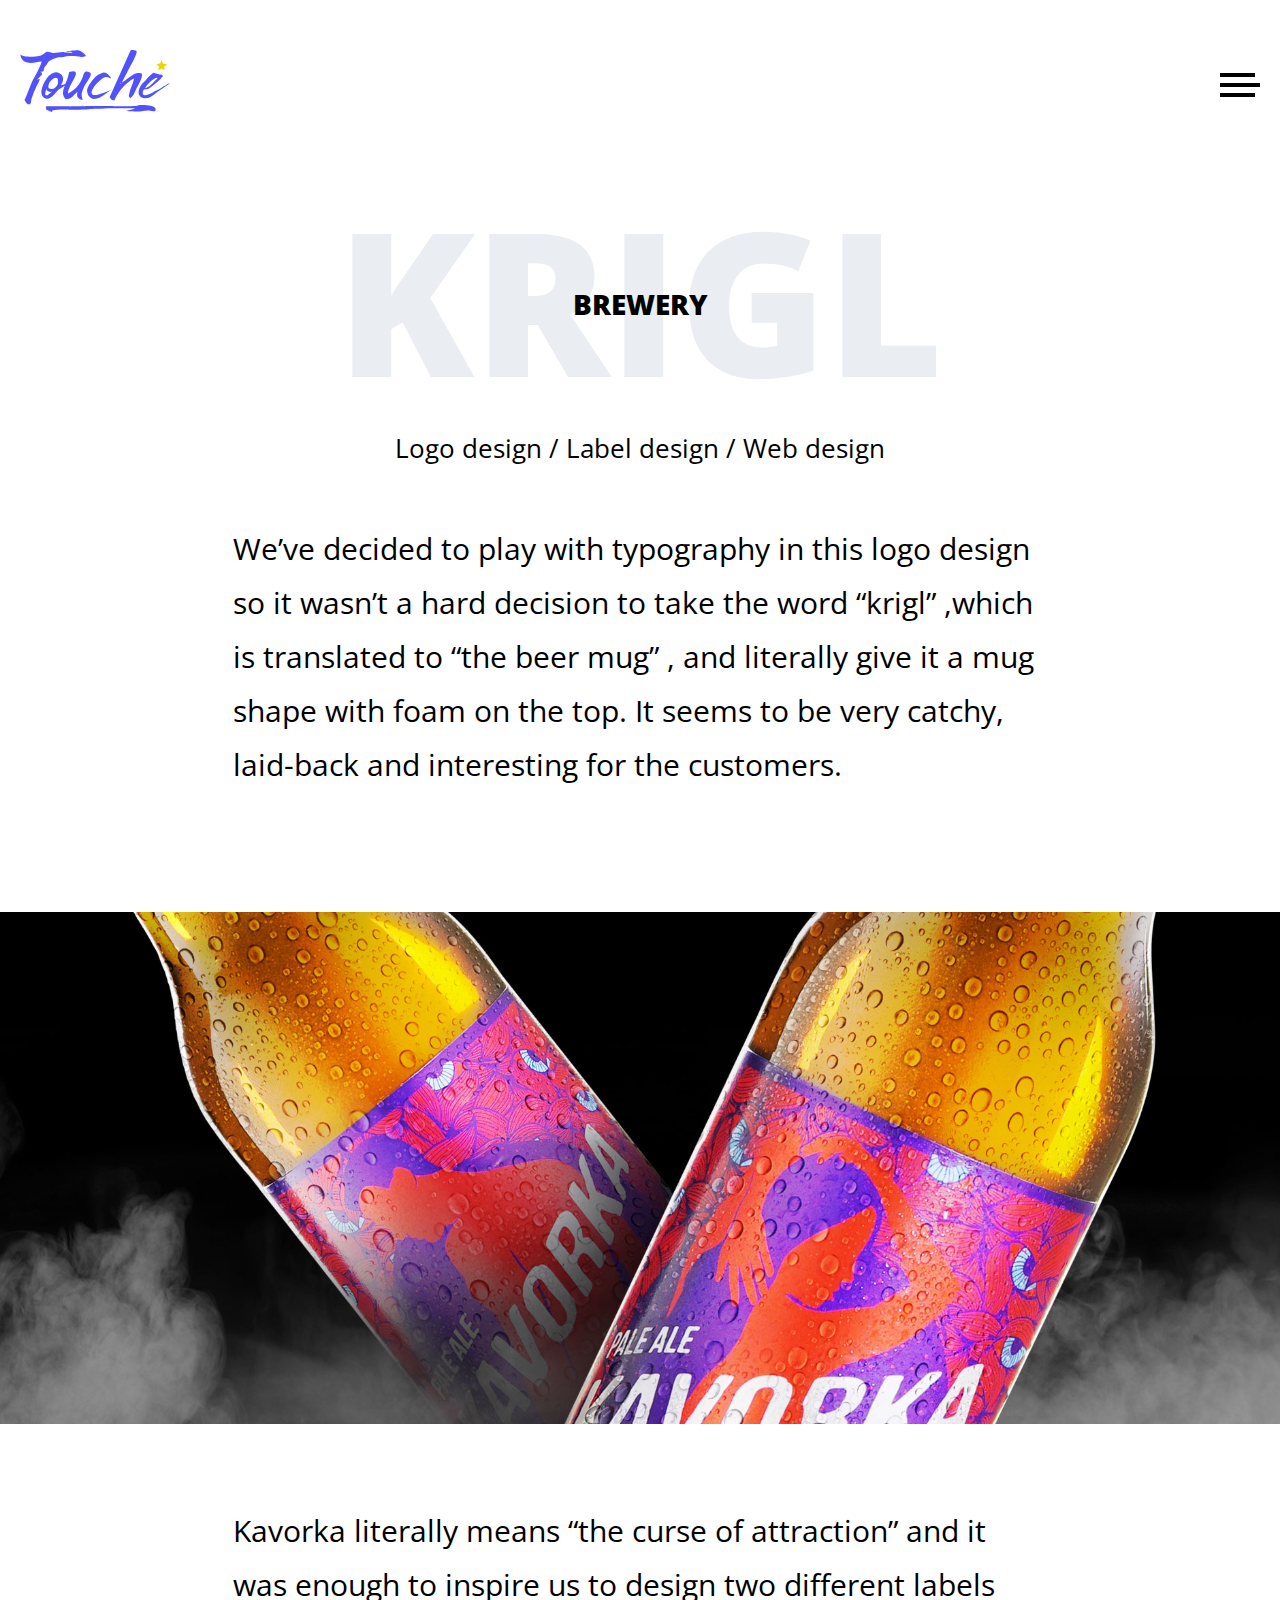
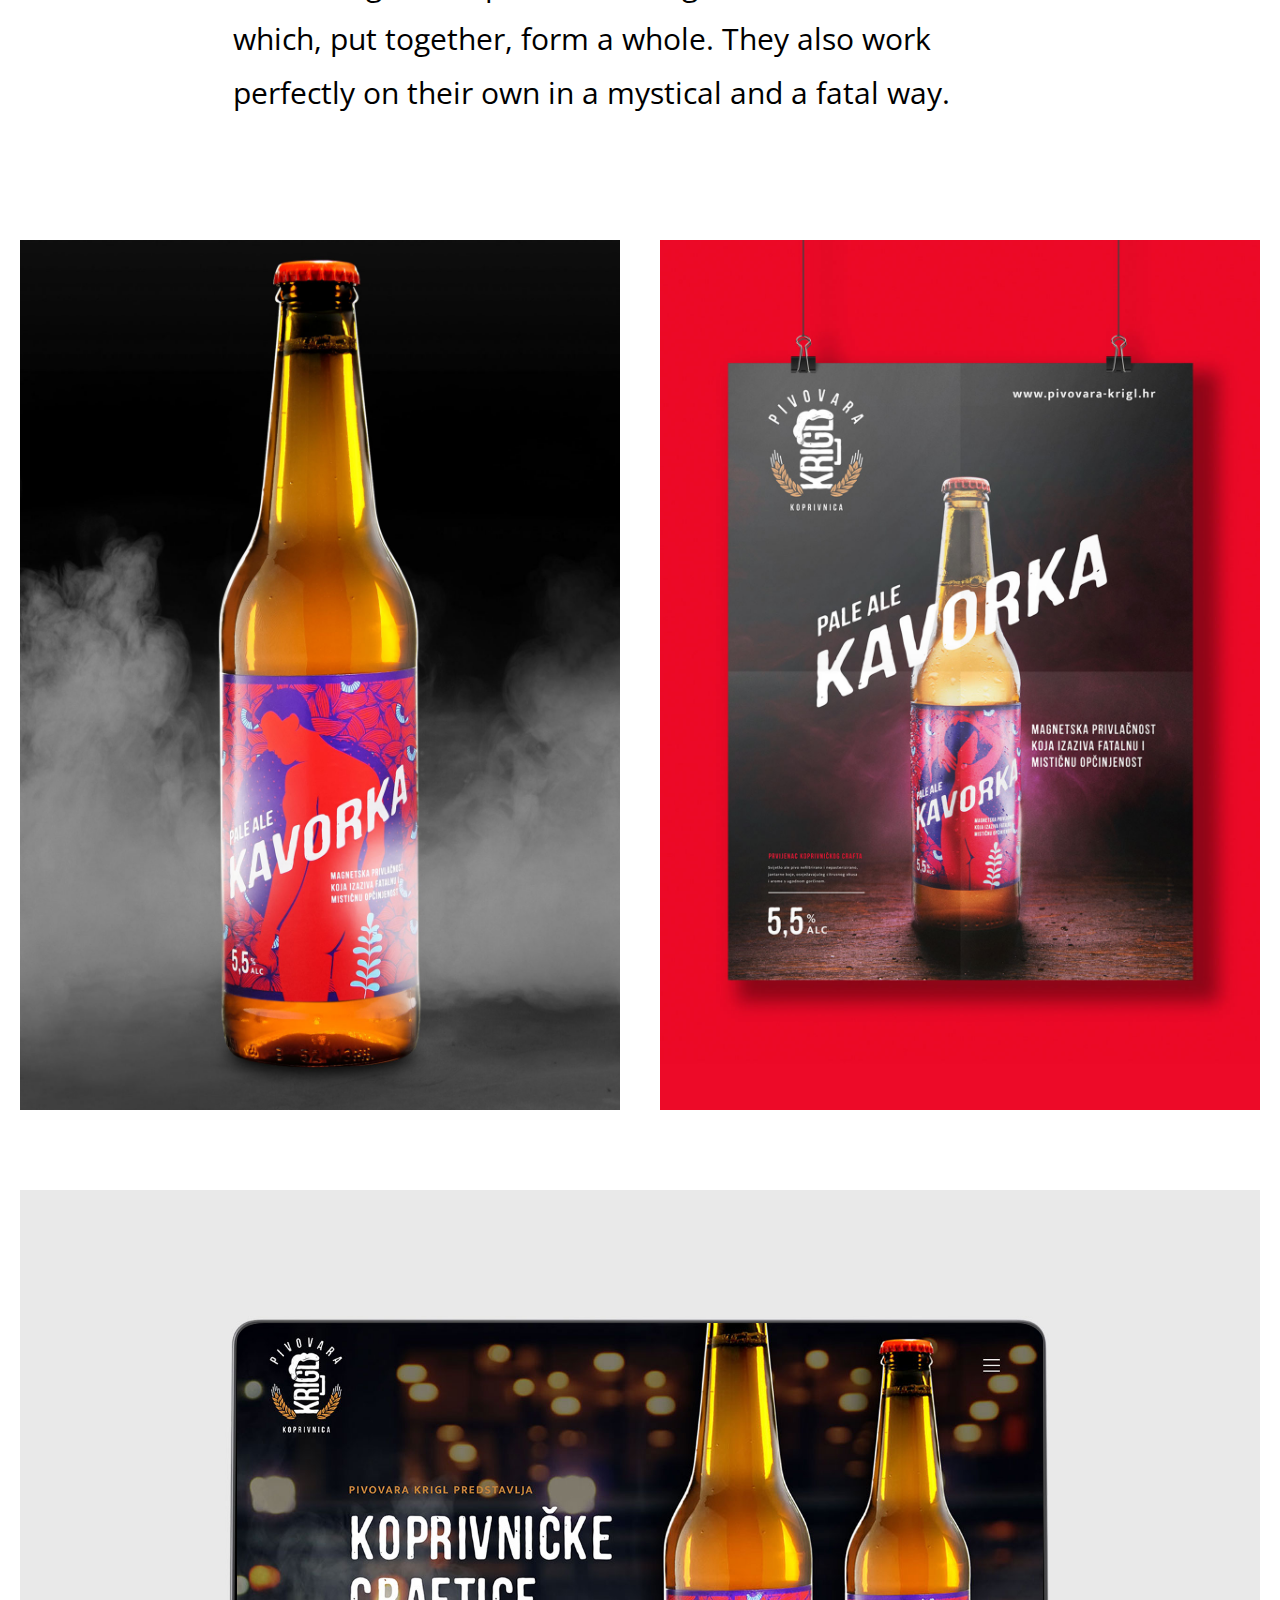
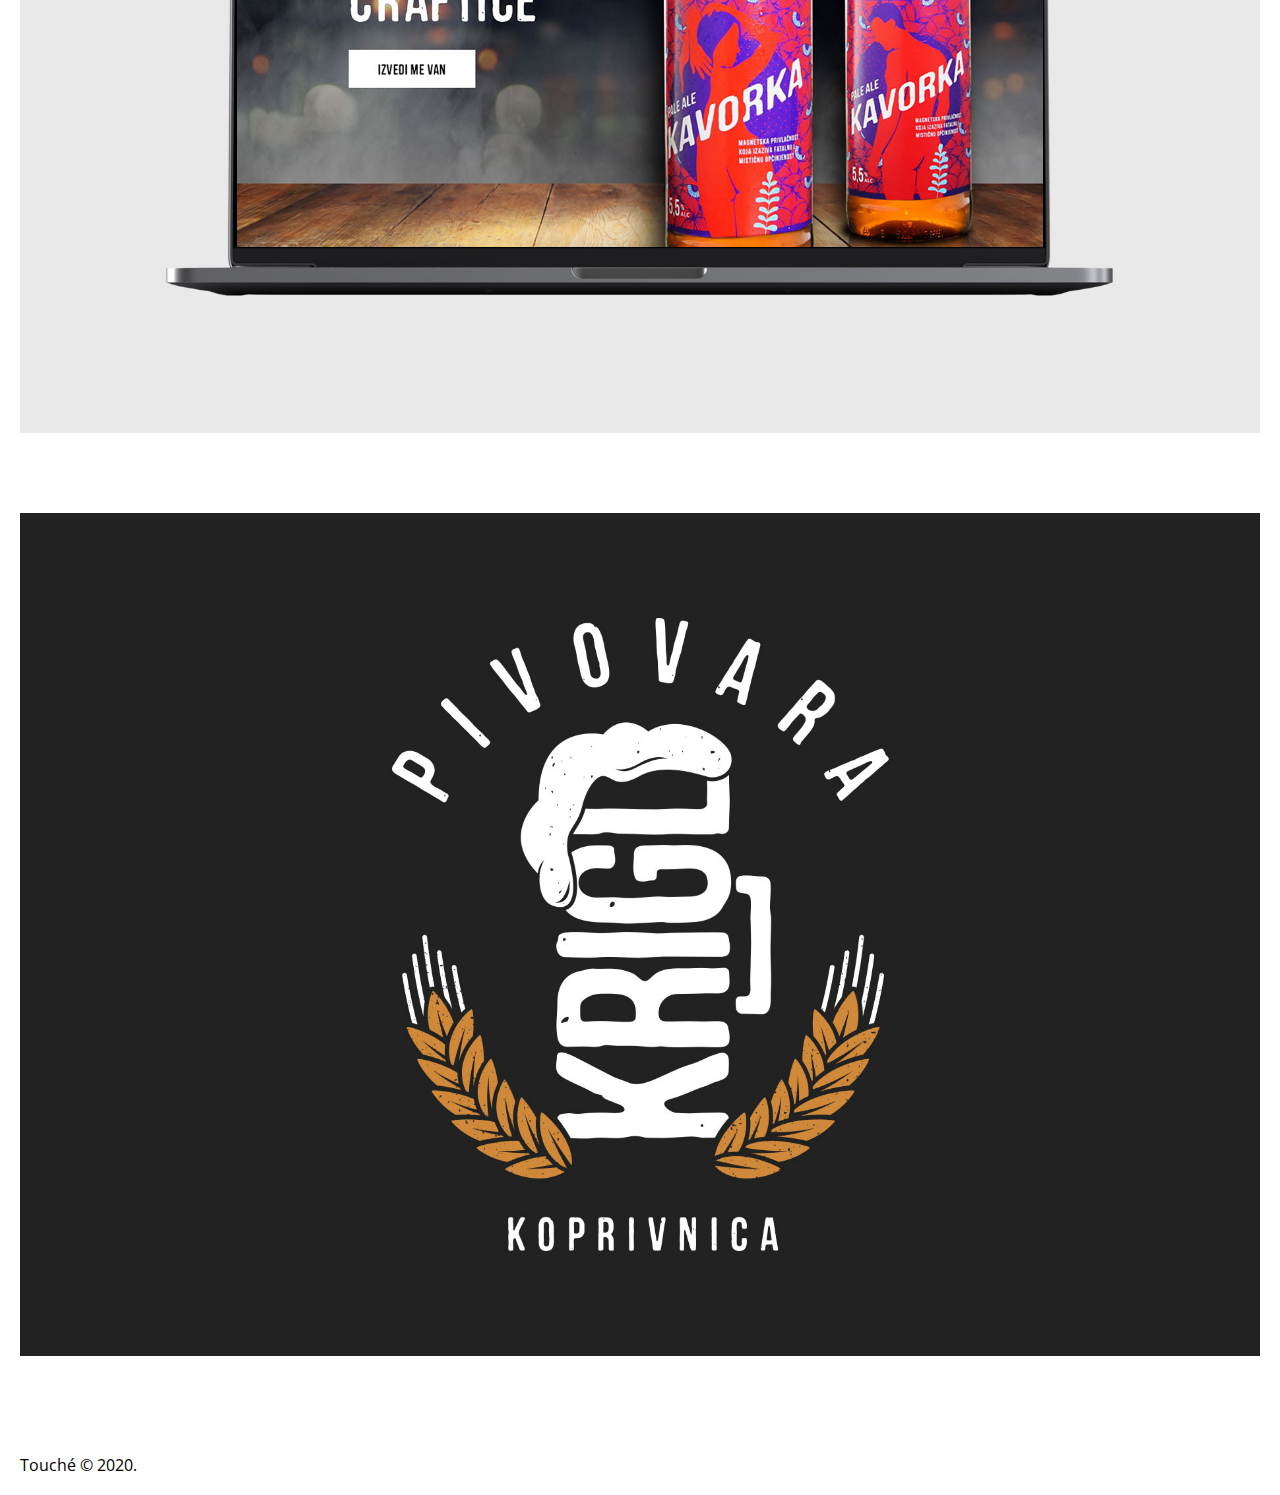
<file: works-pages/krigl-brewery.html>
<!DOCTYPE html>
<html lang="en">
<head>
    <meta charset="UTF-8">
    <title>Home / Touché / Digital Design and Branding</title>
    <meta name="description" content=""/>
    <meta name="keywords" content=""/>
    
    <meta name="author" content="Artur Zybin" />
    <meta name="copyright" content="Artur Zybin" />
    
    <meta name="robots" content="index,follow" />
    
    <link rel="icon" type="image/png" sizes="32x32" href="../img/favicon_32.png">
    <link rel="icon" type="image/png" sizes="16x16" href="../img/favicon_16.png">
    
    <link rel="stylesheet" href="../css/styles.min.css">
    
    <link rel="stylesheet" href="../css/libs/normalize.min.css">
    <link rel="stylesheet" href="../css/libs/slick/slick.min.css">
    <link rel="stylesheet" href="../css/libs/slick/slick-theme.min.css">
    
    <link href="../css/libs/font-awesome.min.css" rel="stylesheet">
    
    <link href="https://fonts.googleapis.com/css?family=Open+Sans:300,300i,400,400i,700,700i,800,800i&amp;subset=latin-ext" rel="stylesheet">
</head>
<body>
    <header class="header">
        <div class="header-inner">
            <a href="../index.html" class="header-logo"><img src="../img/touche-logo.svg" alt="logo"></a>
            <button class="header-burger"><span></span></button>
            <div class="menu">
                <ul class="menu-list">
                    <li class="menu-list-item"><a href="../index.html">Home</a></li>
                    <li class="menu-list-item"><a href="../about.html">About</a></li>
                    <li class="menu-list-item"><a href="../work.html">Work</a></li>
                    <li class="menu-list-item"><a href="../contacts.html">Contact</a></li>
                </ul>
                <div class="menu-contacts">
                    <p class="menu-contacts-title">Tell us about your project. We're good listeners.</p>
                    <h4 class="menu-email"><a href="mailto:info@2che.com.hr">info@2che.com.hr</a></h4>
                </div>
            </div>
        </div>
    </header>
    
    <div class="worker">
        <div class="container">
            <div class="padding-element worker-main-information">
                <h1 class="name">Krigl<span class="last-name">Brewery</span></h1>
                <p class="services">Logo design / Label design / Web design</p>
            </div>
            
            <p class="padding-element paragraph">
                We’ve decided to play with typography in this logo design so it wasn’t a hard decision to take the word “krigl” ,which is translated to “the beer mug” , and literally give it a mug shape with foam on the top. It seems to be very catchy, laid-back and interesting for the customers.
            </p>
        </div>
            
        <div class="full-page-image">
            <div class="wrapper">
                <div class="img" style="background-image: url('../img/projects/krigl-brewery/beer_label_designs.jpg');"></div>
            </div>
        </div>
        
        <div class="container">
            <p class="padding-element paragraph">
                Kavorka literally means “the curse of attraction” and it was enough to inspire us to design two different labels which, put together, form a whole. They also work perfectly on their own in a mystical and a fatal way.
            </p>
            
            <div class="padding-element half-container-image">
                <div class="wrapper">
                    <div class="img" style="background-image: url('../img/projects/krigl-brewery/kavorka_beer_label_01.jpg');"></div>
                </div>
            </div>
            <div class="padding-element half-container-image">
                <div class="wrapper">
                    <div class="img" style="background-image: url('../img/projects/krigl-brewery/kavorka_beer_poster_design.jpg');"></div>
                </div>
            </div>
            
            <div class="padding-element full-container-image">
                <div class="wrapper">
                    <div class="img" style="background-image: url('../img/projects/macbook.jpg');">
                        <div class="macbook-screen">
                            <img src="../img/projects/krigl-brewery/krigl_brewery_web_design.jpg" class="page" data-name="kriglBrewery">
                        </div>
                    </div>
                </div>
            </div>
            
            <div class="padding-element full-container-image">
                <div class="wrapper">
                    <div class="img" style="background-image: url('../img/projects/krigl-brewery/krigl_brewery_logo_design.jpg');"></div>
                </div>
            </div>
        </div>
    </div>
    
    <footer class="footer">
        <div class="container">Touché © 2020.</div>
    </footer>
    
    
    <!--jquery-->
    <script src="https://code.jquery.com/jquery-3.2.1.slim.min.js" integrity="sha384-KJ3o2DKtIkvYIK3UENzmM7KCkRr/rE9/Qpg6aAZGJwFDMVNA/GpGFF93hXpG5KkN" crossorigin="anonymous"></script>
    <script src="https://cdnjs.cloudflare.com/ajax/libs/popper.js/1.12.9/umd/popper.min.js" integrity="sha384-ApNbgh9B+Y1QKtv3Rn7W3mgPxhU9K/ScQsAP7hUibX39j7fakFPskvXusvfa0b4Q" crossorigin="anonymous"></script>
    <!--anime.js-->
    <script type="text/javascript" src="../js/01_anime.min.js"></script>
    
    <script type="text/javascript" src="../js/menu.js"></script>
    <script type="text/javascript" src="../js/work-example.js"></script>
</body>
</html>
</file>
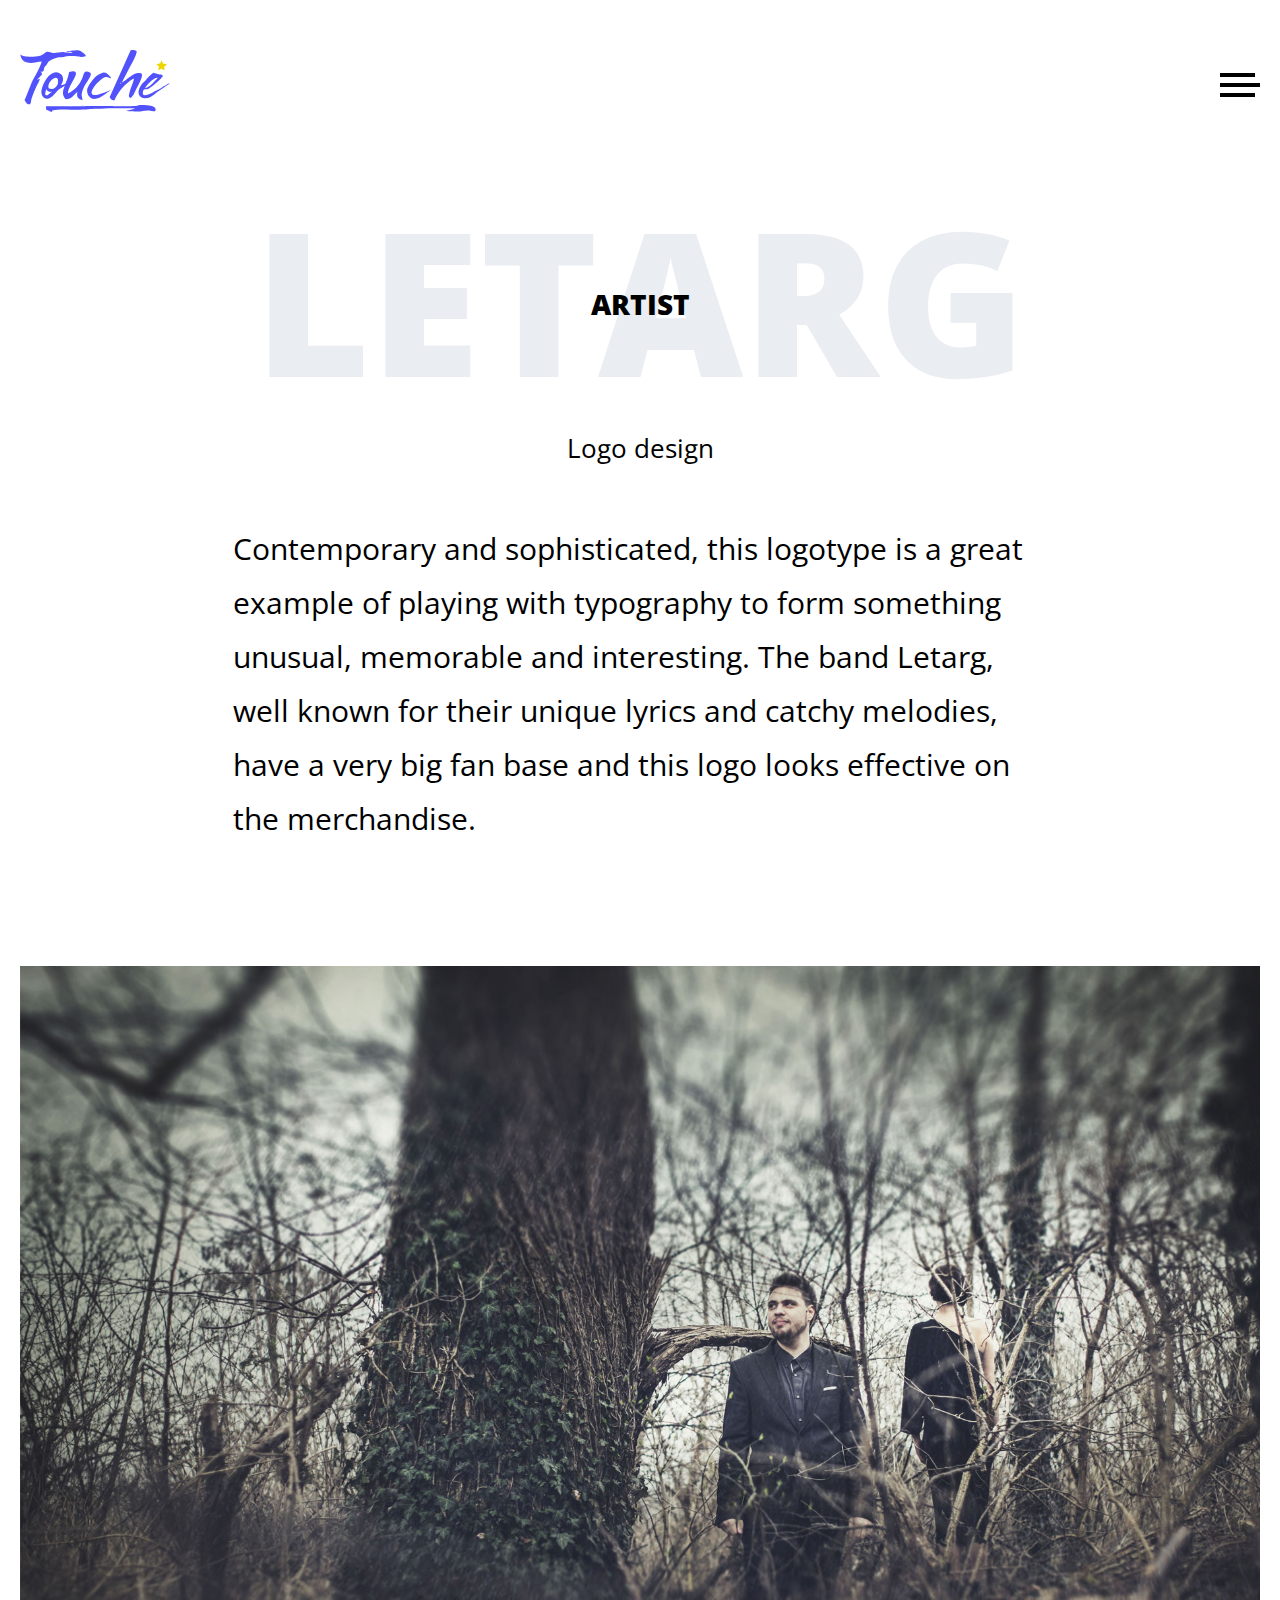
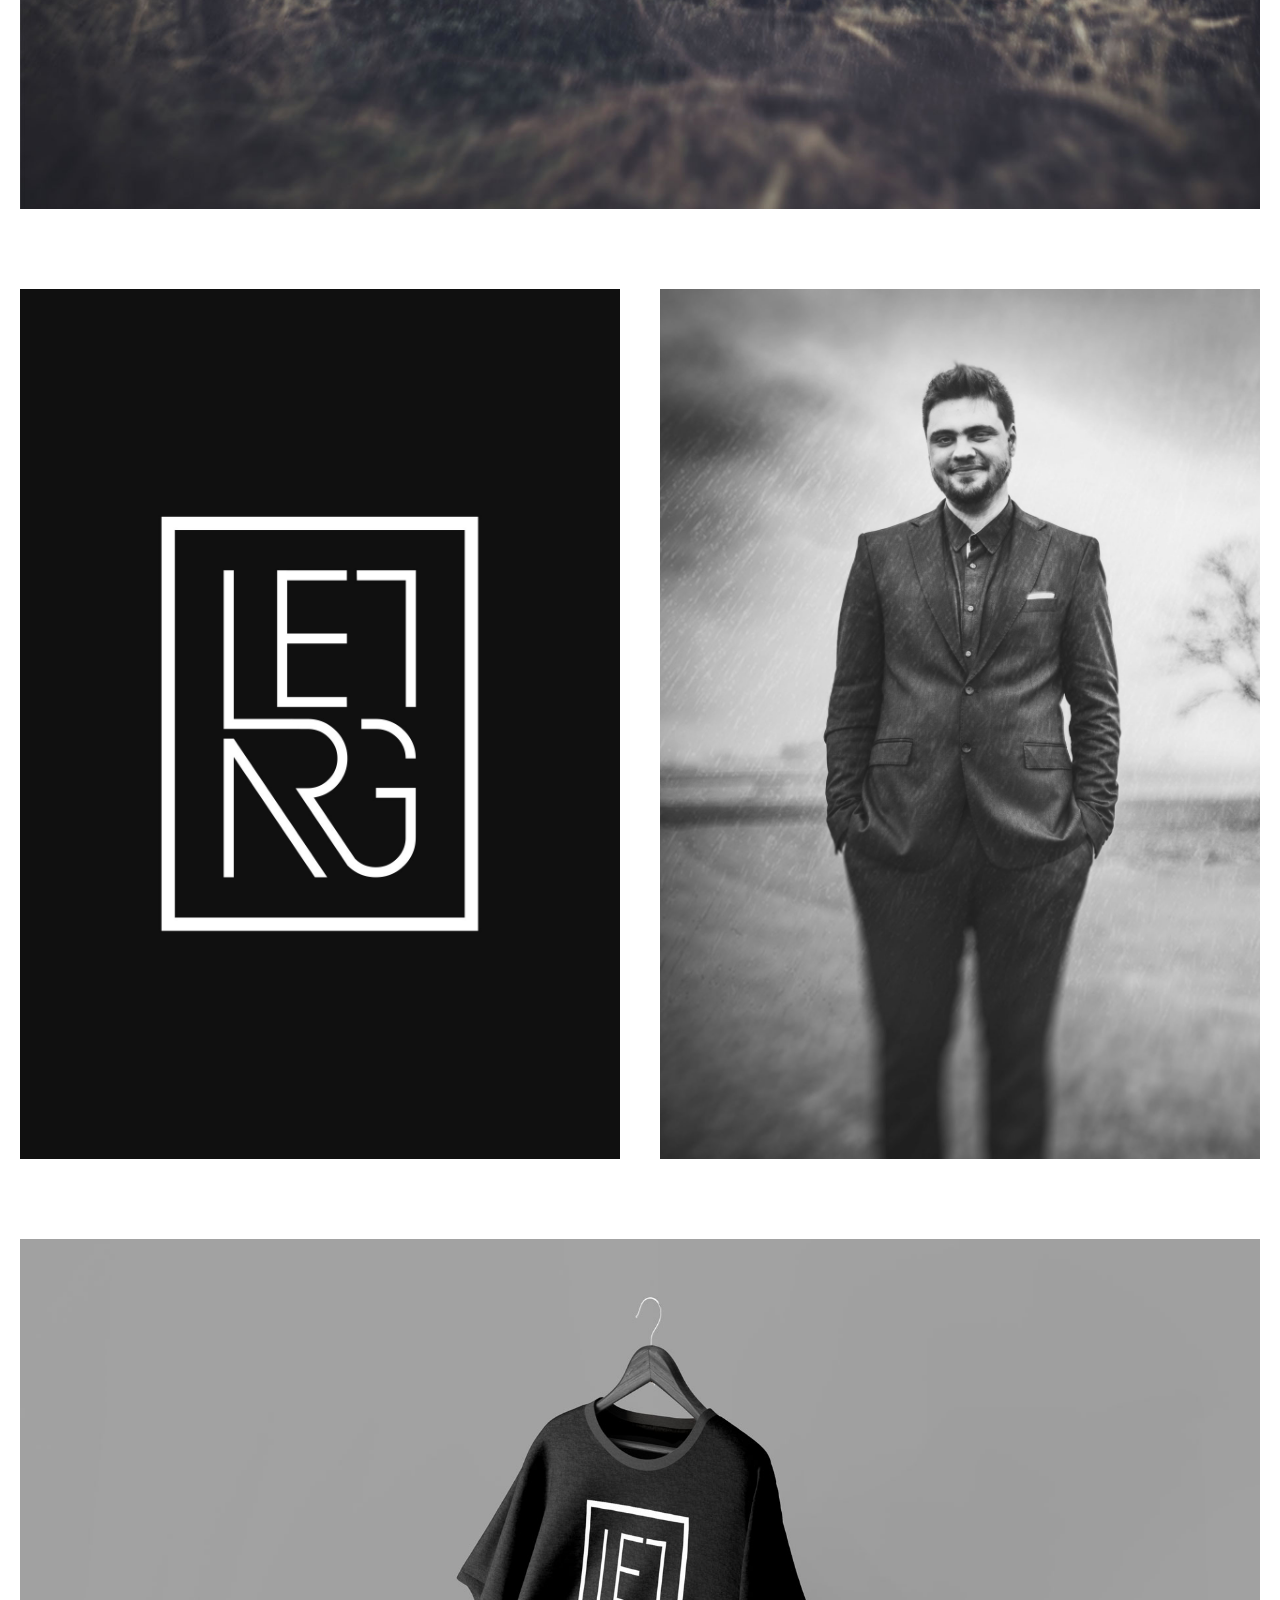
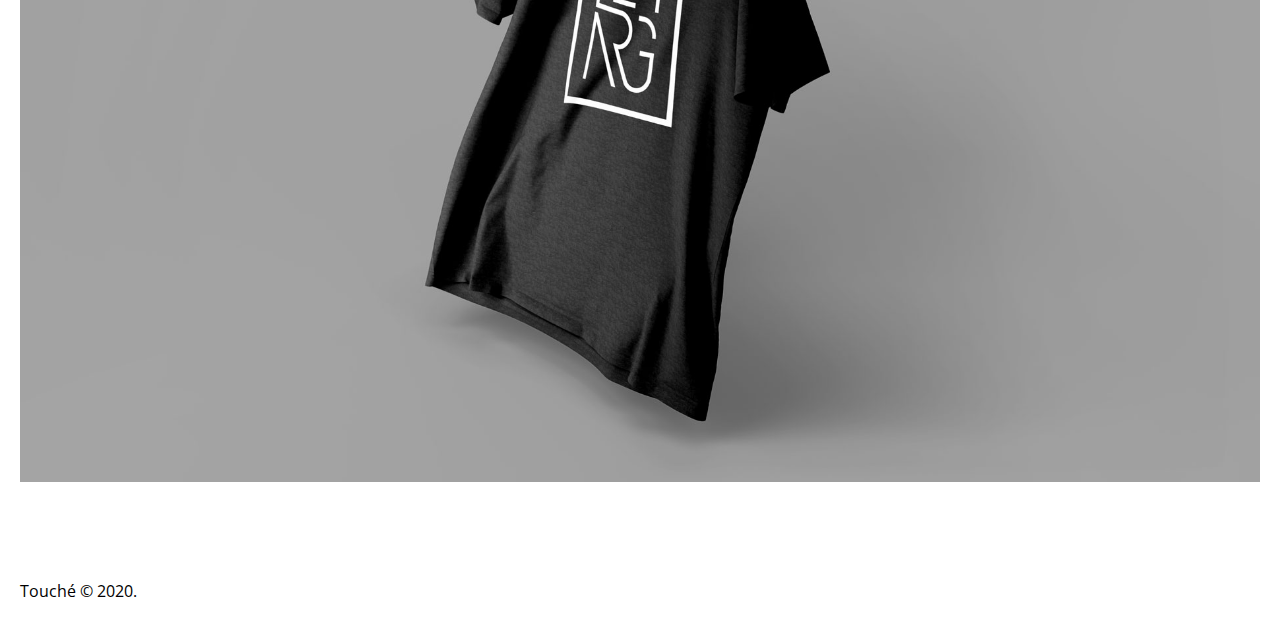
<file: works-pages/letarg.html>
<!DOCTYPE html>
<html lang="en">
<head>
    <meta charset="UTF-8">
    <title>Home / Touché / Digital Design and Branding</title>
    <meta name="description" content=""/>
    <meta name="keywords" content=""/>
    
    <meta name="author" content="Artur Zybin" />
    <meta name="copyright" content="Artur Zybin" />
    
    <meta name="robots" content="index,follow" />
    
    <link rel="icon" type="image/png" sizes="32x32" href="../img/favicon_32.png">
    <link rel="icon" type="image/png" sizes="16x16" href="../img/favicon_16.png">
    
    <link rel="stylesheet" href="../css/styles.min.css">
    
    <link rel="stylesheet" href="../css/libs/normalize.min.css">
    <link rel="stylesheet" href="../css/libs/slick/slick.min.css">
    <link rel="stylesheet" href="../css/libs/slick/slick-theme.min.css">
    
    <link href="../css/libs/font-awesome.min.css" rel="stylesheet">
    
    <link href="https://fonts.googleapis.com/css?family=Open+Sans:300,300i,400,400i,700,700i,800,800i&amp;subset=latin-ext" rel="stylesheet">
</head>
<body>
    <header class="header">
        <div class="header-inner">
            <a href="../index.html" class="header-logo"><img src="../img/touche-logo.svg" alt="logo"></a>
            <button class="header-burger"><span></span></button>
            <div class="menu">
                <ul class="menu-list">
                    <li class="menu-list-item"><a href="../index.html">Home</a></li>
                    <li class="menu-list-item"><a href="../about.html">About</a></li>
                    <li class="menu-list-item"><a href="../work.html">Work</a></li>
                    <li class="menu-list-item"><a href="../contacts.html">Contact</a></li>
                </ul>
                <div class="menu-contacts">
                    <p class="menu-contacts-title">Tell us about your project. We're good listeners.</p>
                    <h4 class="menu-email"><a href="mailto:info@2che.com.hr">info@2che.com.hr</a></h4>
                </div>
            </div>
        </div>
    </header>
    
    <div class="worker">
        <div class="container">
            <div class="padding-element worker-main-information">
                <h1 class="name">Letarg<span class="last-name">ARTIST</span></h1>
                <p class="services">Logo design</p>
            </div>
            
            <p class="padding-element paragraph">
                Contemporary and sophisticated, this logotype is a great example of playing with typography to form something unusual, memorable and interesting. The band Letarg, well known for their unique lyrics and catchy melodies, have a very big fan base and this logo looks effective on the merchandise.
            </p>
            
            <div class="padding-element full-container-image">
                <div class="wrapper">
                    <div class="img" style="background-image: url('../img/projects/letarg/letarg_artist.jpg');"></div>
                </div>
            </div>
            
            <div class="padding-element half-container-image">
                <div class="wrapper">
                    <div class="img" style="background-image: url('../img/projects/letarg/letarg_logo_design.jpg');"></div>
                </div>
            </div>
            <div class="padding-element half-container-image">
                <div class="wrapper">
                    <div class="img" style="background-image: url('../img/projects/letarg/letarg.jpg');"></div>
                </div>
            </div>
            
            <div class="padding-element full-container-image">
                <div class="wrapper">
                    <div class="img" style="background-image: url('../img/projects/letarg/letarg_shirt_art.jpg');"></div>
                </div>
            </div>
        </div>
    </div>
    
    <footer class="footer">
        <div class="container">Touché © 2020.</div>
    </footer>
    
    
    <!--jquery-->
    <script src="https://code.jquery.com/jquery-3.2.1.slim.min.js" integrity="sha384-KJ3o2DKtIkvYIK3UENzmM7KCkRr/rE9/Qpg6aAZGJwFDMVNA/GpGFF93hXpG5KkN" crossorigin="anonymous"></script>
    <script src="https://cdnjs.cloudflare.com/ajax/libs/popper.js/1.12.9/umd/popper.min.js" integrity="sha384-ApNbgh9B+Y1QKtv3Rn7W3mgPxhU9K/ScQsAP7hUibX39j7fakFPskvXusvfa0b4Q" crossorigin="anonymous"></script>
    
    <script type="text/javascript" src="../js/menu.js"></script>
</body>
</html>
</file>
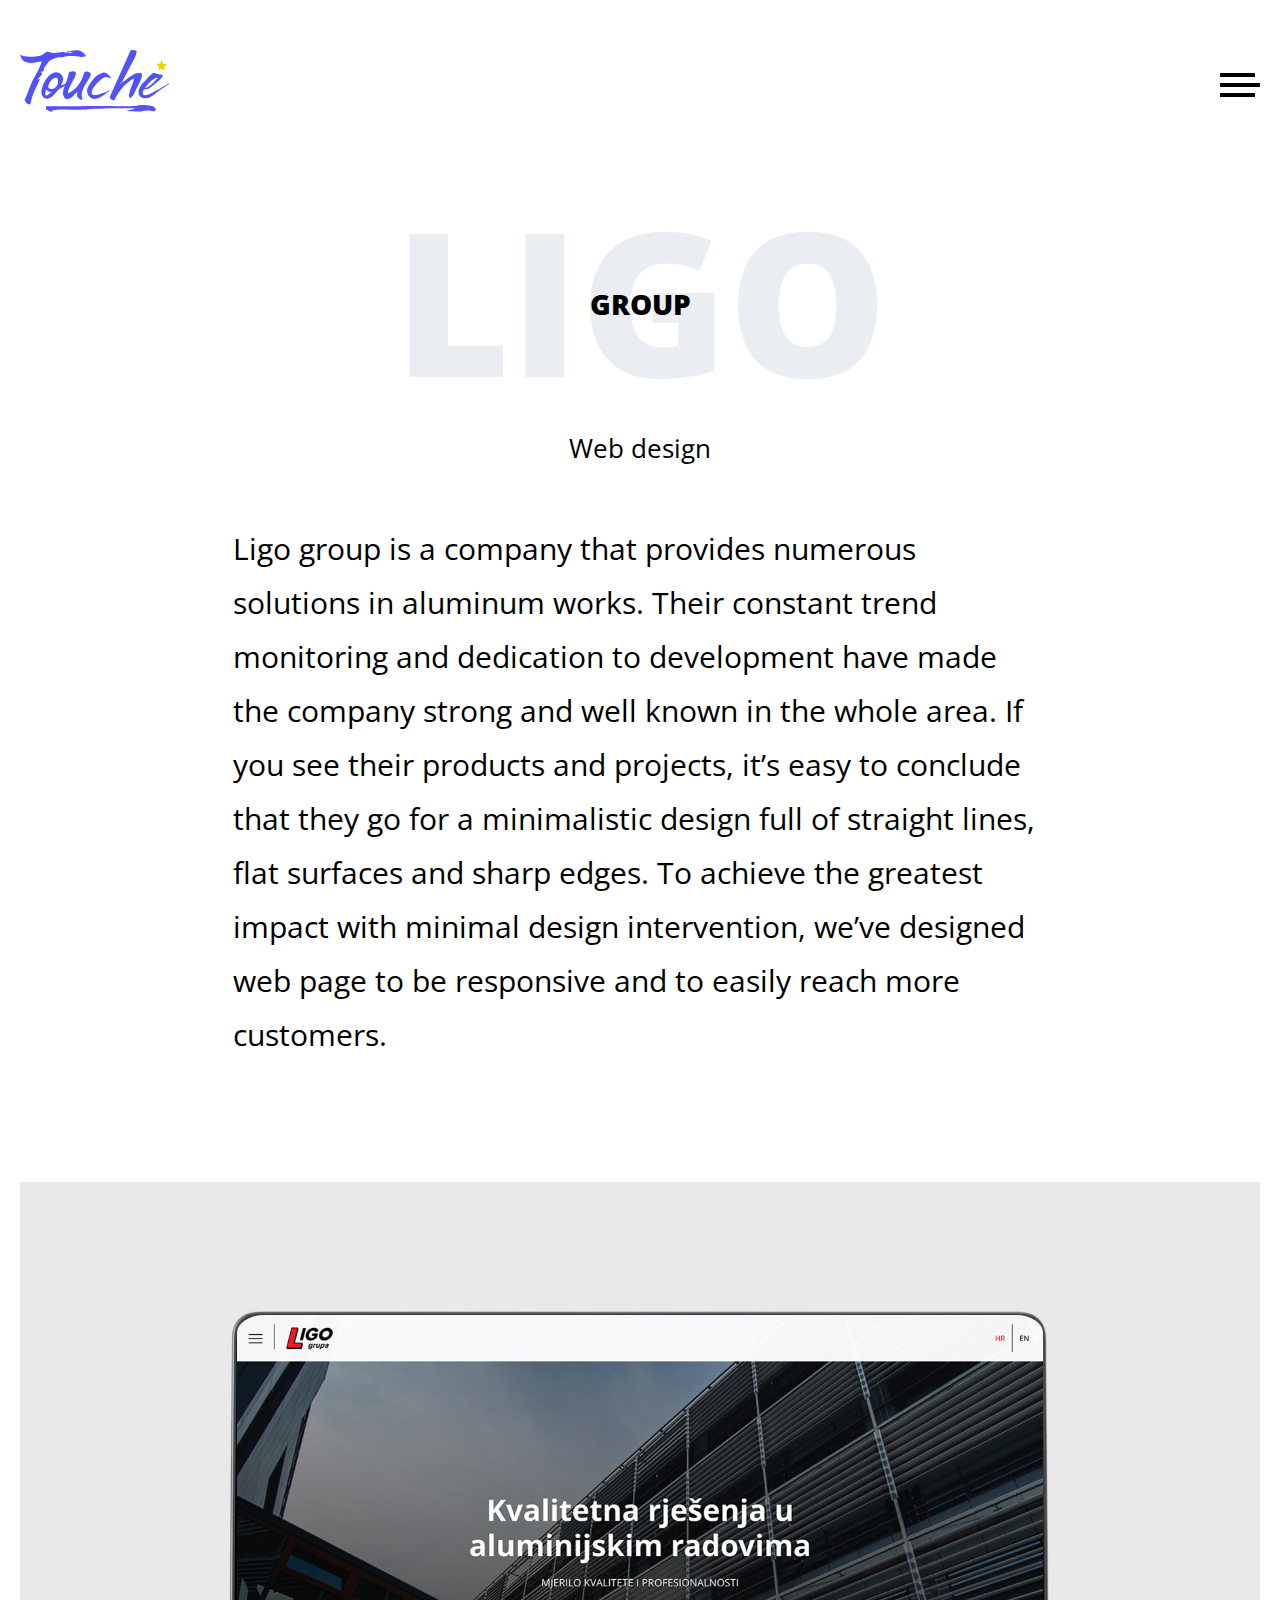
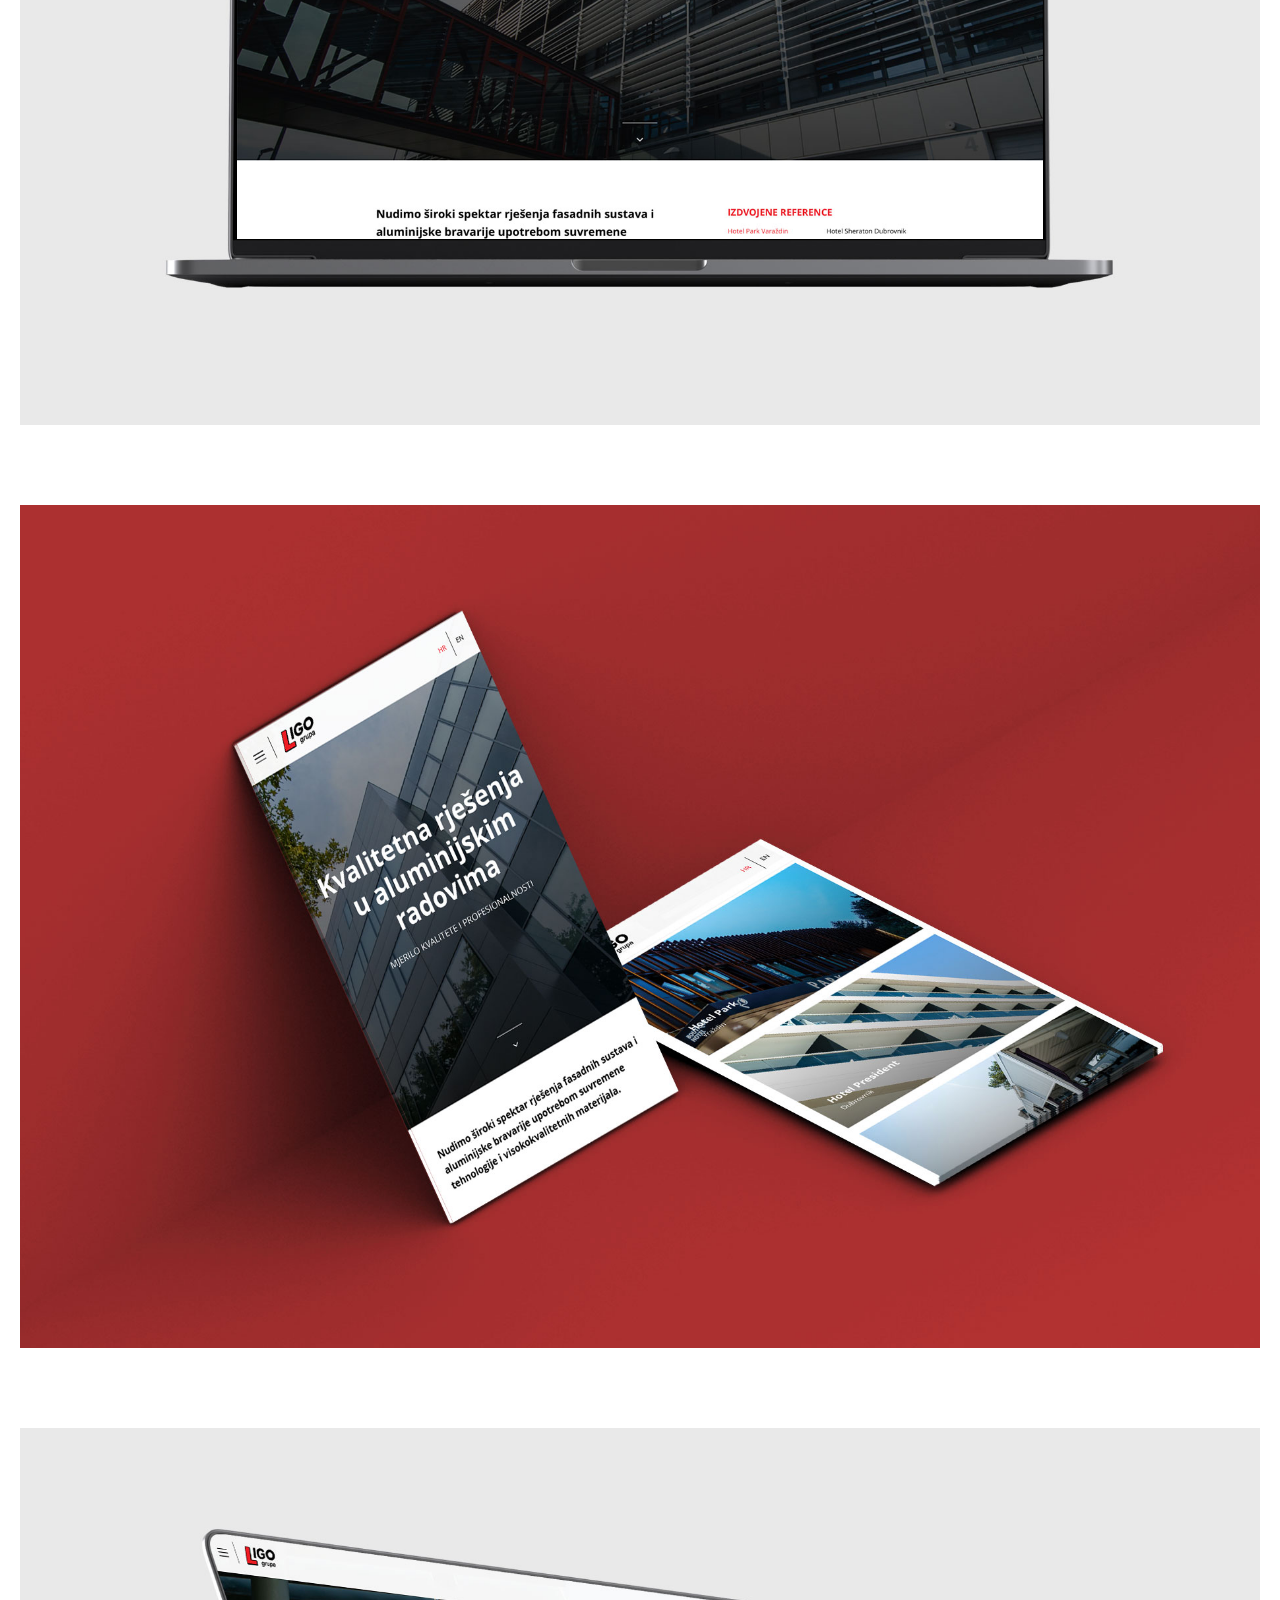
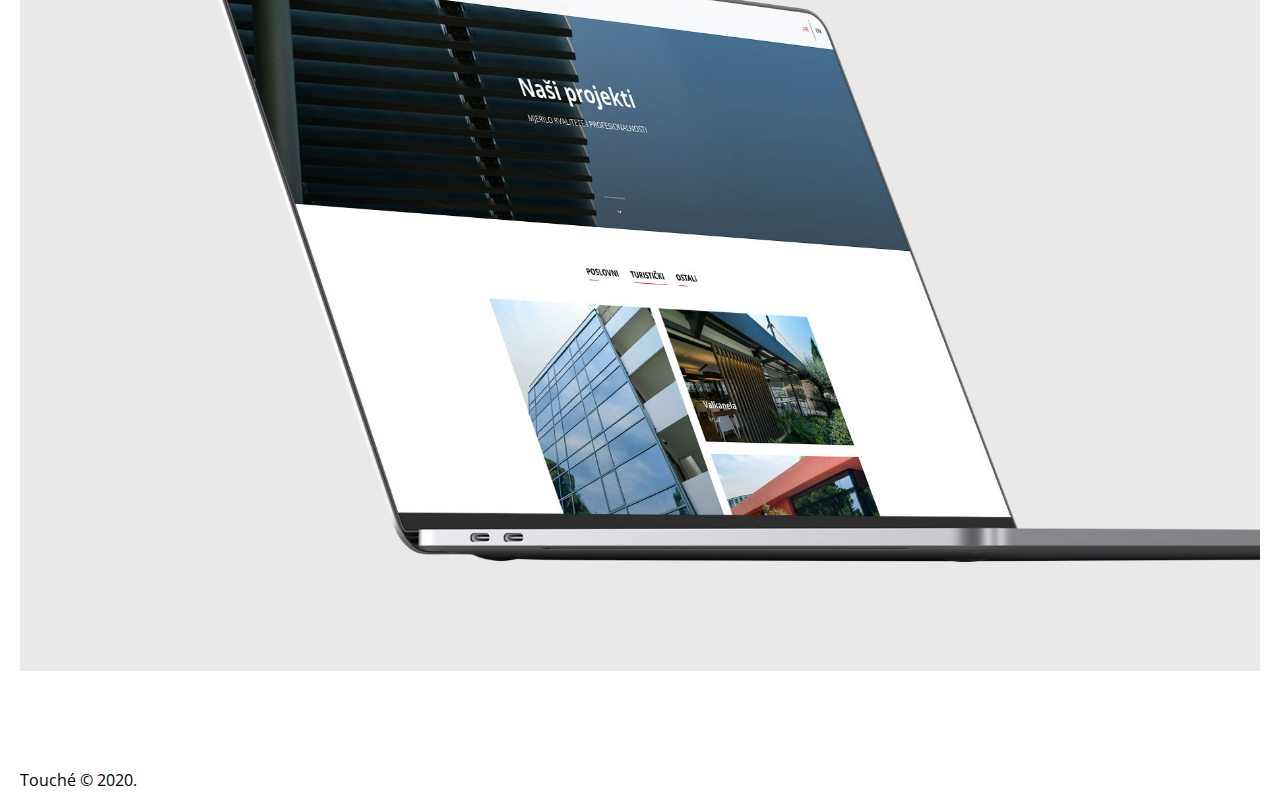
<file: works-pages/ligo-group.html>
<!DOCTYPE html>
<html lang="en">
<head>
    <meta charset="UTF-8">
    <title>Home / Touché / Digital Design and Branding</title>
    <meta name="description" content=""/>
    <meta name="keywords" content=""/>
    
    <meta name="author" content="Artur Zybin" />
    <meta name="copyright" content="Artur Zybin" />
    
    <meta name="robots" content="index,follow" />
    
    <link rel="icon" type="image/png" sizes="32x32" href="../img/favicon_32.png">
    <link rel="icon" type="image/png" sizes="16x16" href="../img/favicon_16.png">
    
    <link rel="stylesheet" href="../css/styles.min.css">
    
    <link href="https://fonts.googleapis.com/css?family=Open+Sans:300,300i,400,400i,700,700i,800,800i&amp;subset=latin-ext" rel="stylesheet">
</head>
<body>
    <header class="header">
        <div class="header-inner">
            <a href="../index.html" class="header-logo"><img src="../img/touche-logo.svg" alt="logo"></a>
            <button class="header-burger"><span></span></button>
            <div class="menu">
                <ul class="menu-list">
                    <li class="menu-list-item"><a href="../index.html">Home</a></li>
                    <li class="menu-list-item"><a href="../about.html">About</a></li>
                    <li class="menu-list-item"><a href="../work.html">Work</a></li>
                    <li class="menu-list-item"><a href="../contacts.html">Contact</a></li>
                </ul>
                <div class="menu-contacts">
                    <p class="menu-contacts-title">Tell us about your project. We're good listeners.</p>
                    <h4 class="menu-email"><a href="mailto:info@2che.com.hr">info@2che.com.hr</a></h4>
                </div>
            </div>
        </div>
    </header>
    
    <div class="worker">
        <div class="container">
            <div class="padding-element worker-main-information">
                <h1 class="name">Ligo<span class="last-name">Group</span></h1>
                <p class="services">Web design</p>
            </div>
            
            <p class="padding-element paragraph">
                Ligo group is a company that provides numerous solutions in aluminum works. Their constant trend monitoring and dedication to development have made the company strong and well known in the whole area. If you see their products and projects, it’s easy to conclude that they go for a minimalistic design full of straight lines, flat surfaces and sharp edges. To achieve the greatest impact with minimal design intervention, we’ve designed web page to be responsive and to easily reach more customers.
            </p>
            
            <div class="padding-element full-container-image">
                <div class="wrapper">
                    <div class="img" style="background-image: url('../img/projects/macbook.jpg');">
                        <div class="macbook-screen">
                            <img src="../img/projects/ligo-group/ligo_group_wesbite_development.jpg" class="page" data-name="ligoGroup">
                        </div>
                    </div>
                </div>
            </div>
            
            <div class="padding-element full-container-image">
                <div class="wrapper">
                    <div class="img" style="background-image: url('../img/projects/ligo-group/ligo_group_responsive_web_design.jpg');"></div>
                </div>
            </div>
            
            <div class="padding-element full-container-image">
                <div class="wrapper">
                    <div class="img" style="background-image: url('../img/projects/ligo-group/ligo_group_web_design.jpg');"></div>
                </div>
            </div>
        </div>
    </div>
    
    <footer class="footer">
        <div class="container">Touché © 2020.</div>
    </footer>
    
    
    <!--jquery-->
    <script src="https://code.jquery.com/jquery-3.2.1.slim.min.js" integrity="sha384-KJ3o2DKtIkvYIK3UENzmM7KCkRr/rE9/Qpg6aAZGJwFDMVNA/GpGFF93hXpG5KkN" crossorigin="anonymous"></script>
    <script src="https://cdnjs.cloudflare.com/ajax/libs/popper.js/1.12.9/umd/popper.min.js" integrity="sha384-ApNbgh9B+Y1QKtv3Rn7W3mgPxhU9K/ScQsAP7hUibX39j7fakFPskvXusvfa0b4Q" crossorigin="anonymous"></script>
    
    <script type="text/javascript" src="../js/script.min.js"></script>
</body>
</html>
</file>
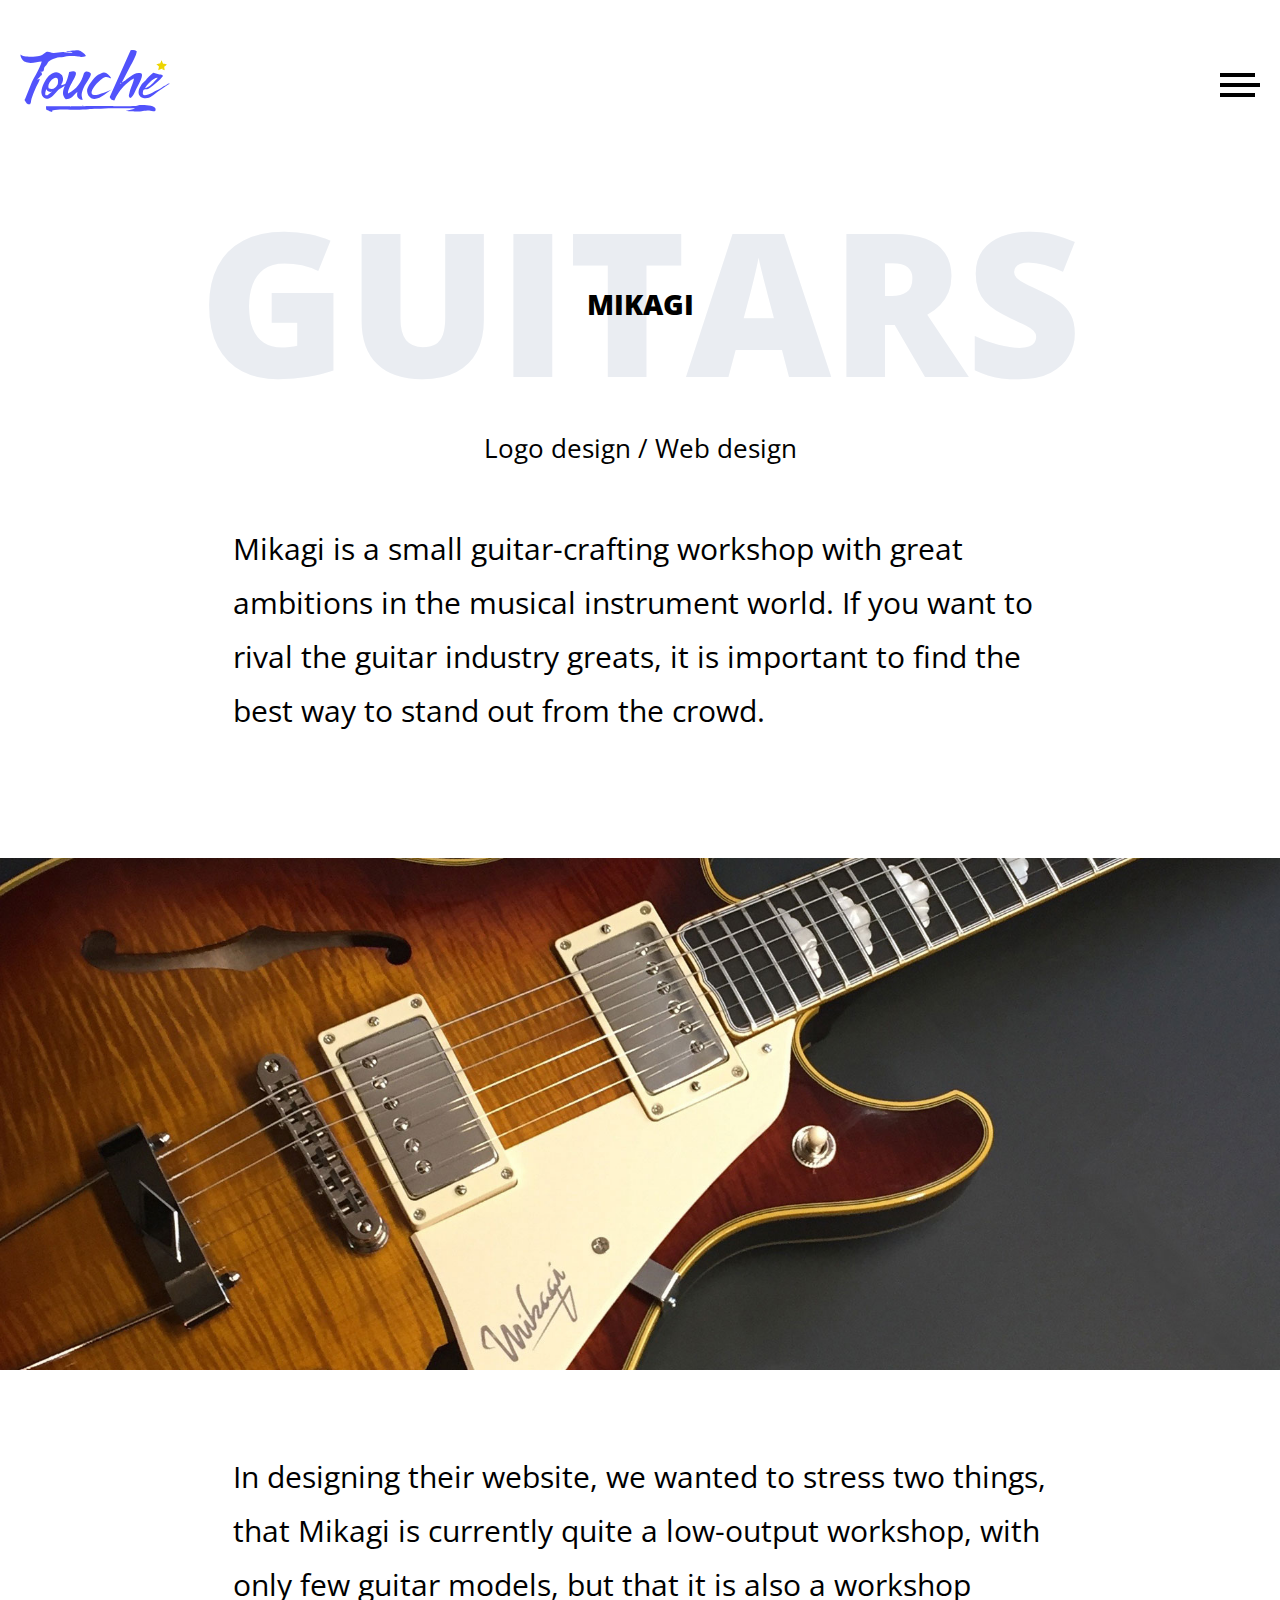
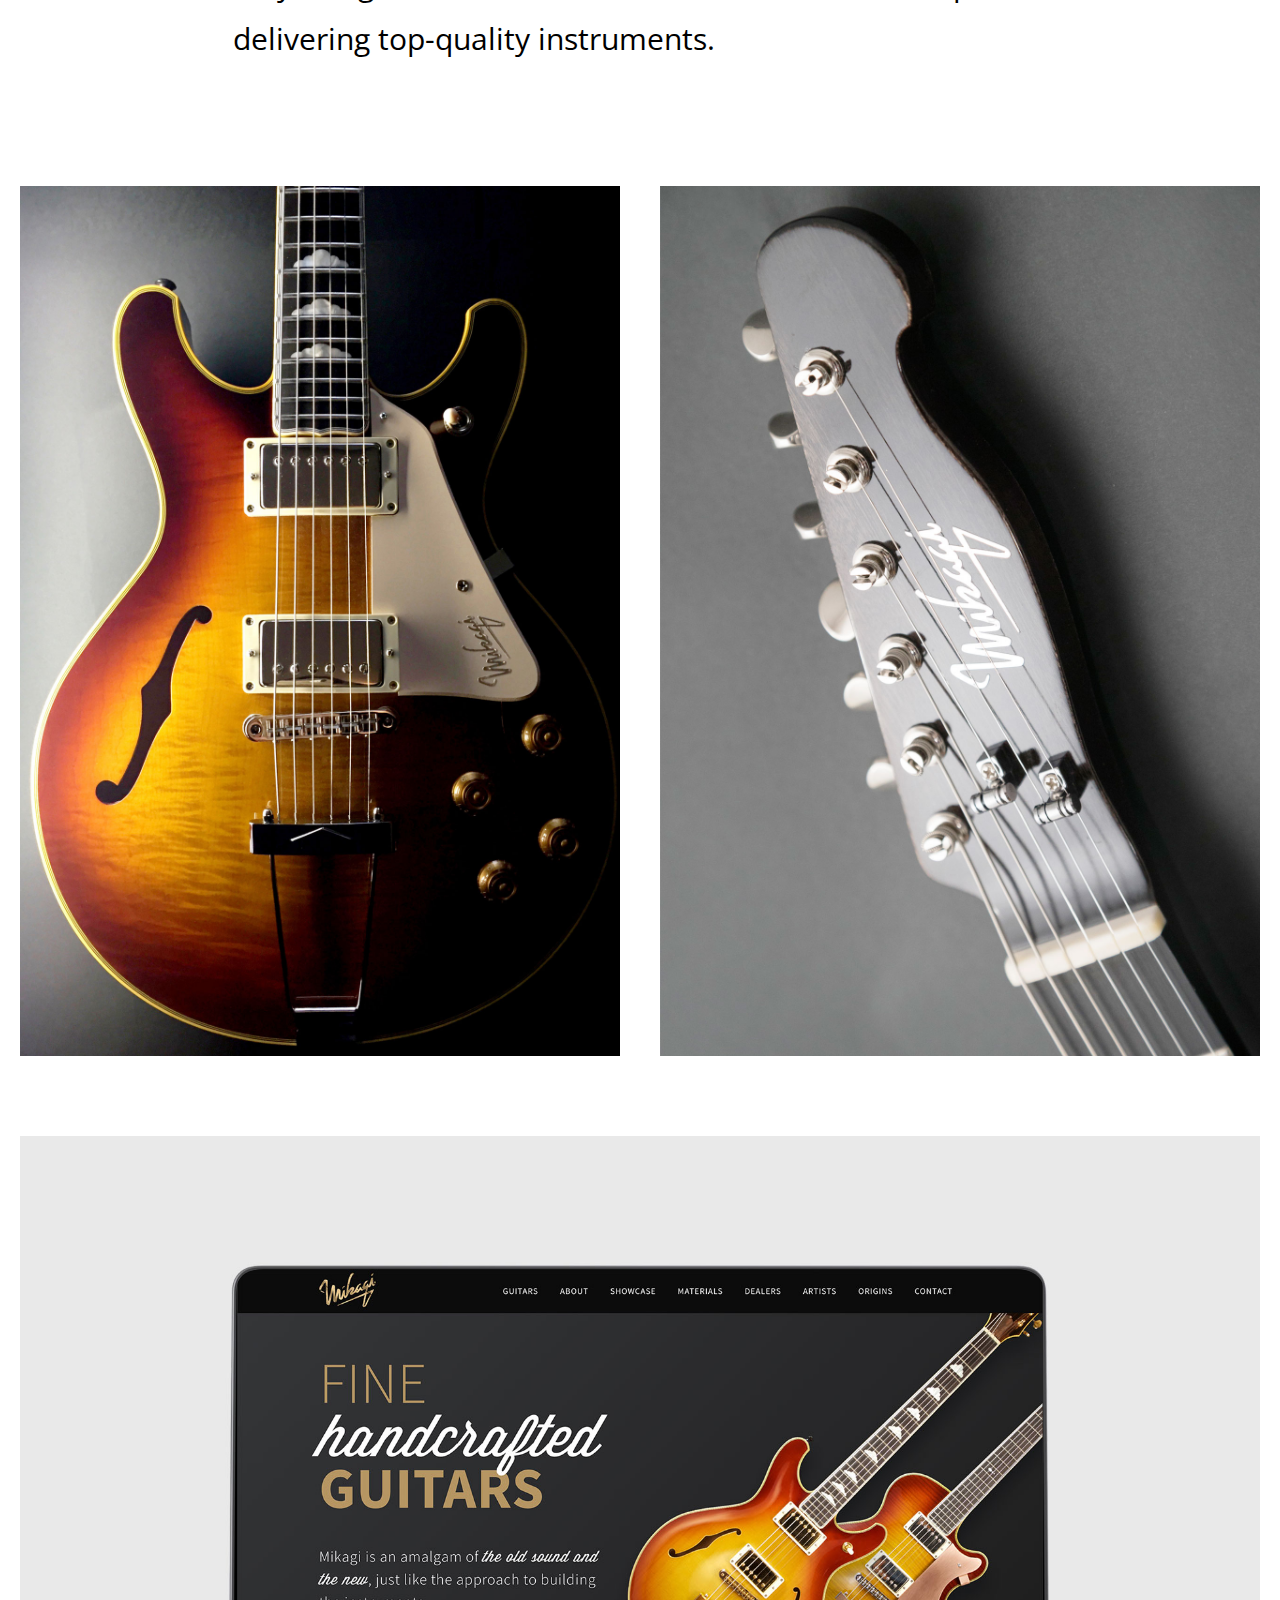
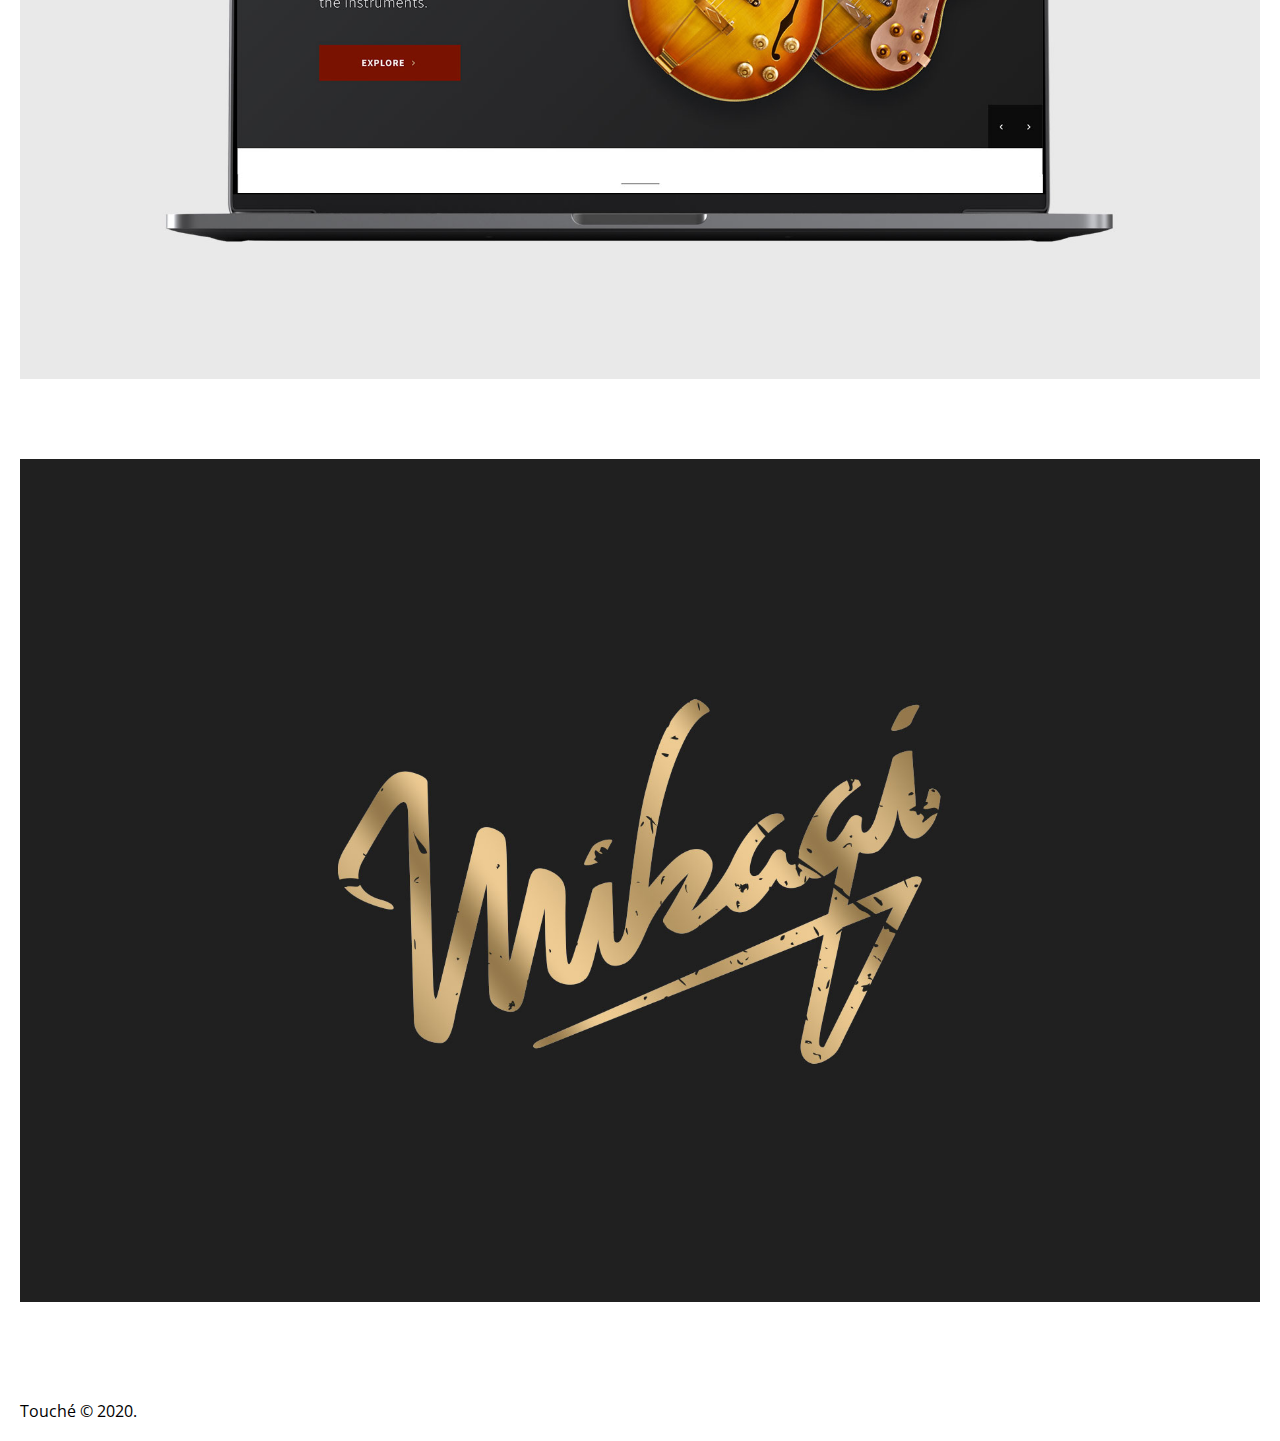
<file: works-pages/mikagi-guitars.html>
<!DOCTYPE html>
<html lang="en">
<head>
    <meta charset="UTF-8">
    <title>Mikagi Guitars / Touché / Digital Design and Branding</title>
    <meta name="description" content="Mikagi is a small guitar-crafting workshop with great ambitions in the musical instrument world. If you want to rival the guitar industry greats, it is important to find the best way to stand out from the crowd."/>
    
    <meta name="author" content="Artur Zybin" />
    <meta name="copyright" content="Artur Zybin" />
    
    <meta name="robots" content="index,follow" />
    
    <meta name="viewport" content="width=device-width, initial-scale=1.0, maximum-scale=1.0, minimum-scale=1.0, user-scalable=no">
    
    <link rel="icon" type="image/png" sizes="32x32" href="../img/favicon_32.png">
    <link rel="icon" type="image/png" sizes="16x16" href="../img/favicon_16.png">
    
    <link rel="stylesheet" href="../css/styles.min.css">
    
    <link href="https://fonts.googleapis.com/css?family=Open+Sans:300,300i,400,400i,700,700i,800,800i&amp;subset=latin-ext" rel="stylesheet">
</head>
<body>
    <header class="header">
        <div class="header-inner">
            <a href="../index.html" class="header-logo"><img src="../img/touche-logo.svg" alt="logo"></a>
            <button class="header-burger"><span></span></button>
            <div class="menu">
                <ul class="menu-list">
                    <li class="menu-list-item"><a href="../index.html">Home</a></li>
                    <li class="menu-list-item"><a href="../about.html">About</a></li>
                    <li class="menu-list-item"><a href="../work.html">Work</a></li>
                    <li class="menu-list-item"><a href="../contacts.html">Contact</a></li>
                </ul>
                <div class="menu-contacts">
                    <p class="menu-contacts-title">Tell us about your project. We're good listeners.</p>
                    <h4 class="menu-email"><a href="mailto:info@2che.com.hr">info@2che.com.hr</a></h4>
                </div>
            </div>
        </div>
    </header>
    
    <div class="worker">
        <div class="container">
            <div class="padding-element worker-main-information">
                <h1 class="name">Guitars<span class="last-name">Mikagi</span></h1>
                <p class="services">Logo design / Web design</p>
            </div>
            
            <p class="padding-element paragraph">
                Mikagi is a small guitar-crafting workshop with great ambitions in the musical instrument world. If you want to rival the guitar industry greats, it is important to find the best way to stand out from the crowd.
            </p>
        </div>
            
        <div class="full-page-image">
            <div class="wrapper">
                <div class="img" style="background-image: url('../img/projects/mikagi-guitars/logo_design_for_guitars.jpg');"></div>
            </div>
        </div>
        
        <div class="container">
            <p class="padding-element paragraph">
                In designing their website, we wanted to stress two things, that Mikagi is currently quite a low-output workshop, with only few guitar models, but that it is also a workshop delivering top-quality instruments.
            </p>
            
            <div class="padding-element half-container-image">
                <div class="wrapper">
                    <div class="img" style="background-image: url('../img/projects/mikagi-guitars/mikagi_guitars_logo_branding.jpg');"></div>
                </div>
            </div>
            <div class="padding-element half-container-image">
                <div class="wrapper">
                    <div class="img" style="background-image: url('../img/projects/mikagi-guitars/logo_guitar_headstock.jpg');"></div>
                </div>
            </div>
            
            <div class="padding-element full-container-image">
                <div class="wrapper">
                    <div class="img" style="background-image: url('../img/projects/macbook.jpg');">
                        <div class="macbook-screen">
                            <img src="../img/projects/mikagi-guitars/mikagi_guitars_web_design.jpg" class="page" data-name="mikagiGuitars">
                        </div>
                    </div>
                </div>
            </div>
            
            <div class="padding-element full-container-image">
                <div class="wrapper">
                    <div class="img" style="background-image: url('../img/projects/mikagi-guitars/mikagi_guitars_logo_design.jpg');"></div>
                </div>
            </div>
        </div>
    </div>
    
    <footer class="footer">
        <div class="container">Touché © 2020.</div>
    </footer>
    
    
    <!--jquery-->
    <script src="https://code.jquery.com/jquery-3.2.1.slim.min.js" integrity="sha384-KJ3o2DKtIkvYIK3UENzmM7KCkRr/rE9/Qpg6aAZGJwFDMVNA/GpGFF93hXpG5KkN" crossorigin="anonymous"></script>
    <script src="https://cdnjs.cloudflare.com/ajax/libs/popper.js/1.12.9/umd/popper.min.js" integrity="sha384-ApNbgh9B+Y1QKtv3Rn7W3mgPxhU9K/ScQsAP7hUibX39j7fakFPskvXusvfa0b4Q" crossorigin="anonymous"></script>
    
    <script type="text/javascript" src="../js/script.min.js"></script>
</body>
</html>
</file>
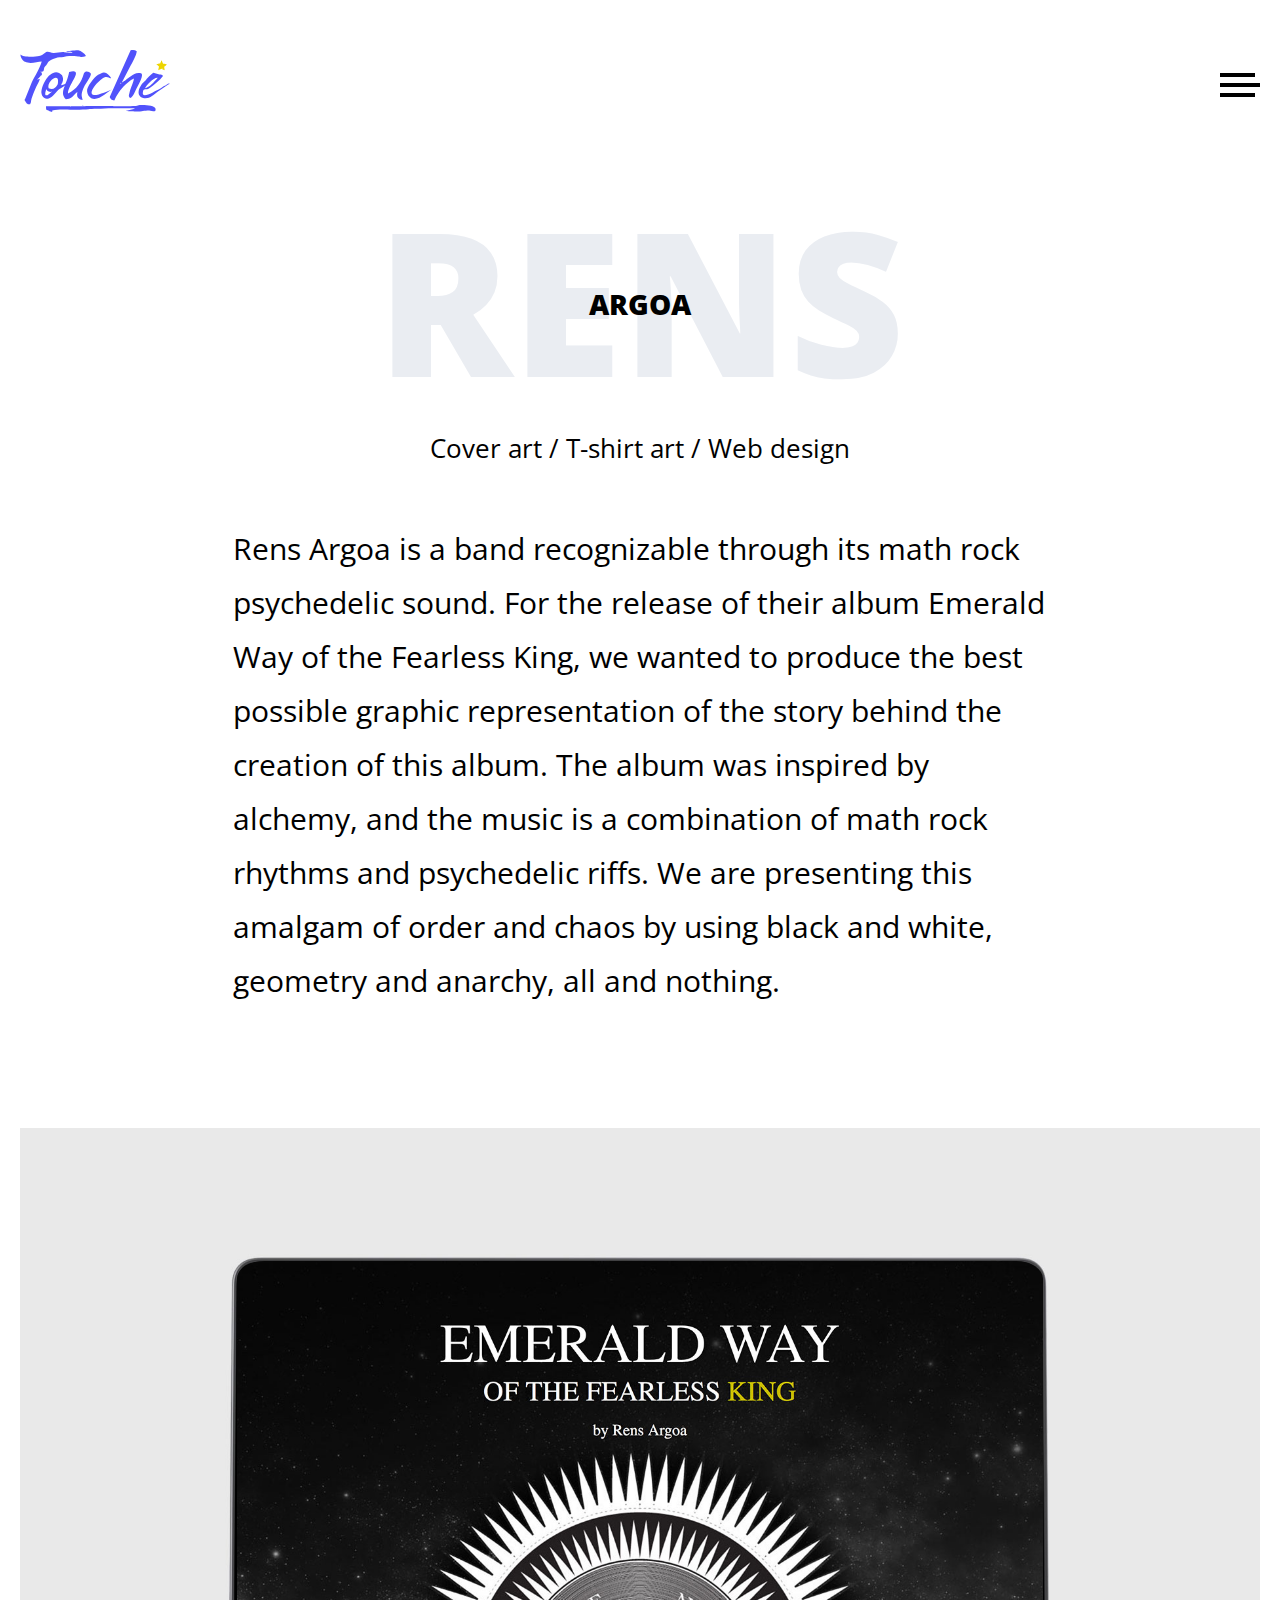
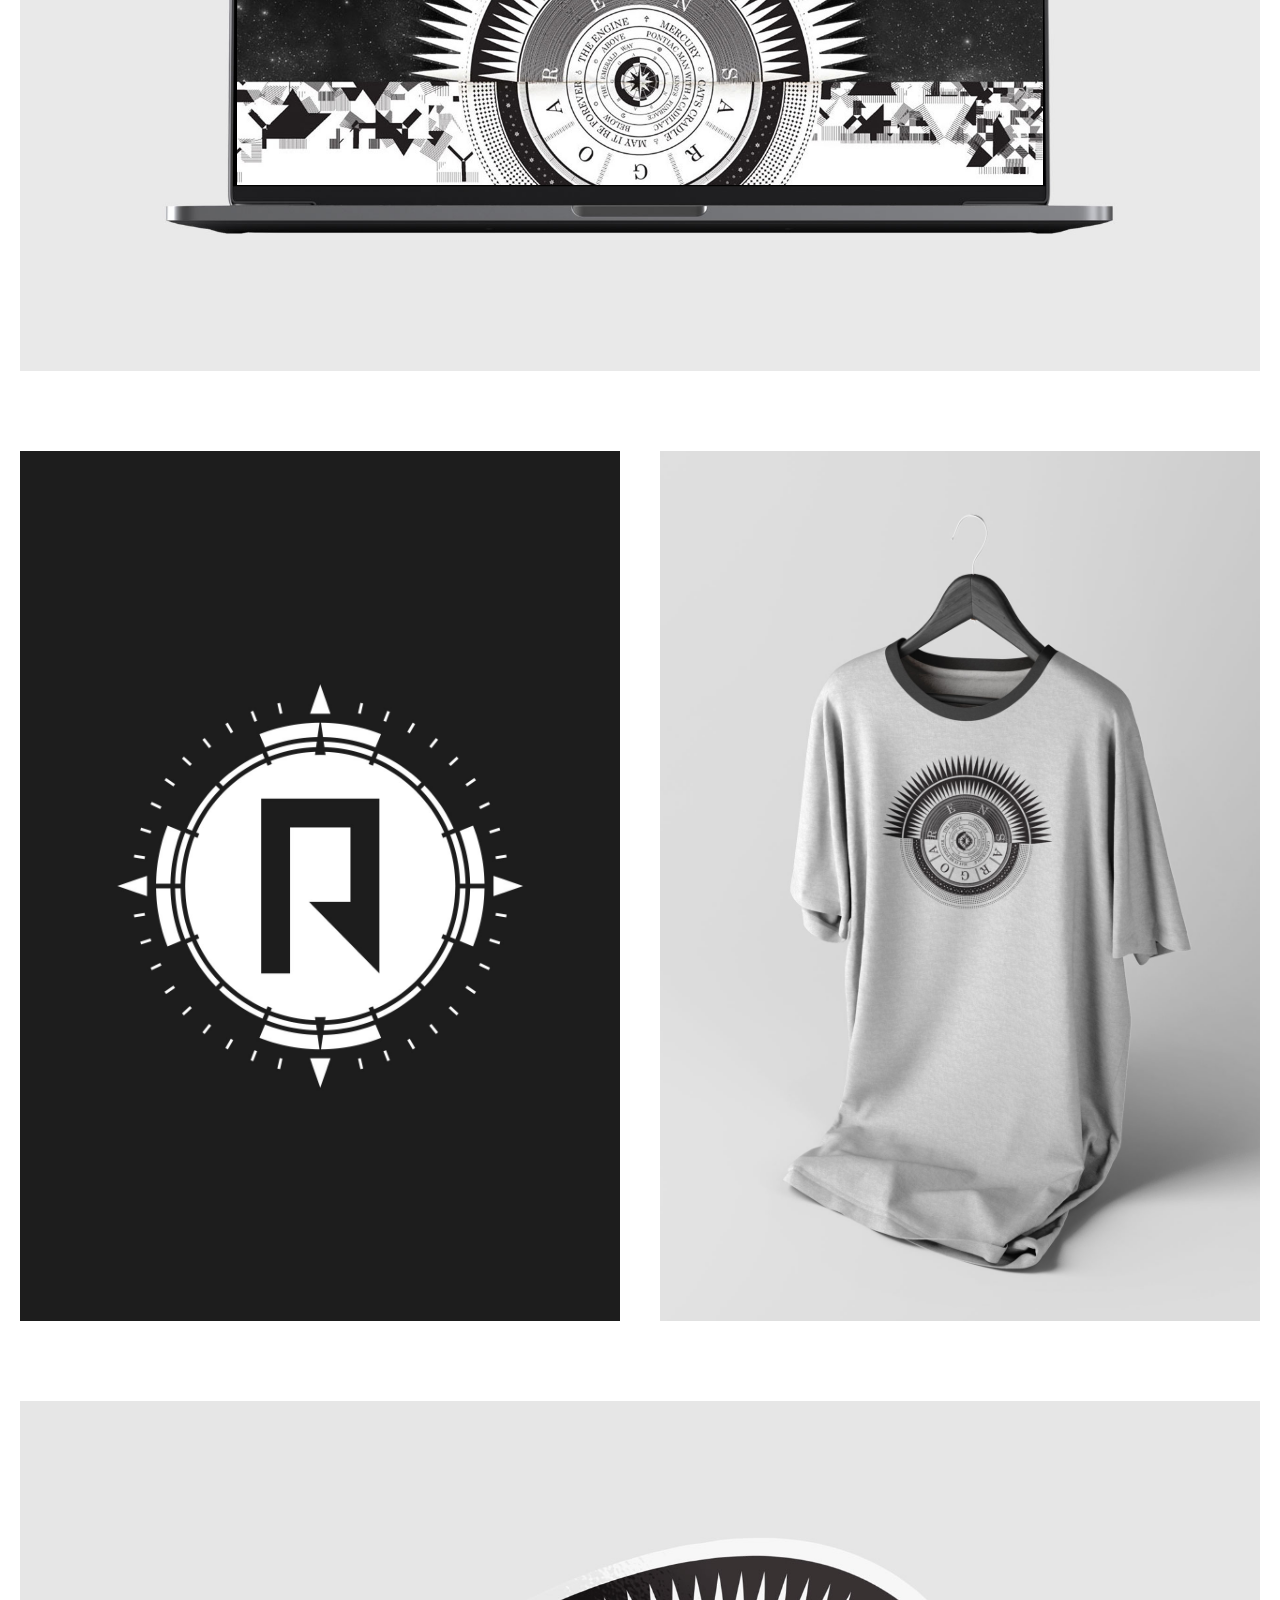
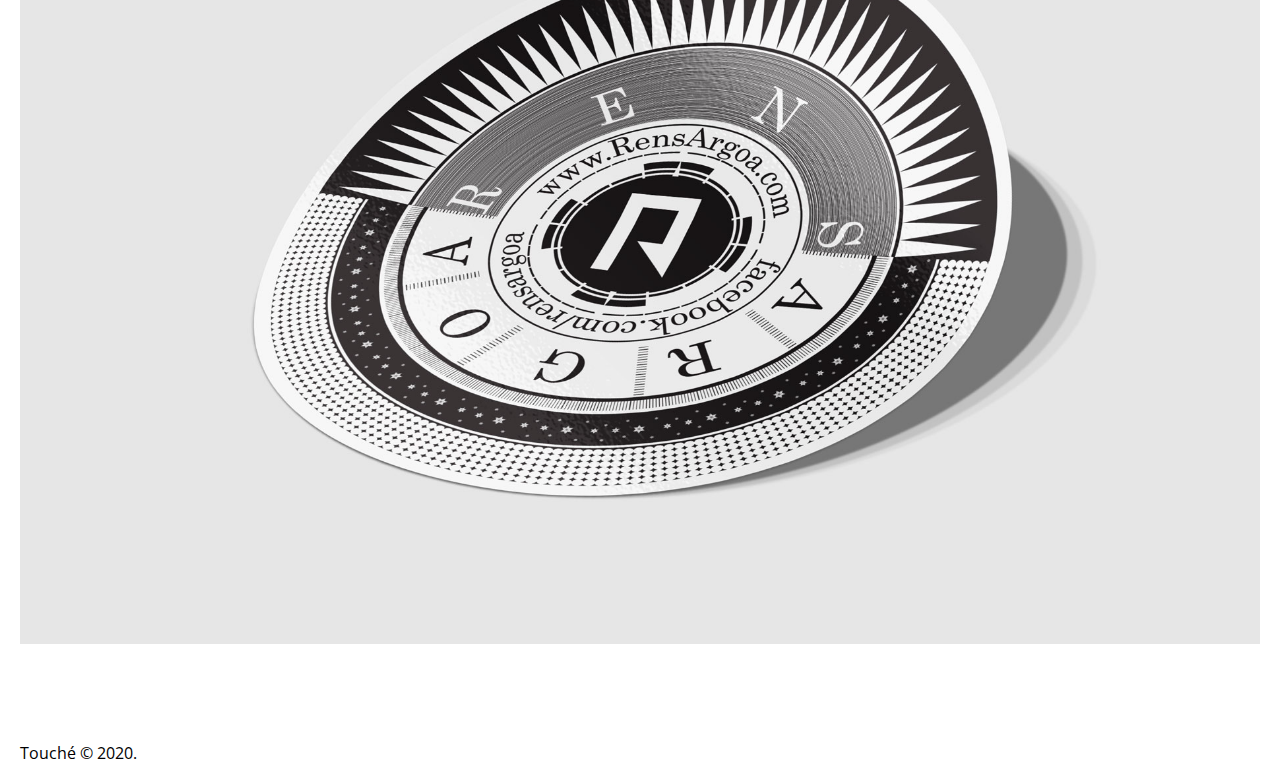
<file: works-pages/rens-argoa.html>
<!DOCTYPE html>
<html lang="en">
<head>
    <meta charset="UTF-8">
    <title>Home / Touché / Digital Design and Branding</title>
    <meta name="description" content=""/>
    <meta name="keywords" content=""/>
    
    <meta name="author" content="Artur Zybin" />
    <meta name="copyright" content="Artur Zybin" />
    
    <meta name="robots" content="index,follow" />
    
    <link rel="icon" type="image/png" sizes="32x32" href="../img/favicon_32.png">
    <link rel="icon" type="image/png" sizes="16x16" href="../img/favicon_16.png">
    
    <link rel="stylesheet" href="../css/styles.min.css">
    
    <link rel="stylesheet" href="../css/libs/normalize.min.css">
    <link rel="stylesheet" href="../css/libs/slick/slick.min.css">
    <link rel="stylesheet" href="../css/libs/slick/slick-theme.min.css">
    
    <link href="../css/libs/font-awesome.min.css" rel="stylesheet">
    
    <link href="https://fonts.googleapis.com/css?family=Open+Sans:300,300i,400,400i,700,700i,800,800i&amp;subset=latin-ext" rel="stylesheet">
</head>
<body>
    <header class="header">
        <div class="header-inner">
            <a href="../index.html" class="header-logo"><img src="../img/touche-logo.svg" alt="logo"></a>
            <button class="header-burger"><span></span></button>
            <div class="menu">
                <ul class="menu-list">
                    <li class="menu-list-item"><a href="../index.html">Home</a></li>
                    <li class="menu-list-item"><a href="../about.html">About</a></li>
                    <li class="menu-list-item"><a href="../work.html">Work</a></li>
                    <li class="menu-list-item"><a href="../contacts.html">Contact</a></li>
                </ul>
                <div class="menu-contacts">
                    <p class="menu-contacts-title">Tell us about your project. We're good listeners.</p>
                    <h4 class="menu-email"><a href="mailto:info@2che.com.hr">info@2che.com.hr</a></h4>
                </div>
            </div>
        </div>
    </header>
    
    <div class="worker">
        <div class="container">
            <div class="padding-element worker-main-information">
                <h1 class="name">Rens<span class="last-name">ARGOA</span></h1>
                <p class="services">Cover art / T-shirt art / Web design</p>
            </div>
            
            <p class="padding-element paragraph">
                Rens Argoa is a band recognizable through its math rock psychedelic sound. For the release of their album Emerald Way of the Fearless King, we wanted to produce the best possible graphic representation of the story behind the creation of this album. The album was inspired by alchemy, and the music is a combination of math rock rhythms and psychedelic riffs. We are presenting this amalgam of order and chaos by using black and white, geometry and anarchy, all and nothing.
            </p>
            
            <div class="padding-element full-container-image">
                <div class="wrapper">
                    <div class="img" style="background-image: url('../img/projects/macbook.jpg');">
                        <div class="macbook-screen">
                            <img src="../img/projects/rens-argoa/rens_argoa_web_design.jpg" class="page" data-name="rensArgoa">
                        </div>
                    </div>
                </div>
            </div>
            
            <div class="padding-element half-container-image">
                <div class="wrapper">
                    <div class="img" style="background-image: url('../img/projects/rens-argoa/rens_argoa_logo_design.jpg');"></div>
                </div>
            </div>
            <div class="padding-element half-container-image">
                <div class="wrapper">
                    <div class="img" style="background-image: url('../img/projects/rens-argoa/rens_argoa_shirt_art_design.jpg');"></div>
                </div>
            </div>
            
            <div class="padding-element full-container-image">
                <div class="wrapper">
                    <div class="img" style="background-image: url('../img/projects/rens-argoa/rens_argoa_sticker_design.jpg');"></div>
                </div>
            </div>
        </div>
    </div>
    
    <footer class="footer">
        <div class="container">Touché © 2020.</div>
    </footer>
    
    
    <!--jquery-->
    <script src="https://code.jquery.com/jquery-3.2.1.slim.min.js" integrity="sha384-KJ3o2DKtIkvYIK3UENzmM7KCkRr/rE9/Qpg6aAZGJwFDMVNA/GpGFF93hXpG5KkN" crossorigin="anonymous"></script>
    <script src="https://cdnjs.cloudflare.com/ajax/libs/popper.js/1.12.9/umd/popper.min.js" integrity="sha384-ApNbgh9B+Y1QKtv3Rn7W3mgPxhU9K/ScQsAP7hUibX39j7fakFPskvXusvfa0b4Q" crossorigin="anonymous"></script>
    <!--anime.js-->
    <script type="text/javascript" src="../js/01_anime.min.js"></script>
    
    <script type="text/javascript" src="../js/menu.js"></script>
    <script type="text/javascript" src="../js/work-example.js"></script>
</body>
</html>
</file>
<file: css/styles.min.css>
@charset "UTF-8";
*,
*:before,
*:after {
    font-family: "Open Sans", sans-serif;
    box-sizing: border-box;
}

ul {
    padding: 0;
    list-style: none;
}

button {
    padding: 0;
    cursor: pointer;
    border: none;
    background: none;
}

button:focus {
    outline: none;
}

body {
    overflow-x: hidden;
}

html {
    line-height: 1.15;
    -webkit-text-size-adjust: 100%;
}

body {
    margin: 0;
}

main {
    display: block;
}

h1 {
    font-size: 2em;
    margin: 0.67em 0;
}

hr {
    box-sizing: content-box;
    height: 0;
    overflow: visible;
}

pre {
    font-family: monospace, monospace;
    font-size: 1em;
}

a {
    background-color: transparent;
}

abbr[title] {
    border-bottom: none;
    text-decoration: underline;
    -webkit-text-decoration: underline dotted;
            text-decoration: underline dotted;
}

b, strong {
    font-weight: bolder;
}

code, kbd, samp {
    font-family: monospace, monospace;
    font-size: 1em;
}

small {
    font-size: 80%;
}

sub, sup {
    font-size: 75%;
    line-height: 0;
    position: relative;
    vertical-align: baseline;
}

sub {
    bottom: -0.25em;
}

sup {
    top: -0.5em;
}

img {
    border-style: none;
}

button, input, optgroup, select, textarea {
    font-family: inherit;
    font-size: 100%;
    line-height: 1.15;
    margin: 0;
}

button, input {
    overflow: visible;
}

button, select {
    text-transform: none;
}

[type=button], [type=reset], [type=submit], button {
    -webkit-appearance: button;
}

[type=button]::-moz-focus-inner, [type=reset]::-moz-focus-inner, [type=submit]::-moz-focus-inner, button::-moz-focus-inner {
    border-style: none;
    padding: 0;
}

[type=button]:-moz-focusring, [type=reset]:-moz-focusring, [type=submit]:-moz-focusring, button:-moz-focusring {
    outline: 1px dotted ButtonText;
}

fieldset {
    padding: 0.35em 0.75em 0.625em;
}

legend {
    box-sizing: border-box;
    color: inherit;
    display: table;
    max-width: 100%;
    padding: 0;
    white-space: normal;
}

progress {
    vertical-align: baseline;
}

textarea {
    overflow: auto;
}

[type=checkbox], [type=radio] {
    box-sizing: border-box;
    padding: 0;
}

[type=number]::-webkit-inner-spin-button, [type=number]::-webkit-outer-spin-button {
    height: auto;
}

[type=search] {
    -webkit-appearance: textfield;
    outline-offset: -2px;
}

[type=search]::-webkit-search-decoration {
    -webkit-appearance: none;
}

::-webkit-file-upload-button {
    -webkit-appearance: button;
    font: inherit;
}

details {
    display: block;
}

summary {
    display: list-item;
}

template {
    display: none;
}

[hidden] {
    display: none;
}

@font-face {
    font-family: "FontAwesome";
    src: url("../fonts/fontawesome-webfont.eot?v=4.7.0");
    src: url("../fonts/fontawesome-webfont.eot?#iefix&v=4.7.0") format("embedded-opentype"), url("../fonts/fontawesome-webfont.woff2?v=4.7.0") format("woff2"), url("../fonts/fontawesome-webfont.woff?v=4.7.0") format("woff"), url("../fonts/fontawesome-webfont.ttf?v=4.7.0") format("truetype"), url("../fonts/fontawesome-webfont.svg?v=4.7.0#fontawesomeregular") format("svg");
    font-weight: normal;
    font-style: normal;
}
.fa {
    display: inline-block;
    font: normal normal normal 14px/1 FontAwesome;
    font-size: inherit;
    text-rendering: auto;
    -webkit-font-smoothing: antialiased;
    -moz-osx-font-smoothing: grayscale;
}

.fa-lg {
    font-size: 1.33333333em;
    line-height: 0.75em;
    vertical-align: -15%;
}

.fa-2x {
    font-size: 2em;
}

.fa-3x {
    font-size: 3em;
}

.fa-4x {
    font-size: 4em;
}

.fa-5x {
    font-size: 5em;
}

.fa-fw {
    width: 1.28571429em;
    text-align: center;
}

.fa-ul {
    padding-left: 0;
    margin-left: 2.14285714em;
    list-style-type: none;
}

.fa-ul > li {
    position: relative;
}

.fa-li {
    position: absolute;
    left: -2.14285714em;
    width: 2.14285714em;
    top: 0.14285714em;
    text-align: center;
}

.fa-li.fa-lg {
    left: -1.85714286em;
}

.fa-border {
    padding: 0.2em 0.25em 0.15em;
    border: solid 0.08em #eee;
    border-radius: 0.1em;
}

.fa-pull-left {
    float: left;
}

.fa-pull-right {
    float: right;
}

.fa.fa-pull-left {
    margin-right: 0.3em;
}

.fa.fa-pull-right {
    margin-left: 0.3em;
}

.pull-right {
    float: right;
}

.pull-left {
    float: left;
}

.fa.pull-left {
    margin-right: 0.3em;
}

.fa.pull-right {
    margin-left: 0.3em;
}

.fa-spin {
    animation: fa-spin 2s infinite linear;
}

.fa-pulse {
    animation: fa-spin 1s infinite steps(8);
}
@keyframes fa-spin {
    0% {
        transform: rotate(0deg);
    }
    100% {
        transform: rotate(359deg);
    }
}
.fa-rotate-90 {
    -ms-filter: "progid:DXImageTransform.Microsoft.BasicImage(rotation=1)";
    transform: rotate(90deg);
}

.fa-rotate-180 {
    -ms-filter: "progid:DXImageTransform.Microsoft.BasicImage(rotation=2)";
    transform: rotate(180deg);
}

.fa-rotate-270 {
    -ms-filter: "progid:DXImageTransform.Microsoft.BasicImage(rotation=3)";
    transform: rotate(270deg);
}

.fa-flip-horizontal {
    -ms-filter: "progid:DXImageTransform.Microsoft.BasicImage(rotation=0, mirror=1)";
    transform: scale(-1, 1);
}

.fa-flip-vertical {
    -ms-filter: "progid:DXImageTransform.Microsoft.BasicImage(rotation=2, mirror=1)";
    transform: scale(1, -1);
}

:root .fa-rotate-90, :root .fa-rotate-180, :root .fa-rotate-270, :root .fa-flip-horizontal, :root .fa-flip-vertical {
    filter: none;
}

.fa-stack {
    position: relative;
    display: inline-block;
    width: 2em;
    height: 2em;
    line-height: 2em;
    vertical-align: middle;
}

.fa-stack-1x, .fa-stack-2x {
    position: absolute;
    left: 0;
    width: 100%;
    text-align: center;
}

.fa-stack-1x {
    line-height: inherit;
}

.fa-stack-2x {
    font-size: 2em;
}

.fa-inverse {
    color: #fff;
}

.fa-glass:before {
    content: "";
}

.fa-music:before {
    content: "";
}

.fa-search:before {
    content: "";
}

.fa-envelope-o:before {
    content: "";
}

.fa-heart:before {
    content: "";
}

.fa-star:before {
    content: "";
}

.fa-star-o:before {
    content: "";
}

.fa-user:before {
    content: "";
}

.fa-film:before {
    content: "";
}

.fa-th-large:before {
    content: "";
}

.fa-th:before {
    content: "";
}

.fa-th-list:before {
    content: "";
}

.fa-check:before {
    content: "";
}

.fa-remove:before, .fa-close:before, .fa-times:before {
    content: "";
}

.fa-search-plus:before {
    content: "";
}

.fa-search-minus:before {
    content: "";
}

.fa-power-off:before {
    content: "";
}

.fa-signal:before {
    content: "";
}

.fa-gear:before, .fa-cog:before {
    content: "";
}

.fa-trash-o:before {
    content: "";
}

.fa-home:before {
    content: "";
}

.fa-file-o:before {
    content: "";
}

.fa-clock-o:before {
    content: "";
}

.fa-road:before {
    content: "";
}

.fa-download:before {
    content: "";
}

.fa-arrow-circle-o-down:before {
    content: "";
}

.fa-arrow-circle-o-up:before {
    content: "";
}

.fa-inbox:before {
    content: "";
}

.fa-play-circle-o:before {
    content: "";
}

.fa-rotate-right:before, .fa-repeat:before {
    content: "";
}

.fa-refresh:before {
    content: "";
}

.fa-list-alt:before {
    content: "";
}

.fa-lock:before {
    content: "";
}

.fa-flag:before {
    content: "";
}

.fa-headphones:before {
    content: "";
}

.fa-volume-off:before {
    content: "";
}

.fa-volume-down:before {
    content: "";
}

.fa-volume-up:before {
    content: "";
}

.fa-qrcode:before {
    content: "";
}

.fa-barcode:before {
    content: "";
}

.fa-tag:before {
    content: "";
}

.fa-tags:before {
    content: "";
}

.fa-book:before {
    content: "";
}

.fa-bookmark:before {
    content: "";
}

.fa-print:before {
    content: "";
}

.fa-camera:before {
    content: "";
}

.fa-font:before {
    content: "";
}

.fa-bold:before {
    content: "";
}

.fa-italic:before {
    content: "";
}

.fa-text-height:before {
    content: "";
}

.fa-text-width:before {
    content: "";
}

.fa-align-left:before {
    content: "";
}

.fa-align-center:before {
    content: "";
}

.fa-align-right:before {
    content: "";
}

.fa-align-justify:before {
    content: "";
}

.fa-list:before {
    content: "";
}

.fa-dedent:before, .fa-outdent:before {
    content: "";
}

.fa-indent:before {
    content: "";
}

.fa-video-camera:before {
    content: "";
}

.fa-photo:before, .fa-image:before, .fa-picture-o:before {
    content: "";
}

.fa-pencil:before {
    content: "";
}

.fa-map-marker:before {
    content: "";
}

.fa-adjust:before {
    content: "";
}

.fa-tint:before {
    content: "";
}

.fa-edit:before, .fa-pencil-square-o:before {
    content: "";
}

.fa-share-square-o:before {
    content: "";
}

.fa-check-square-o:before {
    content: "";
}

.fa-arrows:before {
    content: "";
}

.fa-step-backward:before {
    content: "";
}

.fa-fast-backward:before {
    content: "";
}

.fa-backward:before {
    content: "";
}

.fa-play:before {
    content: "";
}

.fa-pause:before {
    content: "";
}

.fa-stop:before {
    content: "";
}

.fa-forward:before {
    content: "";
}

.fa-fast-forward:before {
    content: "";
}

.fa-step-forward:before {
    content: "";
}

.fa-eject:before {
    content: "";
}

.fa-chevron-left:before {
    content: "";
}

.fa-chevron-right:before {
    content: "";
}

.fa-plus-circle:before {
    content: "";
}

.fa-minus-circle:before {
    content: "";
}

.fa-times-circle:before {
    content: "";
}

.fa-check-circle:before {
    content: "";
}

.fa-question-circle:before {
    content: "";
}

.fa-info-circle:before {
    content: "";
}

.fa-crosshairs:before {
    content: "";
}

.fa-times-circle-o:before {
    content: "";
}

.fa-check-circle-o:before {
    content: "";
}

.fa-ban:before {
    content: "";
}

.fa-arrow-left:before {
    content: "";
}

.fa-arrow-right:before {
    content: "";
}

.fa-arrow-up:before {
    content: "";
}

.fa-arrow-down:before {
    content: "";
}

.fa-mail-forward:before, .fa-share:before {
    content: "";
}

.fa-expand:before {
    content: "";
}

.fa-compress:before {
    content: "";
}

.fa-plus:before {
    content: "";
}

.fa-minus:before {
    content: "";
}

.fa-asterisk:before {
    content: "";
}

.fa-exclamation-circle:before {
    content: "";
}

.fa-gift:before {
    content: "";
}

.fa-leaf:before {
    content: "";
}

.fa-fire:before {
    content: "";
}

.fa-eye:before {
    content: "";
}

.fa-eye-slash:before {
    content: "";
}

.fa-warning:before, .fa-exclamation-triangle:before {
    content: "";
}

.fa-plane:before {
    content: "";
}

.fa-calendar:before {
    content: "";
}

.fa-random:before {
    content: "";
}

.fa-comment:before {
    content: "";
}

.fa-magnet:before {
    content: "";
}

.fa-chevron-up:before {
    content: "";
}

.fa-chevron-down:before {
    content: "";
}

.fa-retweet:before {
    content: "";
}

.fa-shopping-cart:before {
    content: "";
}

.fa-folder:before {
    content: "";
}

.fa-folder-open:before {
    content: "";
}

.fa-arrows-v:before {
    content: "";
}

.fa-arrows-h:before {
    content: "";
}

.fa-bar-chart-o:before, .fa-bar-chart:before {
    content: "";
}

.fa-twitter-square:before {
    content: "";
}

.fa-facebook-square:before {
    content: "";
}

.fa-camera-retro:before {
    content: "";
}

.fa-key:before {
    content: "";
}

.fa-gears:before, .fa-cogs:before {
    content: "";
}

.fa-comments:before {
    content: "";
}

.fa-thumbs-o-up:before {
    content: "";
}

.fa-thumbs-o-down:before {
    content: "";
}

.fa-star-half:before {
    content: "";
}

.fa-heart-o:before {
    content: "";
}

.fa-sign-out:before {
    content: "";
}

.fa-linkedin-square:before {
    content: "";
}

.fa-thumb-tack:before {
    content: "";
}

.fa-external-link:before {
    content: "";
}

.fa-sign-in:before {
    content: "";
}

.fa-trophy:before {
    content: "";
}

.fa-github-square:before {
    content: "";
}

.fa-upload:before {
    content: "";
}

.fa-lemon-o:before {
    content: "";
}

.fa-phone:before {
    content: "";
}

.fa-square-o:before {
    content: "";
}

.fa-bookmark-o:before {
    content: "";
}

.fa-phone-square:before {
    content: "";
}

.fa-twitter:before {
    content: "";
}

.fa-facebook-f:before, .fa-facebook:before {
    content: "";
}

.fa-github:before {
    content: "";
}

.fa-unlock:before {
    content: "";
}

.fa-credit-card:before {
    content: "";
}

.fa-feed:before, .fa-rss:before {
    content: "";
}

.fa-hdd-o:before {
    content: "";
}

.fa-bullhorn:before {
    content: "";
}

.fa-bell:before {
    content: "";
}

.fa-certificate:before {
    content: "";
}

.fa-hand-o-right:before {
    content: "";
}

.fa-hand-o-left:before {
    content: "";
}

.fa-hand-o-up:before {
    content: "";
}

.fa-hand-o-down:before {
    content: "";
}

.fa-arrow-circle-left:before {
    content: "";
}

.fa-arrow-circle-right:before {
    content: "";
}

.fa-arrow-circle-up:before {
    content: "";
}

.fa-arrow-circle-down:before {
    content: "";
}

.fa-globe:before {
    content: "";
}

.fa-wrench:before {
    content: "";
}

.fa-tasks:before {
    content: "";
}

.fa-filter:before {
    content: "";
}

.fa-briefcase:before {
    content: "";
}

.fa-arrows-alt:before {
    content: "";
}

.fa-group:before, .fa-users:before {
    content: "";
}

.fa-chain:before, .fa-link:before {
    content: "";
}

.fa-cloud:before {
    content: "";
}

.fa-flask:before {
    content: "";
}

.fa-cut:before, .fa-scissors:before {
    content: "";
}

.fa-copy:before, .fa-files-o:before {
    content: "";
}

.fa-paperclip:before {
    content: "";
}

.fa-save:before, .fa-floppy-o:before {
    content: "";
}

.fa-square:before {
    content: "";
}

.fa-navicon:before, .fa-reorder:before, .fa-bars:before {
    content: "";
}

.fa-list-ul:before {
    content: "";
}

.fa-list-ol:before {
    content: "";
}

.fa-strikethrough:before {
    content: "";
}

.fa-underline:before {
    content: "";
}

.fa-table:before {
    content: "";
}

.fa-magic:before {
    content: "";
}

.fa-truck:before {
    content: "";
}

.fa-pinterest:before {
    content: "";
}

.fa-pinterest-square:before {
    content: "";
}

.fa-google-plus-square:before {
    content: "";
}

.fa-google-plus:before {
    content: "";
}

.fa-money:before {
    content: "";
}

.fa-caret-down:before {
    content: "";
}

.fa-caret-up:before {
    content: "";
}

.fa-caret-left:before {
    content: "";
}

.fa-caret-right:before {
    content: "";
}

.fa-columns:before {
    content: "";
}

.fa-unsorted:before, .fa-sort:before {
    content: "";
}

.fa-sort-down:before, .fa-sort-desc:before {
    content: "";
}

.fa-sort-up:before, .fa-sort-asc:before {
    content: "";
}

.fa-envelope:before {
    content: "";
}

.fa-linkedin:before {
    content: "";
}

.fa-rotate-left:before, .fa-undo:before {
    content: "";
}

.fa-legal:before, .fa-gavel:before {
    content: "";
}

.fa-dashboard:before, .fa-tachometer:before {
    content: "";
}

.fa-comment-o:before {
    content: "";
}

.fa-comments-o:before {
    content: "";
}

.fa-flash:before, .fa-bolt:before {
    content: "";
}

.fa-sitemap:before {
    content: "";
}

.fa-umbrella:before {
    content: "";
}

.fa-paste:before, .fa-clipboard:before {
    content: "";
}

.fa-lightbulb-o:before {
    content: "";
}

.fa-exchange:before {
    content: "";
}

.fa-cloud-download:before {
    content: "";
}

.fa-cloud-upload:before {
    content: "";
}

.fa-user-md:before {
    content: "";
}

.fa-stethoscope:before {
    content: "";
}

.fa-suitcase:before {
    content: "";
}

.fa-bell-o:before {
    content: "";
}

.fa-coffee:before {
    content: "";
}

.fa-cutlery:before {
    content: "";
}

.fa-file-text-o:before {
    content: "";
}

.fa-building-o:before {
    content: "";
}

.fa-hospital-o:before {
    content: "";
}

.fa-ambulance:before {
    content: "";
}

.fa-medkit:before {
    content: "";
}

.fa-fighter-jet:before {
    content: "";
}

.fa-beer:before {
    content: "";
}

.fa-h-square:before {
    content: "";
}

.fa-plus-square:before {
    content: "";
}

.fa-angle-double-left:before {
    content: "";
}

.fa-angle-double-right:before {
    content: "";
}

.fa-angle-double-up:before {
    content: "";
}

.fa-angle-double-down:before {
    content: "";
}

.fa-angle-left:before {
    content: "";
}

.fa-angle-right:before {
    content: "";
}

.fa-angle-up:before {
    content: "";
}

.fa-angle-down:before {
    content: "";
}

.fa-desktop:before {
    content: "";
}

.fa-laptop:before {
    content: "";
}

.fa-tablet:before {
    content: "";
}

.fa-mobile-phone:before, .fa-mobile:before {
    content: "";
}

.fa-circle-o:before {
    content: "";
}

.fa-quote-left:before {
    content: "";
}

.fa-quote-right:before {
    content: "";
}

.fa-spinner:before {
    content: "";
}

.fa-circle:before {
    content: "";
}

.fa-mail-reply:before, .fa-reply:before {
    content: "";
}

.fa-github-alt:before {
    content: "";
}

.fa-folder-o:before {
    content: "";
}

.fa-folder-open-o:before {
    content: "";
}

.fa-smile-o:before {
    content: "";
}

.fa-frown-o:before {
    content: "";
}

.fa-meh-o:before {
    content: "";
}

.fa-gamepad:before {
    content: "";
}

.fa-keyboard-o:before {
    content: "";
}

.fa-flag-o:before {
    content: "";
}

.fa-flag-checkered:before {
    content: "";
}

.fa-terminal:before {
    content: "";
}

.fa-code:before {
    content: "";
}

.fa-mail-reply-all:before, .fa-reply-all:before {
    content: "";
}

.fa-star-half-empty:before, .fa-star-half-full:before, .fa-star-half-o:before {
    content: "";
}

.fa-location-arrow:before {
    content: "";
}

.fa-crop:before {
    content: "";
}

.fa-code-fork:before {
    content: "";
}

.fa-unlink:before, .fa-chain-broken:before {
    content: "";
}

.fa-question:before {
    content: "";
}

.fa-info:before {
    content: "";
}

.fa-exclamation:before {
    content: "";
}

.fa-superscript:before {
    content: "";
}

.fa-subscript:before {
    content: "";
}

.fa-eraser:before {
    content: "";
}

.fa-puzzle-piece:before {
    content: "";
}

.fa-microphone:before {
    content: "";
}

.fa-microphone-slash:before {
    content: "";
}

.fa-shield:before {
    content: "";
}

.fa-calendar-o:before {
    content: "";
}

.fa-fire-extinguisher:before {
    content: "";
}

.fa-rocket:before {
    content: "";
}

.fa-maxcdn:before {
    content: "";
}

.fa-chevron-circle-left:before {
    content: "";
}

.fa-chevron-circle-right:before {
    content: "";
}

.fa-chevron-circle-up:before {
    content: "";
}

.fa-chevron-circle-down:before {
    content: "";
}

.fa-html5:before {
    content: "";
}

.fa-css3:before {
    content: "";
}

.fa-anchor:before {
    content: "";
}

.fa-unlock-alt:before {
    content: "";
}

.fa-bullseye:before {
    content: "";
}

.fa-ellipsis-h:before {
    content: "";
}

.fa-ellipsis-v:before {
    content: "";
}

.fa-rss-square:before {
    content: "";
}

.fa-play-circle:before {
    content: "";
}

.fa-ticket:before {
    content: "";
}

.fa-minus-square:before {
    content: "";
}

.fa-minus-square-o:before {
    content: "";
}

.fa-level-up:before {
    content: "";
}

.fa-level-down:before {
    content: "";
}

.fa-check-square:before {
    content: "";
}

.fa-pencil-square:before {
    content: "";
}

.fa-external-link-square:before {
    content: "";
}

.fa-share-square:before {
    content: "";
}

.fa-compass:before {
    content: "";
}

.fa-toggle-down:before, .fa-caret-square-o-down:before {
    content: "";
}

.fa-toggle-up:before, .fa-caret-square-o-up:before {
    content: "";
}

.fa-toggle-right:before, .fa-caret-square-o-right:before {
    content: "";
}

.fa-euro:before, .fa-eur:before {
    content: "";
}

.fa-gbp:before {
    content: "";
}

.fa-dollar:before, .fa-usd:before {
    content: "";
}

.fa-rupee:before, .fa-inr:before {
    content: "";
}

.fa-cny:before, .fa-rmb:before, .fa-yen:before, .fa-jpy:before {
    content: "";
}

.fa-ruble:before, .fa-rouble:before, .fa-rub:before {
    content: "";
}

.fa-won:before, .fa-krw:before {
    content: "";
}

.fa-bitcoin:before, .fa-btc:before {
    content: "";
}

.fa-file:before {
    content: "";
}

.fa-file-text:before {
    content: "";
}

.fa-sort-alpha-asc:before {
    content: "";
}

.fa-sort-alpha-desc:before {
    content: "";
}

.fa-sort-amount-asc:before {
    content: "";
}

.fa-sort-amount-desc:before {
    content: "";
}

.fa-sort-numeric-asc:before {
    content: "";
}

.fa-sort-numeric-desc:before {
    content: "";
}

.fa-thumbs-up:before {
    content: "";
}

.fa-thumbs-down:before {
    content: "";
}

.fa-youtube-square:before {
    content: "";
}

.fa-youtube:before {
    content: "";
}

.fa-xing:before {
    content: "";
}

.fa-xing-square:before {
    content: "";
}

.fa-youtube-play:before {
    content: "";
}

.fa-dropbox:before {
    content: "";
}

.fa-stack-overflow:before {
    content: "";
}

.fa-instagram:before {
    content: "";
}

.fa-flickr:before {
    content: "";
}

.fa-adn:before {
    content: "";
}

.fa-bitbucket:before {
    content: "";
}

.fa-bitbucket-square:before {
    content: "";
}

.fa-tumblr:before {
    content: "";
}

.fa-tumblr-square:before {
    content: "";
}

.fa-long-arrow-down:before {
    content: "";
}

.fa-long-arrow-up:before {
    content: "";
}

.fa-long-arrow-left:before {
    content: "";
}

.fa-long-arrow-right:before {
    content: "";
}

.fa-apple:before {
    content: "";
}

.fa-windows:before {
    content: "";
}

.fa-android:before {
    content: "";
}

.fa-linux:before {
    content: "";
}

.fa-dribbble:before {
    content: "";
}

.fa-skype:before {
    content: "";
}

.fa-foursquare:before {
    content: "";
}

.fa-trello:before {
    content: "";
}

.fa-female:before {
    content: "";
}

.fa-male:before {
    content: "";
}

.fa-gittip:before, .fa-gratipay:before {
    content: "";
}

.fa-sun-o:before {
    content: "";
}

.fa-moon-o:before {
    content: "";
}

.fa-archive:before {
    content: "";
}

.fa-bug:before {
    content: "";
}

.fa-vk:before {
    content: "";
}

.fa-weibo:before {
    content: "";
}

.fa-renren:before {
    content: "";
}

.fa-pagelines:before {
    content: "";
}

.fa-stack-exchange:before {
    content: "";
}

.fa-arrow-circle-o-right:before {
    content: "";
}

.fa-arrow-circle-o-left:before {
    content: "";
}

.fa-toggle-left:before, .fa-caret-square-o-left:before {
    content: "";
}

.fa-dot-circle-o:before {
    content: "";
}

.fa-wheelchair:before {
    content: "";
}

.fa-vimeo-square:before {
    content: "";
}

.fa-turkish-lira:before, .fa-try:before {
    content: "";
}

.fa-plus-square-o:before {
    content: "";
}

.fa-space-shuttle:before {
    content: "";
}

.fa-slack:before {
    content: "";
}

.fa-envelope-square:before {
    content: "";
}

.fa-wordpress:before {
    content: "";
}

.fa-openid:before {
    content: "";
}

.fa-institution:before, .fa-bank:before, .fa-university:before {
    content: "";
}

.fa-mortar-board:before, .fa-graduation-cap:before {
    content: "";
}

.fa-yahoo:before {
    content: "";
}

.fa-google:before {
    content: "";
}

.fa-reddit:before {
    content: "";
}

.fa-reddit-square:before {
    content: "";
}

.fa-stumbleupon-circle:before {
    content: "";
}

.fa-stumbleupon:before {
    content: "";
}

.fa-delicious:before {
    content: "";
}

.fa-digg:before {
    content: "";
}

.fa-pied-piper-pp:before {
    content: "";
}

.fa-pied-piper-alt:before {
    content: "";
}

.fa-drupal:before {
    content: "";
}

.fa-joomla:before {
    content: "";
}

.fa-language:before {
    content: "";
}

.fa-fax:before {
    content: "";
}

.fa-building:before {
    content: "";
}

.fa-child:before {
    content: "";
}

.fa-paw:before {
    content: "";
}

.fa-spoon:before {
    content: "";
}

.fa-cube:before {
    content: "";
}

.fa-cubes:before {
    content: "";
}

.fa-behance:before {
    content: "";
}

.fa-behance-square:before {
    content: "";
}

.fa-steam:before {
    content: "";
}

.fa-steam-square:before {
    content: "";
}

.fa-recycle:before {
    content: "";
}

.fa-automobile:before, .fa-car:before {
    content: "";
}

.fa-cab:before, .fa-taxi:before {
    content: "";
}

.fa-tree:before {
    content: "";
}

.fa-spotify:before {
    content: "";
}

.fa-deviantart:before {
    content: "";
}

.fa-soundcloud:before {
    content: "";
}

.fa-database:before {
    content: "";
}

.fa-file-pdf-o:before {
    content: "";
}

.fa-file-word-o:before {
    content: "";
}

.fa-file-excel-o:before {
    content: "";
}

.fa-file-powerpoint-o:before {
    content: "";
}

.fa-file-photo-o:before, .fa-file-picture-o:before, .fa-file-image-o:before {
    content: "";
}

.fa-file-zip-o:before, .fa-file-archive-o:before {
    content: "";
}

.fa-file-sound-o:before, .fa-file-audio-o:before {
    content: "";
}

.fa-file-movie-o:before, .fa-file-video-o:before {
    content: "";
}

.fa-file-code-o:before {
    content: "";
}

.fa-vine:before {
    content: "";
}

.fa-codepen:before {
    content: "";
}

.fa-jsfiddle:before {
    content: "";
}

.fa-life-bouy:before, .fa-life-buoy:before, .fa-life-saver:before, .fa-support:before, .fa-life-ring:before {
    content: "";
}

.fa-circle-o-notch:before {
    content: "";
}

.fa-ra:before, .fa-resistance:before, .fa-rebel:before {
    content: "";
}

.fa-ge:before, .fa-empire:before {
    content: "";
}

.fa-git-square:before {
    content: "";
}

.fa-git:before {
    content: "";
}

.fa-y-combinator-square:before, .fa-yc-square:before, .fa-hacker-news:before {
    content: "";
}

.fa-tencent-weibo:before {
    content: "";
}

.fa-qq:before {
    content: "";
}

.fa-wechat:before, .fa-weixin:before {
    content: "";
}

.fa-send:before, .fa-paper-plane:before {
    content: "";
}

.fa-send-o:before, .fa-paper-plane-o:before {
    content: "";
}

.fa-history:before {
    content: "";
}

.fa-circle-thin:before {
    content: "";
}

.fa-header:before {
    content: "";
}

.fa-paragraph:before {
    content: "";
}

.fa-sliders:before {
    content: "";
}

.fa-share-alt:before {
    content: "";
}

.fa-share-alt-square:before {
    content: "";
}

.fa-bomb:before {
    content: "";
}

.fa-soccer-ball-o:before, .fa-futbol-o:before {
    content: "";
}

.fa-tty:before {
    content: "";
}

.fa-binoculars:before {
    content: "";
}

.fa-plug:before {
    content: "";
}

.fa-slideshare:before {
    content: "";
}

.fa-twitch:before {
    content: "";
}

.fa-yelp:before {
    content: "";
}

.fa-newspaper-o:before {
    content: "";
}

.fa-wifi:before {
    content: "";
}

.fa-calculator:before {
    content: "";
}

.fa-paypal:before {
    content: "";
}

.fa-google-wallet:before {
    content: "";
}

.fa-cc-visa:before {
    content: "";
}

.fa-cc-mastercard:before {
    content: "";
}

.fa-cc-discover:before {
    content: "";
}

.fa-cc-amex:before {
    content: "";
}

.fa-cc-paypal:before {
    content: "";
}

.fa-cc-stripe:before {
    content: "";
}

.fa-bell-slash:before {
    content: "";
}

.fa-bell-slash-o:before {
    content: "";
}

.fa-trash:before {
    content: "";
}

.fa-copyright:before {
    content: "";
}

.fa-at:before {
    content: "";
}

.fa-eyedropper:before {
    content: "";
}

.fa-paint-brush:before {
    content: "";
}

.fa-birthday-cake:before {
    content: "";
}

.fa-area-chart:before {
    content: "";
}

.fa-pie-chart:before {
    content: "";
}

.fa-line-chart:before {
    content: "";
}

.fa-lastfm:before {
    content: "";
}

.fa-lastfm-square:before {
    content: "";
}

.fa-toggle-off:before {
    content: "";
}

.fa-toggle-on:before {
    content: "";
}

.fa-bicycle:before {
    content: "";
}

.fa-bus:before {
    content: "";
}

.fa-ioxhost:before {
    content: "";
}

.fa-angellist:before {
    content: "";
}

.fa-cc:before {
    content: "";
}

.fa-shekel:before, .fa-sheqel:before, .fa-ils:before {
    content: "";
}

.fa-meanpath:before {
    content: "";
}

.fa-buysellads:before {
    content: "";
}

.fa-connectdevelop:before {
    content: "";
}

.fa-dashcube:before {
    content: "";
}

.fa-forumbee:before {
    content: "";
}

.fa-leanpub:before {
    content: "";
}

.fa-sellsy:before {
    content: "";
}

.fa-shirtsinbulk:before {
    content: "";
}

.fa-simplybuilt:before {
    content: "";
}

.fa-skyatlas:before {
    content: "";
}

.fa-cart-plus:before {
    content: "";
}

.fa-cart-arrow-down:before {
    content: "";
}

.fa-diamond:before {
    content: "";
}

.fa-ship:before {
    content: "";
}

.fa-user-secret:before {
    content: "";
}

.fa-motorcycle:before {
    content: "";
}

.fa-street-view:before {
    content: "";
}

.fa-heartbeat:before {
    content: "";
}

.fa-venus:before {
    content: "";
}

.fa-mars:before {
    content: "";
}

.fa-mercury:before {
    content: "";
}

.fa-intersex:before, .fa-transgender:before {
    content: "";
}

.fa-transgender-alt:before {
    content: "";
}

.fa-venus-double:before {
    content: "";
}

.fa-mars-double:before {
    content: "";
}

.fa-venus-mars:before {
    content: "";
}

.fa-mars-stroke:before {
    content: "";
}

.fa-mars-stroke-v:before {
    content: "";
}

.fa-mars-stroke-h:before {
    content: "";
}

.fa-neuter:before {
    content: "";
}

.fa-genderless:before {
    content: "";
}

.fa-facebook-official:before {
    content: "";
}

.fa-pinterest-p:before {
    content: "";
}

.fa-whatsapp:before {
    content: "";
}

.fa-server:before {
    content: "";
}

.fa-user-plus:before {
    content: "";
}

.fa-user-times:before {
    content: "";
}

.fa-hotel:before, .fa-bed:before {
    content: "";
}

.fa-viacoin:before {
    content: "";
}

.fa-train:before {
    content: "";
}

.fa-subway:before {
    content: "";
}

.fa-medium:before {
    content: "";
}

.fa-yc:before, .fa-y-combinator:before {
    content: "";
}

.fa-optin-monster:before {
    content: "";
}

.fa-opencart:before {
    content: "";
}

.fa-expeditedssl:before {
    content: "";
}

.fa-battery-4:before, .fa-battery:before, .fa-battery-full:before {
    content: "";
}

.fa-battery-3:before, .fa-battery-three-quarters:before {
    content: "";
}

.fa-battery-2:before, .fa-battery-half:before {
    content: "";
}

.fa-battery-1:before, .fa-battery-quarter:before {
    content: "";
}

.fa-battery-0:before, .fa-battery-empty:before {
    content: "";
}

.fa-mouse-pointer:before {
    content: "";
}

.fa-i-cursor:before {
    content: "";
}

.fa-object-group:before {
    content: "";
}

.fa-object-ungroup:before {
    content: "";
}

.fa-sticky-note:before {
    content: "";
}

.fa-sticky-note-o:before {
    content: "";
}

.fa-cc-jcb:before {
    content: "";
}

.fa-cc-diners-club:before {
    content: "";
}

.fa-clone:before {
    content: "";
}

.fa-balance-scale:before {
    content: "";
}

.fa-hourglass-o:before {
    content: "";
}

.fa-hourglass-1:before, .fa-hourglass-start:before {
    content: "";
}

.fa-hourglass-2:before, .fa-hourglass-half:before {
    content: "";
}

.fa-hourglass-3:before, .fa-hourglass-end:before {
    content: "";
}

.fa-hourglass:before {
    content: "";
}

.fa-hand-grab-o:before, .fa-hand-rock-o:before {
    content: "";
}

.fa-hand-stop-o:before, .fa-hand-paper-o:before {
    content: "";
}

.fa-hand-scissors-o:before {
    content: "";
}

.fa-hand-lizard-o:before {
    content: "";
}

.fa-hand-spock-o:before {
    content: "";
}

.fa-hand-pointer-o:before {
    content: "";
}

.fa-hand-peace-o:before {
    content: "";
}

.fa-trademark:before {
    content: "";
}

.fa-registered:before {
    content: "";
}

.fa-creative-commons:before {
    content: "";
}

.fa-gg:before {
    content: "";
}

.fa-gg-circle:before {
    content: "";
}

.fa-tripadvisor:before {
    content: "";
}

.fa-odnoklassniki:before {
    content: "";
}

.fa-odnoklassniki-square:before {
    content: "";
}

.fa-get-pocket:before {
    content: "";
}

.fa-wikipedia-w:before {
    content: "";
}

.fa-safari:before {
    content: "";
}

.fa-chrome:before {
    content: "";
}

.fa-firefox:before {
    content: "";
}

.fa-opera:before {
    content: "";
}

.fa-internet-explorer:before {
    content: "";
}

.fa-tv:before, .fa-television:before {
    content: "";
}

.fa-contao:before {
    content: "";
}

.fa-500px:before {
    content: "";
}

.fa-amazon:before {
    content: "";
}

.fa-calendar-plus-o:before {
    content: "";
}

.fa-calendar-minus-o:before {
    content: "";
}

.fa-calendar-times-o:before {
    content: "";
}

.fa-calendar-check-o:before {
    content: "";
}

.fa-industry:before {
    content: "";
}

.fa-map-pin:before {
    content: "";
}

.fa-map-signs:before {
    content: "";
}

.fa-map-o:before {
    content: "";
}

.fa-map:before {
    content: "";
}

.fa-commenting:before {
    content: "";
}

.fa-commenting-o:before {
    content: "";
}

.fa-houzz:before {
    content: "";
}

.fa-vimeo:before {
    content: "";
}

.fa-black-tie:before {
    content: "";
}

.fa-fonticons:before {
    content: "";
}

.fa-reddit-alien:before {
    content: "";
}

.fa-edge:before {
    content: "";
}

.fa-credit-card-alt:before {
    content: "";
}

.fa-codiepie:before {
    content: "";
}

.fa-modx:before {
    content: "";
}

.fa-fort-awesome:before {
    content: "";
}

.fa-usb:before {
    content: "";
}

.fa-product-hunt:before {
    content: "";
}

.fa-mixcloud:before {
    content: "";
}

.fa-scribd:before {
    content: "";
}

.fa-pause-circle:before {
    content: "";
}

.fa-pause-circle-o:before {
    content: "";
}

.fa-stop-circle:before {
    content: "";
}

.fa-stop-circle-o:before {
    content: "";
}

.fa-shopping-bag:before {
    content: "";
}

.fa-shopping-basket:before {
    content: "";
}

.fa-hashtag:before {
    content: "";
}

.fa-bluetooth:before {
    content: "";
}

.fa-bluetooth-b:before {
    content: "";
}

.fa-percent:before {
    content: "";
}

.fa-gitlab:before {
    content: "";
}

.fa-wpbeginner:before {
    content: "";
}

.fa-wpforms:before {
    content: "";
}

.fa-envira:before {
    content: "";
}

.fa-universal-access:before {
    content: "";
}

.fa-wheelchair-alt:before {
    content: "";
}

.fa-question-circle-o:before {
    content: "";
}

.fa-blind:before {
    content: "";
}

.fa-audio-description:before {
    content: "";
}

.fa-volume-control-phone:before {
    content: "";
}

.fa-braille:before {
    content: "";
}

.fa-assistive-listening-systems:before {
    content: "";
}

.fa-asl-interpreting:before, .fa-american-sign-language-interpreting:before {
    content: "";
}

.fa-deafness:before, .fa-hard-of-hearing:before, .fa-deaf:before {
    content: "";
}

.fa-glide:before {
    content: "";
}

.fa-glide-g:before {
    content: "";
}

.fa-signing:before, .fa-sign-language:before {
    content: "";
}

.fa-low-vision:before {
    content: "";
}

.fa-viadeo:before {
    content: "";
}

.fa-viadeo-square:before {
    content: "";
}

.fa-snapchat:before {
    content: "";
}

.fa-snapchat-ghost:before {
    content: "";
}

.fa-snapchat-square:before {
    content: "";
}

.fa-pied-piper:before {
    content: "";
}

.fa-first-order:before {
    content: "";
}

.fa-yoast:before {
    content: "";
}

.fa-themeisle:before {
    content: "";
}

.fa-google-plus-circle:before, .fa-google-plus-official:before {
    content: "";
}

.fa-fa:before, .fa-font-awesome:before {
    content: "";
}

.fa-handshake-o:before {
    content: "";
}

.fa-envelope-open:before {
    content: "";
}

.fa-envelope-open-o:before {
    content: "";
}

.fa-linode:before {
    content: "";
}

.fa-address-book:before {
    content: "";
}

.fa-address-book-o:before {
    content: "";
}

.fa-vcard:before, .fa-address-card:before {
    content: "";
}

.fa-vcard-o:before, .fa-address-card-o:before {
    content: "";
}

.fa-user-circle:before {
    content: "";
}

.fa-user-circle-o:before {
    content: "";
}

.fa-user-o:before {
    content: "";
}

.fa-id-badge:before {
    content: "";
}

.fa-drivers-license:before, .fa-id-card:before {
    content: "";
}

.fa-drivers-license-o:before, .fa-id-card-o:before {
    content: "";
}

.fa-quora:before {
    content: "";
}

.fa-free-code-camp:before {
    content: "";
}

.fa-telegram:before {
    content: "";
}

.fa-thermometer-4:before, .fa-thermometer:before, .fa-thermometer-full:before {
    content: "";
}

.fa-thermometer-3:before, .fa-thermometer-three-quarters:before {
    content: "";
}

.fa-thermometer-2:before, .fa-thermometer-half:before {
    content: "";
}

.fa-thermometer-1:before, .fa-thermometer-quarter:before {
    content: "";
}

.fa-thermometer-0:before, .fa-thermometer-empty:before {
    content: "";
}

.fa-shower:before {
    content: "";
}

.fa-bathtub:before, .fa-s15:before, .fa-bath:before {
    content: "";
}

.fa-podcast:before {
    content: "";
}

.fa-window-maximize:before {
    content: "";
}

.fa-window-minimize:before {
    content: "";
}

.fa-window-restore:before {
    content: "";
}

.fa-times-rectangle:before, .fa-window-close:before {
    content: "";
}

.fa-times-rectangle-o:before, .fa-window-close-o:before {
    content: "";
}

.fa-bandcamp:before {
    content: "";
}

.fa-grav:before {
    content: "";
}

.fa-etsy:before {
    content: "";
}

.fa-imdb:before {
    content: "";
}

.fa-ravelry:before {
    content: "";
}

.fa-eercast:before {
    content: "";
}

.fa-microchip:before {
    content: "";
}

.fa-snowflake-o:before {
    content: "";
}

.fa-superpowers:before {
    content: "";
}

.fa-wpexplorer:before {
    content: "";
}

.fa-meetup:before {
    content: "";
}

.sr-only {
    position: absolute;
    width: 1px;
    height: 1px;
    padding: 0;
    margin: -1px;
    overflow: hidden;
    clip: rect(0, 0, 0, 0);
    border: 0;
}

.sr-only-focusable:active, .sr-only-focusable:focus {
    position: static;
    width: auto;
    height: auto;
    margin: 0;
    overflow: visible;
    clip: auto;
}

.slick-slider {
    position: relative;
    display: block;
    box-sizing: border-box;
    -webkit-user-select: none;
    user-select: none;
    -webkit-touch-callout: none;
    -khtml-user-select: none;
    touch-action: pan-y;
    -webkit-tap-highlight-color: transparent;
}

.slick-list {
    position: relative;
    display: block;
    overflow: hidden;
    margin: 0;
    padding: 0;
}

.slick-list:focus {
    outline: none;
}

.slick-list.dragging {
    cursor: pointer;
    cursor: hand;
}

.slick-slider .slick-list, .slick-slider .slick-track {
    transform: translate3d(0, 0, 0);
}

.slick-track {
    position: relative;
    top: 0;
    left: 0;
    display: block;
    margin-left: auto;
    margin-right: auto;
}

.slick-track:after, .slick-track:before {
    display: table;
    content: "";
}

.slick-track:after {
    clear: both;
}

.slick-loading .slick-track {
    visibility: hidden;
}

.slick-slide {
    display: none;
    float: left;
    height: 100%;
    min-height: 1px;
}

[dir=rtl] .slick-slide {
    float: right;
}

.slick-slide img {
    display: block;
}

.slick-slide.slick-loading img {
    display: none;
}

.slick-slide.dragging img {
    pointer-events: none;
}

.slick-initialized .slick-slide {
    display: block;
}

.slick-loading .slick-slide {
    visibility: hidden;
}

.slick-vertical .slick-slide {
    display: block;
    height: auto;
    border: 1px solid transparent;
}

.slick-arrow.slick-hidden {
    display: none;
}

@font-face {
    font-family: "slick";
    font-weight: normal;
    font-style: normal;
    src: url("../fonts/slick.eot");
    src: url("../fonts/slick.eot?#iefix") format("embedded-opentype"), url("../fonts/slick.woff") format("woff"), url("../fonts/slick.ttf") format("truetype"), url("../fonts/slick.svg#slick") format("svg");
}
.slick-next, .slick-prev {
    font-size: 0;
    line-height: 0;
    position: absolute;
    top: 50%;
    display: block;
    width: 20px;
    height: 20px;
    padding: 0;
    transform: translate(0, -50%);
    cursor: pointer;
    color: transparent;
    border: none;
    outline: none;
    background: transparent;
}

.slick-next:focus, .slick-next:hover, .slick-prev:focus, .slick-prev:hover {
    color: transparent;
    outline: none;
    background: transparent;
}

.slick-next:focus:before, .slick-next:hover:before, .slick-prev:focus:before, .slick-prev:hover:before {
    opacity: 1;
}

.slick-next.slick-disabled:before, .slick-prev.slick-disabled:before {
    opacity: 0.25;
}

.slick-next:before, .slick-prev:before {
    font-family: "slick";
    font-size: 20px;
    line-height: 1;
    opacity: 0.75;
    color: white;
    -webkit-font-smoothing: antialiased;
    -moz-osx-font-smoothing: grayscale;
}

.slick-prev {
    left: -25px;
}

[dir=rtl] .slick-prev {
    right: -25px;
    left: auto;
}

.slick-prev:before {
    content: "←";
}

[dir=rtl] .slick-prev:before {
    content: "→";
}

.slick-next {
    right: -25px;
}

[dir=rtl] .slick-next {
    right: auto;
    left: -25px;
}

.slick-next:before {
    content: "→";
}

[dir=rtl] .slick-next:before {
    content: "←";
}

.slick-dotted.slick-slider {
    margin-bottom: 30px;
}

.slick-dots {
    position: absolute;
    bottom: -25px;
    display: block;
    width: 100%;
    padding: 0;
    margin: 0;
    list-style: none;
    text-align: center;
}

.slick-dots li {
    position: relative;
    display: inline-block;
    width: 20px;
    height: 20px;
    margin: 0 5px;
    padding: 0;
    cursor: pointer;
}

.slick-dots li button {
    font-size: 0;
    line-height: 0;
    display: block;
    width: 20px;
    height: 20px;
    padding: 5px;
    cursor: pointer;
    color: transparent;
    border: 0;
    outline: none;
    background: transparent;
}

.slick-dots li button:focus, .slick-dots li button:hover {
    outline: none;
}

.slick-dots li button:focus:before, .slick-dots li button:hover:before {
    opacity: 1;
}

.slick-dots li button:before {
    font-family: "slick";
    font-size: 6px;
    line-height: 20px;
    position: absolute;
    top: 0;
    left: 0;
    width: 20px;
    height: 20px;
    content: "•";
    text-align: center;
    opacity: 0.25;
    color: black;
    -webkit-font-smoothing: antialiased;
    -moz-osx-font-smoothing: grayscale;
}

.slick-dots li.slick-active button:before {
    opacity: 0.75;
    color: black;
}

.header {
    position: fixed;
    z-index: 10;
    top: 0;
    width: 100%;
    height: 150px;
    transition-duration: 0.4s;
    background-color: #fff;
}
.header .header-inner {
    position: absolute;
    top: 50px;
    right: 40px;
    bottom: 30px;
    left: 40px;
}
.header .header-logo {
    display: inline-block;
    height: 70px;
}
.header .header-burger {
    position: absolute;
    z-index: 10;
    top: -5px;
    right: -10px;
    bottom: 0;
    width: 60px;
    height: 60px;
    margin: auto;
}
.header .header-burger span {
    line-height: 4px;
    position: absolute;
    left: 10px;
    display: block;
    width: 40px;
    height: 4px;
    background-color: #000;
}
.header .header-burger span:before, .header .header-burger span:after {
    position: absolute;
    top: 10px;
    left: 0;
    display: inline-block;
    width: 35px;
    height: 4px;
    content: " ";
    background-color: #000;
}
.header .header-burger span:after {
    top: auto;
    bottom: 10px;
}
.header .header-burger-closed span {
    transition-delay: 0.3s;
    background-color: inherit;
}
.header .header-burger-closed span:before, .header .header-burger-closed span:after {
    top: 0;
    bottom: 0;
    transition: top 0.3s, bottom 0.3s, transform 0.5s 0.3s, background-color 0s 0.3s;
    transform: rotate(-45deg);
    background-color: white;
}
.header .header-burger-closed span:after {
    transform: rotate(45deg);
}
.header .header-burger-opened span {
    transition-delay: 0.3s;
}
.header .header-burger-opened span:before {
    animation: cross-before-to-burger 0.8s;
}
@keyframes cross-before-to-burger {
    0% {
        top: 0;
        bottom: 0;
        transform: rotate(-45deg);
        background-color: #fff;
    }
    40% {
        top: 0;
        bottom: 0;
        transform: none;
        background-color: #fff;
    }
    41% {
        top: 0;
        bottom: auto;
    }
    100% {
        top: 10;
        bottom: auto;
    }
}
.header .header-burger-opened span:after {
    animation: cross-after-to-burger 0.8s;
}
@keyframes cross-after-to-burger {
    0% {
        top: 0;
        bottom: 0;
        transform: rotate(45deg);
        background-color: #fff;
    }
    40% {
        top: 0;
        bottom: 0;
        transform: none;
        background-color: #fff;
    }
    41% {
        top: auto;
        bottom: 0;
    }
    100% {
        top: auto;
        bottom: 10;
    }
}
.header .menu {
    position: fixed;
    top: 0;
    left: 0;
    width: 100%;
    height: 100vh;
    transform: translateY(-100%);
    color: #fff;
    background: #5152fc;
}
.header .menu-list {
    font-size: 64px;
    font-weight: 800;
    line-height: 1.5;
    width: 80%;
    margin: auto;
    margin-top: 10%;
}
.header .menu-list-item a {
    text-decoration: none;
    color: #fff;
}
.header .menu-list-item a:before {
    position: absolute;
    display: inline-block;
    width: 0;
    height: 3px;
    content: " ";
    transition: 300ms ease-in-out;
    transform: translateY(73px);
    background-color: #ebd505;
}
.header .menu-list-item a:hover:before {
    transition: 300ms ease-in-out;
}
.header .menu-list-item:nth-child(1) a:hover:before {
    width: 5.1ch;
}
.header .menu-list-item:nth-child(2) a:hover:before {
    width: 5.35ch;
}
.header .menu-list-item:nth-child(3) a:hover:before {
    width: 4.85ch;
}
.header .menu-list-item:nth-child(4) a:hover:before {
    width: 6.9ch;
}
.header .menu-contacts {
    width: 80%;
    margin: auto;
    margin-top: 100px;
    opacity: 0;
}
.header .menu-contacts-title {
    font-size: 24px;
    font-style: italic;
}
.header .menu-email a {
    font-size: 34px;
    font-weight: 800;
    text-decoration: none;
    color: #ebd505;
}
.header .menu-email a:hover {
    text-decoration: underline;
}
.header .menu-opened {
    transition: 0.3s cubic-bezier(0.67, 0.23, 0.76, 0.3);
    transform: none;
}
.header .menu-opened li:nth-child(1) {
    animation: fade-in-bottom 0.2s 0.3s cubic-bezier(0.61, 0.3, 0.67, 0.63) both;
}
.header .menu-opened li:nth-child(2) {
    animation: fade-in-bottom 0.2s 0.45s cubic-bezier(0.61, 0.3, 0.67, 0.63) both;
}
.header .menu-opened li:nth-child(3) {
    animation: fade-in-bottom 0.2s 0.6s cubic-bezier(0.61, 0.3, 0.67, 0.63) both;
}
.header .menu-opened li:nth-child(4) {
    animation: fade-in-bottom 0.2s 0.75s cubic-bezier(0.61, 0.3, 0.67, 0.63) both;
}
@keyframes fade-in-bottom {
    0% {
        transform: translateY(30px);
        opacity: 0;
    }
    100% {
        transform: translateY(0);
        opacity: 1;
    }
}
.header .menu-opened .menu-contacts {
    transition: 1.1s 0.5s;
    opacity: 1;
}
.header .menu-closed {
    transition: 0.3s 0.65s cubic-bezier(0.67, 0.23, 0.76, 0.3);
    transform: translateY(-100%);
}
.header .menu-closed li:nth-child(1) {
    animation: fade-out-top 0.2s cubic-bezier(0.61, 0.3, 0.67, 0.63) both;
}
.header .menu-closed li:nth-child(2) {
    animation: fade-out-top 0.2s 0.15s cubic-bezier(0.61, 0.3, 0.67, 0.63) both;
}
.header .menu-closed li:nth-child(3) {
    animation: fade-out-top 0.2s 0.3s cubic-bezier(0.61, 0.3, 0.67, 0.63) both;
}
.header .menu-closed li:nth-child(4) {
    animation: fade-out-top 0.2s 0.45s cubic-bezier(0.61, 0.3, 0.67, 0.63) both;
}
@keyframes fade-out-top {
    0% {
        transform: translateY(0);
        opacity: 1;
    }
    100% {
        transform: translateY(-30px);
        opacity: 0;
    }
}
.header .menu-closed .menu-contacts {
    transition: 0.5s;
}

@media screen and (max-width: 1365px), screen and (max-device-width: 1365px) {
    .header .header-inner {
        right: 20px;
        left: 20px;
        transition-duration: 0.4s;
    }
}
@media screen and (max-width: 1023px), screen and (max-device-width: 1023px) {
    .header {
        height: 100px;
        transition-duration: 0.4s;
    }
    .header .header-inner {
        top: 20px;
        bottom: 10px;
        transition-duration: 0.4s;
    }
}
@media screen and (max-width: 767px), screen and (max-device-width: 767px) {
    .header {
        height: 60px;
    }
    .header .header-inner {
        top: 0;
        bottom: 0;
        transition-duration: 0.4s;
    }
    .header .header-logo img {
        position: absolute;
        top: 10px;
        bottom: 10px;
        height: 40px;
    }
    .header .header-burger {
        position: absolute;
        z-index: 10;
        right: 0;
        width: 60px;
        height: 60px;
        margin-right: -10px;
    }
    .header .header-burger span {
        width: 34px;
        height: 2px;
    }
    .header .header-burger span:before, .header .header-burger span:after {
        width: 29px;
        height: 2px;
    }
    .header .menu-list {
        font-size: 44px;
        margin-top: 80px;
        margin-left: 30px;
    }
    .header .menu-list-item a:before {
        transform: translateY(51px);
    }
    .header .menu-contacts {
        margin-top: 65px;
        margin-left: 30px;
    }
    .header .menu-contacts-title {
        font-size: 15px;
    }
    .header .menu-contacts .menu-email {
        line-height: 10px;
    }
    .header .menu-contacts .menu-email a {
        font-size: 22px;
    }
}
.header-scrolled.header {
    height: 100px;
    transition-duration: 0.4s;
}
.header-scrolled.header .header-inner {
    top: 20px;
    bottom: 10px;
    transition-duration: 0.4s;
}

@media screen and (max-width: 767px), screen and (max-device-width: 767px) {
    .header-scrolled.header {
        height: 60px;
    }
    .header-scrolled.header .header-inner {
        top: 0;
        bottom: 0;
        transition-duration: 0.4s;
    }
    .header-scrolled.header .header-logo img {
        position: absolute;
        top: 10px;
        bottom: 10px;
        height: 40px;
    }
    .header-scrolled.header .header-burger {
        position: absolute;
        z-index: 10;
        right: 0;
        width: 60px;
        height: 60px;
        margin-right: -10px;
    }
    .header-scrolled.header .header-burger span {
        width: 34px;
        height: 2px;
    }
    .header-scrolled.header .header-burger span:before, .header-scrolled.header .header-burger span:after {
        width: 29px;
        height: 2px;
    }
    .header-scrolled.header .menu-list {
        font-size: 44px;
        margin-top: 80px;
        margin-left: 30px;
    }
    .header-scrolled.header .menu-list-item a:before {
        transform: translateY(51px);
    }
    .header-scrolled.header .menu-contacts {
        margin-top: 65px;
        margin-left: 30px;
    }
    .header-scrolled.header .menu-contacts-title {
        font-size: 15px;
    }
    .header-scrolled.header .menu-contacts .menu-email {
        line-height: 10px;
    }
    .header-scrolled.header .menu-contacts .menu-email a {
        font-size: 22px;
    }
}
.header-hidden {
    transform: translateY(-100%);
    transition-duration: 0.4s;
    transition-timing-function: ease;
}

.hero {
    padding-top: 150px;
}
.hero .container {
    position: relative;
    display: flex;
    flex-direction: row;
    box-sizing: border-box;
    max-width: 1460px;
    height: 787px;
    margin: auto;
    padding-bottom: 50px;
    flex-wrap: nowrap;
    justify-content: space-between;
}
.hero .hero-data {
    font-weight: 800;
    padding: 0 40px;
}
.hero .hero-heading {
    font-size: 96px;
    line-height: 115px;
    padding-top: 65px;
    color: #5152fc;
}
.hero .hero-subheading {
    font-size: 36px;
    margin: 36px 0;
    text-transform: uppercase;
}
.hero .typed-cursor {
    position: relative;
    top: -4px;
    color: #ebd505;
}
.hero .hero-slides-wrap {
    position: relative;
    z-index: 0;
    width: 50%;
}
.hero .hero-background {
    position: absolute;
    top: 20px;
    bottom: 80px;
    width: 100%;
    height: 637px;
}
.hero .hero-background .scene {
    position: absolute;
    z-index: -1;
    overflow: visible !important;
    width: 100%;
    height: 100%;
    transform: translate(-40%, -7%);
}
.hero .hero-background .scene path {
    fill: url(#fillGradient) #479;
}
.hero .hero-slider {
    padding: 0 40px;
}
.hero .one-slide {
    height: 737px;
    padding: 50px 0 100px;
    text-align: center;
}
.hero .one-slide:focus {
    outline: none;
}
.hero .one-slide .badge {
    position: absolute;
    z-index: 2;
    top: 0;
    right: 40px;
    width: 200px;
    height: 200px;
}
.hero .one-slide .avatar {
    position: relative;
    z-index: 3;
    display: inline-block;
    height: 587px;
}
.hero .one-slide .quote {
    font-size: 20px;
    font-style: italic;
    line-height: 30px;
    position: absolute;
    right: 0;
    bottom: 0;
    text-align: right;
}
.hero .one-slide .quote span {
    font-size: 14px;
}
.hero .scroll-tooltip {
    position: absolute;
    bottom: 50px;
    left: 40px;
    width: 40px;
    height: 81px;
}
.hero .scroll-tooltip span {
    font-size: 18px;
    font-weight: 700;
    font-style: italic;
    display: inline-block;
    margin-left: -16px;
    transform: rotate(-90deg);
}
.hero .scroll-tooltip img {
    position: absolute;
    bottom: 0;
    left: 0;
}

@media screen and (max-width: 1200px), screen and (max-device-width: 1200px) {
    .hero .one-slide .badge {
        width: 160px;
        height: 160px;
    }
}
@media screen and (max-width: 1023px), screen and (max-device-width: 1023px) {
    .hero {
        padding-top: 100px;
    }
    .hero .container {
        height: 837px;
    }
    .hero .hero-data {
        padding: 0 20px;
    }
    .hero .hero-heading {
        font-size: 70px;
        line-height: 84px;
        padding-top: 46px;
    }
    .hero .hero-subheading {
        font-size: 26px;
        margin: 26px 0;
    }
    .hero .hero-background {
        height: 687px;
    }
    .hero .hero-slider {
        padding: 0 20px;
    }
    .hero .one-slide {
        height: 787px;
    }
    .hero .one-slide .badge {
        top: 10px;
        right: 5px;
        width: 179px;
        height: 179px;
    }
    .hero .one-slide .avatar {
        height: 637px;
    }
}
@media screen and (max-width: 960px), screen and (max-device-width: 960px) {
    .hero .container {
        flex-direction: column;
        height: 1202px;
        text-align: center;
    }
    .hero .hero-heading {
        padding-top: 40px;
    }
    .hero .hero-subheading {
        line-height: 33px;
    }
    .hero .hero-slides-wrap {
        width: 100%;
        margin-top: 40px;
    }
    .hero .hero-background {
        right: 40px;
        left: 40px;
        width: calc(100% - 80px);
    }
    .hero .hero-background .scene {
        transform: translate(-90%, -7%);
    }
    .hero .one-slide {
        height: 820px;
    }
    .hero .one-slide .badge {
        top: 0;
        left: 50%;
        width: 200px;
        height: 200px;
        margin-left: 100px;
    }
    .hero .one-slide .avatar {
        height: 670px;
    }
    .hero .scroll-tooltip {
        visibility: hidden;
    }
}
@media screen and (max-width: 767px), screen and (max-device-width: 767px) {
    .hero {
        padding-top: 60px;
    }
    .hero .container {
        height: 970px;
    }
    .hero .hero-heading {
        font-size: 60px;
        line-height: 72px;
    }
    .hero .hero-subheading {
        font-size: 23px;
        line-height: 28px;
        margin: 24px 0;
    }
    .hero .hero-background {
        height: 520px;
    }
    .hero .one-slide {
        height: 620px;
    }
    .hero .one-slide .badge {
        top: 10px;
        width: 140px;
        height: 140px;
        margin-left: 70px;
    }
    .hero .one-slide .avatar {
        height: 470px;
    }
}
@media screen and (max-width: 480px), screen and (max-device-width: 480px) {
    .hero .container {
        height: 836px;
    }
    .hero .hero-heading {
        font-size: 42px;
        line-height: 50px;
    }
    .hero .hero-background {
        height: 430px;
    }
    .hero .one-slide {
        height: 530px;
    }
    .hero .one-slide .badge {
        top: 20px;
        right: 20px;
        left: auto;
        width: 100px;
        height: 100px;
        margin-left: 0;
    }
    .hero .one-slide .avatar {
        height: 380px;
    }
}
.authors {
    margin-top: 150px;
}
.authors .container {
    display: flex;
    flex-direction: column;
    width: 100%;
    max-width: 1460px;
    margin: auto;
    justify-content: center;
}
.authors .card {
    position: relative;
    overflow: hidden;
    width: 75%;
    max-width: 1095px;
    margin: 20px auto;
    padding: 0 40px;
    color: #fff;
}
.authors .card-1 {
    margin-left: 0;
}
.authors .card-2 {
    margin-right: 0;
}
.authors .card-image-wrapper {
    transition: 300ms ease-in-out;
}
.authors .card-image {
    transition: background-position 300ms 85ms ease-in-out, background-size 300ms ease-in-out;
    background-position: 100%;
    background-size: 101%;
}
.authors .card-image img {
    width: 100%;
}
.authors .card-link:hover {
    display: inline-block;
    overflow: hidden;
}
.authors .card-link:hover .card-image-wrapper {
    transition: 300ms ease-in-out;
    transform: scale(0.98);
}
.authors .card-link:hover .card-image {
    transition: background-position 300ms ease-in-out, background-size 300ms 85ms ease-in-out;
    background-position: 60%;
    background-size: 110%;
}
.authors .card-data {
    position: absolute;
    bottom: 0;
    width: calc(100% - 80px);
    padding: calc((100% - 80px) * .05);
    color: #fff;
}
.authors .card-1 .card-data {
    color: #000;
}
.authors .card-title {
    font-size: 20px;
    font-weight: 700;
    margin: 0;
    margin-bottom: 25px;
}
.authors .card-description {
    font-size: 16px;
    line-height: 29px;
    margin: 0;
}

@media screen and (max-width: 1365px), screen and (max-device-width: 1365px) {
    .authors .card {
        padding: 0 20px;
    }
}
@media screen and (max-width: 1023px), screen and (max-device-width: 1023px) {
    .authors {
        margin-top: 80px;
    }
    .authors .card {
        width: 100%;
        margin-top: 0;
    }
    .authors .card-data {
        width: calc(100% - 40px);
        padding: calc((100% - 40px) * .05);
    }
}
@media screen and (max-width: 767px), screen and (max-device-width: 767px) {
    .authors {
        margin-top: 40px;
    }
    .authors .card-title {
        font-size: 18px;
        margin-bottom: 10px;
    }
    .authors .card-description {
        font-size: 14px;
    }
}
.hands {
    overflow: hidden;
    height: 633px;
    padding-top: 150px;
}
.hands .container {
    position: relative;
    width: 100%;
    max-width: 1460px;
    height: 100%;
    margin: auto;
    padding: 0 20px;
    text-align: center;
}
.hands .hand:before {
    position: absolute;
    display: inline-block;
    animation: flicker 4s linear infinite both;
}
@keyframes flicker {
    0%, 100% {
        opacity: 1;
    }
    40% {
        opacity: 1;
    }
    45% {
        opacity: 0;
    }
    50% {
        opacity: 1;
    }
    55% {
        opacity: 0;
    }
    60% {
        opacity: 1;
    }
}
.hands .hand-left {
    position: absolute;
    z-index: -1;
    top: 70px;
    right: 50%;
    margin-right: 250px;
}
.hands .hand-left:before {
    top: 160px;
    left: 100%;
    width: 65px;
    height: 85px;
    content: url("../img/lightning_01.svg");
}
.hands .hand-right {
    position: absolute;
    z-index: -1;
    top: -210px;
    left: 50%;
    margin-left: 250px;
}
.hands .hand-right:before {
    top: 450px;
    right: 98%;
    width: 95px;
    height: 55px;
    content: url("../img/lightning_02.svg");
}
.hands .hands-phrase {
    font-size: 42px;
    font-style: italic;
    line-height: 1.8;
    margin: 0 0 10px;
}
.hands .hands-title {
    font-size: 62px;
    font-weight: 800;
    font-style: italic;
    line-height: 1.2;
    position: relative;
    margin: 0 0 25px;
    color: #5152fc;
}
.hands .hands-title span:before {
    position: absolute;
    z-index: -1;
    right: 0;
    bottom: 0.22em;
    left: 0;
    display: block;
    width: 12.3ch;
    height: 3px;
    margin: auto;
    content: "";
    background-color: #ebd505;
}
.hands .hands-undertext {
    font-size: 224px;
    font-weight: 800;
    line-height: 224px;
    position: relative;
    z-index: -2;
    top: -30px;
    color: #eaedf2;
}

@media screen and (max-width: 1365px), screen and (max-device-width: 1365px) {
    .hands {
        height: 588px;
    }
    .hands .hands-phrase {
        font-size: 38px;
    }
    .hands .hands-title {
        font-size: 56px;
    }
    .hands .hands-undertext {
        font-size: 200px;
        line-height: 200px;
    }
}
@media screen and (max-width: 1200px), screen and (max-device-width: 1200px) {
    .hands {
        height: 543px;
    }
    .hands .hand-left {
        top: 25px;
        margin-right: 150px;
        transform: scale(0.9);
    }
    .hands .hand-right {
        top: -235px;
        margin-left: 150px;
        transform: scale(0.9);
    }
    .hands .hands-phrase {
        font-size: 36px;
    }
    .hands .hands-title {
        font-size: 50px;
    }
    .hands .hands-undertext {
        font-size: 170px;
        line-height: 170px;
    }
}
@media screen and (max-width: 1023px), screen and (max-device-width: 1023px) {
    .hands {
        height: 400px;
        padding-top: 80px;
    }
    .hands .hands-phrase {
        font-size: 32px;
    }
    .hands .hands-title {
        font-size: 42px;
    }
    .hands .hands-undertext {
        font-size: 120px;
        line-height: 120px;
    }
}
@media screen and (max-width: 767px), screen and (max-device-width: 767px) {
    .hands {
        height: 331px;
        padding: 40px 0;
    }
    .hands .hand-left {
        top: -22px;
        margin-right: -50px;
        transform: scale(0.7);
    }
    .hands .hand-right {
        top: -245px;
        margin-left: -30px;
        transform: scale(0.7);
    }
    .hands .hands-phrase {
        font-size: 28px;
    }
    .hands .hands-title {
        font-size: 34px;
    }
    .hands .hands-undertext {
        font-size: 76px;
        line-height: 76px;
        top: -10px;
    }
}
@media screen and (max-width: 490px), screen and (max-device-width: 490px) {
    .hands {
        height: 381px;
    }
}
@media screen and (max-width: 480px), screen and (max-device-width: 480px) {
    .hands {
        height: 273px;
        padding: 40px 0;
    }
    .hands .hand-left {
        top: -70px;
        margin-right: -130px;
        transform: scale(0.6);
    }
    .hands .hand-right {
        top: -260px;
        margin-left: -120px;
        transform: scale(0.6);
    }
    .hands .hands-phrase {
        font-size: 20px;
    }
    .hands .hands-title {
        font-size: 30px;
    }
    .hands .hands-undertext {
        font-size: 48px;
        line-height: 48px;
        top: -10px;
    }
}
.standout {
    margin: 120px 0;
}
.standout .container {
    display: flex;
    width: 100%;
    max-width: 1460px;
    margin: auto;
    flex-wrap: wrap;
}
.standout .standout-title {
    padding: 0 40px;
    flex-basis: 0;
    flex-grow: 1;
    flex-shrink: 1;
}
.standout .standout-title h2 {
    font-size: 52px;
    font-weight: 800;
    line-height: 1.2;
    margin: 0;
    margin-bottom: 25px;
    color: #5152fc;
}
.standout .standout-title span {
    display: block;
    color: #eaedf2;
}
.standout .standout-phrase {
    padding: 0 40px;
    flex-basis: 0;
    flex-grow: 1;
    flex-shrink: 1;
}
.standout .standout-phrase p {
    font-size: 20px;
    line-height: 1.8;
    margin: 0;
    margin-bottom: 25px;
}

@media screen and (max-width: 1365px), screen and (max-device-width: 1365px) {
    .standout .standout-title {
        padding: 0 20px;
    }
    .standout .standout-title h2 {
        font-size: 42px;
    }
    .standout .standout-phrase {
        padding: 0 20px;
    }
}
@media screen and (max-width: 1023px), screen and (max-device-width: 1023px) {
    .standout {
        margin: 80px 0;
    }
    .standout .standout-title {
        flex-basis: 100%;
    }
    .standout .standout-title span {
        display: inline;
    }
    .standout .standout-phrase p {
        font-size: 18px;
    }
}
@media screen and (max-width: 767px), screen and (max-device-width: 767px) {
    .standout {
        margin: 40px 0;
    }
    .standout .standout-title h2 {
        font-size: 34px;
    }
    .standout .standout-phrase {
        flex-basis: 100%;
    }
}
@media screen and (max-width: 480px), screen and (max-device-width: 480px) {
    .standout .standout-title span {
        display: block;
    }
}
.testimonials {
    margin-top: 150px;
    padding: 120px 0;
    background-color: #5152fc;
}
.testimonials .container {
    display: flex;
    width: 100%;
    max-width: 1460px;
    height: 100%;
    margin: auto;
}
.testimonials .testimonials-column {
    position: relative;
    width: 50%;
    padding: 0 40px;
    flex-basis: 0;
    flex-grow: 1;
    flex-shrink: 1;
}
.testimonials .testimonials-title {
    font-size: 68px;
    font-weight: 800;
    line-height: 1.2;
    margin-top: 0;
    margin-bottom: 25px;
    color: #fff;
}
.testimonials .testimonials-subtitle {
    font-size: 26px;
    font-weight: 700;
    line-height: 1.2;
    margin-top: 0;
    margin-bottom: 25px;
    color: #fff;
}
.testimonials .slide {
    padding-left: 150px;
}
.testimonials .testimonials-quote {
    font-size: 24px;
    font-style: italic;
    line-height: 1.8;
    margin: 35px 0;
}
.testimonials .testimonials-author {
    font-size: 18px;
    line-height: 1.8;
    margin: 0;
    margin-bottom: 25px;
    color: #fff;
}
.testimonials .testimonials-author span {
    font-size: 15px;
    color: #000;
}
.testimonials .testimonials-arrows {
    position: absolute;
    top: 0;
    width: 110px;
    height: 100px;
}
.testimonials .slick-prev {
    top: 25px;
    left: 0;
    width: 110px;
    height: 50px;
    border-bottom: 1px solid #000;
}
.testimonials .slick-prev:before {
    font-family: "FontAwesome";
    font-size: 27px;
    font-weight: 500;
    content: "";
    color: #000;
}
.testimonials .slick-prev:hover:before {
    transition-delay: 50ms;
    transition-duration: 400ms;
    color: #fff;
}
.testimonials .slick-next {
    top: 75px;
    left: 0;
    width: 110px;
    height: 50px;
}
.testimonials .slick-next:before {
    font-family: "FontAwesome";
    font-size: 27px;
    font-weight: 500;
    content: "";
    color: #000;
}
.testimonials .slick-next:hover:before {
    transition-delay: 50ms;
    transition-duration: 400ms;
    color: #fff;
}
.testimonials .slick-dots li {
    margin: 0 -2px;
}
.testimonials .slick-dots button:before {
    font-size: 10px;
    cursor: default;
    color: #fff;
}
.testimonials .slick-dots .slick-active button:before {
    color: #fff;
}
.testimonials .slick-dots button:hover:before {
    opacity: 0.25;
}
.testimonials .slick-dots .slick-active button:hover:before {
    opacity: 1;
}

@media screen and (max-width: 1365px), screen and (max-device-width: 1365px) {
    .testimonials .testimonials-title {
        font-size: 60px;
    }
}
@media screen and (max-width: 1023px), screen and (max-device-width: 1023px) {
    .testimonials {
        margin-top: 80px;
        padding: 80px 0;
    }
    .testimonials .container {
        flex-direction: column;
    }
    .testimonials .testimonials-column {
        width: 100%;
        margin-top: 30px;
        padding: 0 20px;
    }
}
@media screen and (max-width: 767px), screen and (max-device-width: 767px) {
    .testimonials {
        margin-top: 40px;
        padding: 40px 0;
    }
    .testimonials .testimonials-column {
        margin-top: 0;
    }
    .testimonials .testimonials-column:nth-child(2) {
        margin-top: 30px;
    }
    .testimonials .slide {
        padding-left: 0;
    }
    .testimonials .testimonials-title {
        font-size: 50px;
    }
    .testimonials .testimonials-subtitle {
        font-size: 20px;
    }
    .testimonials .testimonials-quote {
        font-size: 20px;
    }
    .testimonials .testimonials-arrows {
        top: -100px;
        border-bottom: 1px solid black;
    }
}
@media screen and (max-width: 480px), screen and (max-device-width: 480px) {
    .testimonials .testimonials-title {
        font-size: 42px;
    }
}
.our-location {
    margin: 60px 0;
}
.our-location .container {
    font-size: 0;
    position: relative;
    width: 100%;
    max-width: 1460px;
    margin: auto;
}
.our-location .location-info {
    display: inline-block;
    width: 33.33%;
    padding: 0 40px;
    vertical-align: bottom;
}
.our-location .location-info-title {
    font-size: 18px;
    font-weight: 700;
    line-height: 1.2;
    margin: 100px 0 25px;
    color: #5152fc;
}
.our-location .location-info-sentence {
    font-size: 32px;
    line-height: 1.4;
    margin: 0;
    margin-bottom: 25px;
}
.our-location .location-info-sentence a {
    text-decoration: none;
    color: #000;
}
.our-location .location-info-sentence a:hover {
    text-decoration: underline;
}
.our-location .location-card {
    position: relative;
    display: inline-block;
    width: 66.66%;
    padding: 0 40px;
    vertical-align: top;
}
.our-location .location-figure {
    position: relative;
    z-index: -2;
    width: 100%;
    max-width: 720px;
}
.our-location .location-figure img {
    position: relative;
    left: 7%;
    width: 86%;
}
.our-location .location-figure .location-figure-background {
    position: absolute;
    top: 8%;
    width: 86%;
}
.our-location .location-card-content {
    position: absolute;
    top: 45%;
    right: 40px;
    width: 100%;
    max-width: 460px;
}
.our-location .location-card-title {
    font-size: 68px;
    font-weight: 800;
    font-style: italic;
    line-height: 1.2;
    position: relative;
    margin: 0;
    margin-bottom: 25px;
    text-align: center;
    color: #5152fc;
}
.our-location .location-card-title span:before {
    position: absolute;
    z-index: -1;
    right: 0;
    bottom: 0.19em;
    left: 0;
    display: block;
    width: 10.1ch;
    height: 3px;
    margin: auto;
    content: "";
    background-color: #ebd505;
}
.our-location .location-card-subtitle {
    font-size: 14px;
    font-style: italic;
    line-height: 1.8;
    margin: 0;
    margin-bottom: 25px;
    text-align: right;
}

@media screen and (max-width: 1023px), screen and (max-device-width: 1023px) {
    .our-location .location-info {
        display: block;
        width: 100%;
        padding: 0 20px;
    }
    .our-location .location-info-title:first-child {
        margin-top: 0;
    }
    .our-location .location-card {
        display: block;
        width: 100%;
    }
    .our-location .location-card-content {
        transform: translateX(20px);
    }
    .our-location .location-card-title {
        font-size: 60px;
    }
}
@media screen and (max-width: 767px), screen and (max-device-width: 767px) {
    .our-location .location-info-sentence {
        font-size: 24px;
    }
    .our-location .location-card-title {
        font-size: 40px;
    }
}
.awards .container {
    width: 100%;
    max-width: 1460px;
    margin: auto;
    padding: 0 40px 5px;
}
.awards img {
    height: 120px;
    margin-right: 10px;
}

@media screen and (max-width: 1365px), screen and (max-device-width: 1365px) {
    .awards .container {
        padding: 0 20px 5px;
    }
}
@media screen and (max-width: 480px), screen and (max-device-width: 480px) {
    .awards .container {
        padding-bottom: 5px;
    }
    .awards img {
        height: 90px;
    }
}
@media screen and (max-width: 400px), screen and (max-device-width: 480px) {
    .awards img {
        height: 70px;
    }
}
@media screen and (max-width: 330px), screen and (max-device-width: 480px) {
    .awards img {
        height: 50px;
    }
}
.footer .container {
    width: 100%;
    max-width: 1460px;
    margin: auto;
    padding: 15px 40px;
    font-size: 16px;
    line-height: 1.8;
}

@media screen and (max-width: 1365px), screen and (max-device-width: 1365px) {
    .footer .container {
        padding: 15px 20px;
    }
}
.about-main {
    padding-top: 150px;
}
.about-main .container {
    width: 100%;
    max-width: 1460px;
    margin: auto;
}
.about-main .container > * {
    padding: 0 40px;
}
.about-main .main-title {
    margin: 100px 0;
    line-height: 1.2;
    font-size: 96px;
    font-weight: 800;
    color: #5152fc;
    width: 75%;
}
.about-main .main-img {
    width: 100%;
}
.about-main .main-content {
    padding-top: 100px;
    width: 50%;
    margin: auto;
    line-height: 1.8;
    font-size: 26px;
}
.about-main .main-content-paragraph {
    margin: 0;
    padding-bottom: 60px;
}

.our-location .location-card-title.lets-roll span:before {
    width: 7.35ch;
}

@media screen and (max-width: 1365px), screen and (max-device-width: 1365px) {
    .about-main .container > * {
        padding: 0 20px;
    }
    .about-main .main-title {
        font-size: 80px;
    }
    .about-main .main-content {
        padding-top: 100px;
        width: 66.6666666667%;
    }
}
@media screen and (max-width: 1023px), screen and (max-device-width: 1023px) {
    .about-main {
        padding-top: 100px;
    }
    .about-main .main-title {
        font-size: 70px;
        margin-top: 40px;
        width: 100%;
    }
    .about-main .main-content {
        padding-top: 40px;
        width: 100%;
    }
}
@media screen and (max-width: 767px), screen and (max-device-width: 767px) {
    .about-main {
        padding-top: 60px;
    }
    .about-main .main-title {
        font-size: 60px;
        margin-bottom: 40px;
    }
    .about-main .main-content {
        font-size: 20px;
        padding-bottom: 40px;
    }
    .about-main .main-content-paragraph {
        padding-bottom: 30px;
    }
}
@media screen and (max-width: 480px), screen and (max-device-width: 480px) {
    .about-main .main-title {
        font-size: 42px;
    }
    .about-main .main-content {
        font-size: 20px;
        padding-bottom: 40px;
    }
    .about-main .main-content-paragraph {
        padding-bottom: 30px;
    }
}
.contacts-main {
    margin-bottom: 100px;
    padding-top: 150px;
}
.contacts-main .container {
    font-size: 0;
    position: relative;
    width: 100%;
    max-width: 1460px;
    margin: auto;
}
.contacts-main .main-info {
    display: inline-block;
    width: 50%;
    padding: 0 40px;
}
.contacts-main .main-info-heading {
    font-size: 68px;
    font-weight: 800;
    line-height: 1.2;
    margin: 100px 0 25px;
    color: #5152fc;
}
.contacts-main .main-info-subheading {
    font-size: 36px;
    font-weight: 800;
    line-height: 1.8;
    margin: 0;
    margin-bottom: 25px;
}
.contacts-main .main-info-title {
    font-size: 18px;
    font-weight: 700;
    line-height: 1.2;
    margin: 100px 0 25px;
    color: #5152fc;
}
.contacts-main .main-info-sentence {
    font-size: 32px;
    line-height: 1.4;
    margin: 0;
    margin-bottom: 25px;
}
.contacts-main .main-info-sentence a {
    text-decoration: none;
    color: #000;
}
.contacts-main .main-info-sentence a:hover {
    text-decoration: underline;
}
.contacts-main .main-figure {
    position: relative;
    display: inline-block;
    width: 50%;
    padding: 0 40px 8px;
    text-align: center;
    vertical-align: top;
}
.contacts-main .main-figure img {
    position: relative;
    width: 96%;
}
.contacts-main .main-figure .main-figure-background {
    position: absolute;
    top: 8%;
    left: 0;
    width: 96%;
}

@media screen and (max-width: 1365px), screen and (max-device-width: 1365px) {
    .contacts-main .main-info-heading {
        font-size: 60px;
    }
}
@media screen and (max-width: 1023px), screen and (max-device-width: 1023px) {
    .contacts-main {
        padding-top: 100px;
    }
    .contacts-main .main-info {
        display: block;
        width: 100%;
        padding: 0 20px;
    }
    .contacts-main .main-info-heading {
        margin-top: 40px;
    }
    .contacts-main .main-info-subheading {
        font-size: 26px;
    }
    .contacts-main .main-info-title:first-child {
        margin-top: 0;
    }
    .contacts-main .main-figure {
        width: 100%;
    }
    .contacts-main .main-figure .main-figure-background {
        right: 0;
        margin: auto;
    }
}
@media screen and (max-width: 767px), screen and (max-device-width: 767px) {
    .contacts-main {
        padding-top: 60px;
    }
}
@media screen and (max-width: 480px), screen and (max-device-width: 480px) {
    .contacts-main .main-info-heading {
        font-size: 42px;
    }
    .contacts-main .main-info-subheading {
        font-size: 23px;
    }
}
.work-main {
    margin-top: 150px;
    padding: 50px 0 100px;
}
.work-main .container {
    width: 100%;
    max-width: 1460px;
    margin: auto;
}
.work-main .main-list-item {
    display: block;
    padding: 50px 40px;
    text-decoration: none;
}
.work-main .main-list-item .title {
    font-size: 64px;
    font-weight: 800;
    line-height: 1.2;
    margin: 0;
    transition: 0.3s ease;
    letter-spacing: 1px;
    color: #5152fc;
}
.work-main .main-list-item span {
    font-size: 22px;
    font-weight: 400;
    line-height: 1.5;
    color: #000;
}
.work-main .main-list-item:hover .title {
    padding-left: 50px;
    transition-duration: 0.3s;
}
.work-main .main-list-item:hover + .main-list-item-image {
    transition: opacity 1s ease;
    opacity: 1;
}
.work-main .main-list-item-image {
    position: fixed;
    z-index: -1;
    top: 10vh;
    right: 50px;
    width: 56%;
    max-width: 1066px;
    height: 80vh;
    transition: opacity 1s ease;
    opacity: 0;
    background-position: center center;
    background-size: cover;
}
.work-main .main-list-item-image img {
    width: 100%;
    height: 100%;
}

@media screen and (max-width: 1365px), screen and (max-device-width: 1365px) {
    .work-main .main-list-item {
        padding: 50px 20px;
    }
}
@media screen and (max-width: 1023px), screen and (max-device-width: 1023px) {
    .work-main {
        margin-top: 100px;
    }
    .work-main .main-list-item .title {
        font-size: 54px;
    }
}
@media screen and (max-width: 767px), screen and (max-device-width: 767px) {
    .work-main {
        margin-top: 60px;
    }
    .work-main .main-list-item {
        padding: 30px 20px;
    }
    .work-main .main-list-item .title {
        font-size: 42px;
    }
    .work-main .main-list-item span {
        font-size: 20px;
    }
    .work-main .main-list-item:hover .title {
        padding-left: 0;
    }
    .work-main .main-list-item-image {
        visibility: hidden;
    }
}
@media screen and (max-width: 480px), screen and (max-device-width: 480px) {
    .work-main .main-list-item .title {
        font-size: 32px;
    }
    .work-main .main-list-item span {
        font-size: 16px;
        display: inline-block;
        padding: 4px 0 2px;
    }
}
.worker {
    margin-top: 150px;
    padding: 50px 0 0;
}
.worker .container {
    width: 100%;
    max-width: 1460px;
    margin: auto;
    font-size: 0;
}
.worker .padding-element {
    padding: 0 40px;
}
.worker .worker-main-information {
    position: relative;
}
.worker .worker-main-information .name {
    font-size: 224px;
    font-weight: 800;
    line-height: 1;
    position: relative;
    margin: 0;
    margin-bottom: 25px;
    text-align: center;
    text-transform: uppercase;
    color: #eaedf2;
}
.worker .worker-main-information .last-name {
    padding-top: 10px;
    font-size: 28px;
    line-height: 1.2;
    position: absolute;
    top: 50%;
    right: 0;
    left: 0;
    display: block;
    transform: translateY(-50%);
    color: #000;
}
.worker .worker-main-information .services {
    text-align: center;
    margin: 0;
    margin-bottom: 50px;
    line-height: 1.8;
    font-size: 26px;
}
.worker .paragraph {
    line-height: 1.8;
    font-size: 30px;
    margin: 20px auto 120px;
    width: 66.6666666667%;
}
.worker .img {
    background-position: center center;
    background-size: cover;
    position: absolute;
    top: 0;
    bottom: 0;
    left: 0;
    right: 0;
}
.worker .wrapper {
    position: relative;
    margin-bottom: 80px;
}
.worker .full-page-image .wrapper {
    padding-top: 40%;
}
.worker .full-container-image .wrapper {
    padding-top: 68%;
}
.worker .half-container-image {
    width: 50%;
    display: inline-block;
}
.worker .half-container-image .wrapper {
    padding-top: 145%;
}
.worker .macbook-screen {
    width: 65%;
    height: 62.1%;
    margin: auto;
    position: absolute;
    left: 0;
    right: 0;
    top: 15.8%;
    border-top-left-radius: 3.4%;
    border-top-right-radius: 3.4%;
    overflow: hidden;
}
.worker .macbook-screen .page {
    width: 100%;
}

@media screen and (max-width: 1365px), screen and (max-device-width: 1365px) {
    .worker .padding-element {
        padding: 0 20px;
    }
    .worker .worker-main-information .name {
        font-size: 200px;
    }
}
@media screen and (max-width: 1023px), screen and (max-device-width: 1023px) {
    .worker {
        margin-top: 100px;
    }
    .worker .padding-element {
        padding: 0 20px;
    }
    .worker .worker-main-information .name {
        font-size: 170px;
    }
    .worker .paragraph {
        width: 100%;
    }
    .worker .wrapper {
        margin-bottom: 20px;
    }
}
@media screen and (max-width: 767px), screen and (max-device-width: 767px) {
    .worker {
        margin-top: 60px;
    }
    .worker .worker-main-information .name {
        font-size: 100px;
    }
    .worker .worker-main-information .last-name {
        font-size: 24px;
    }
    .worker .worker-main-information .services {
        font-size: 22px;
    }
    .worker .paragraph {
        font-size: 24px;
        margin-bottom: 40px;
    }
    .worker .half-container-image {
        width: 100%;
    }
}
@media screen and (max-width: 480px), screen and (max-device-width: 480px) {
    .worker {
        margin-top: 60px;
    }
    .worker .worker-main-information .name {
        font-size: 90px;
    }
    .worker .worker-main-information .last-name {
        font-size: 18px;
    }
    .worker .worker-main-information .services {
        font-size: 20px;
    }
    .worker .paragraph {
        font-size: 20px;
        margin-bottom: 40px;
    }
    .worker .half-container-image {
        width: 100%;
    }
}
</file>
